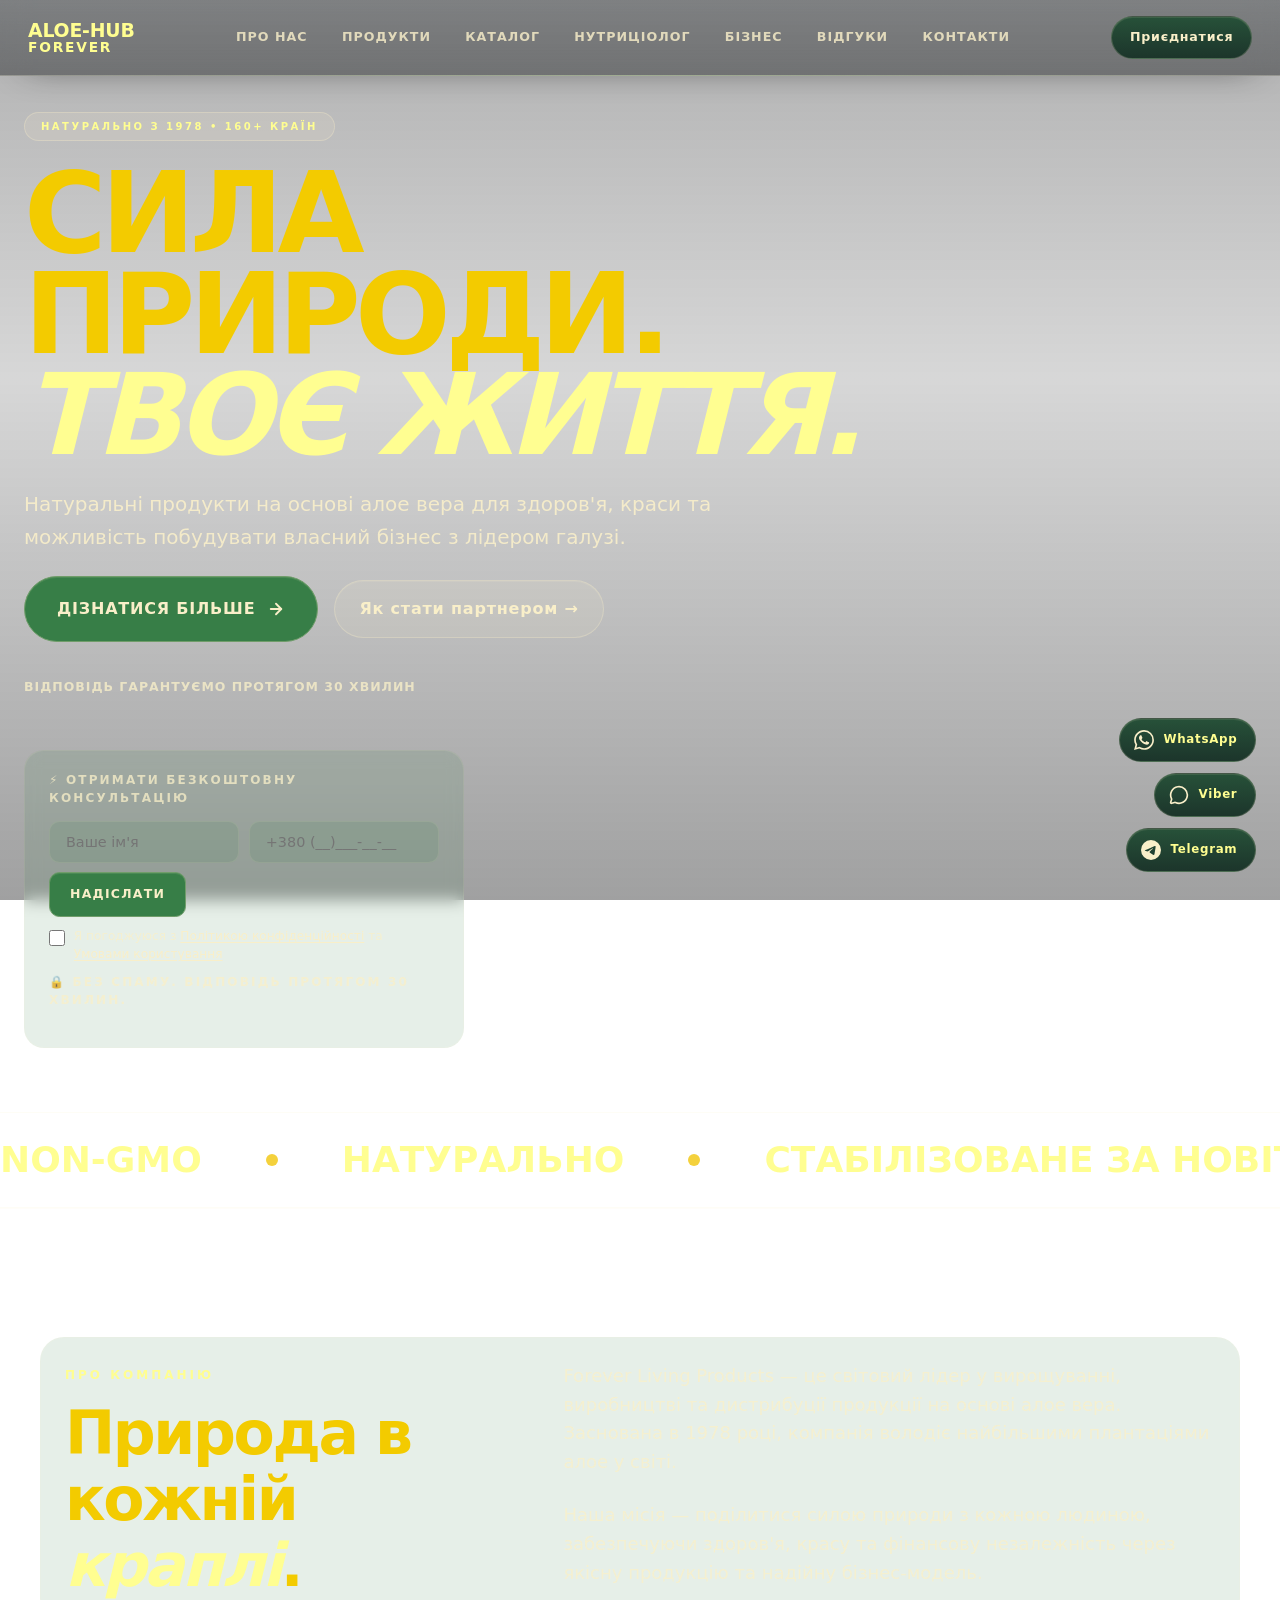
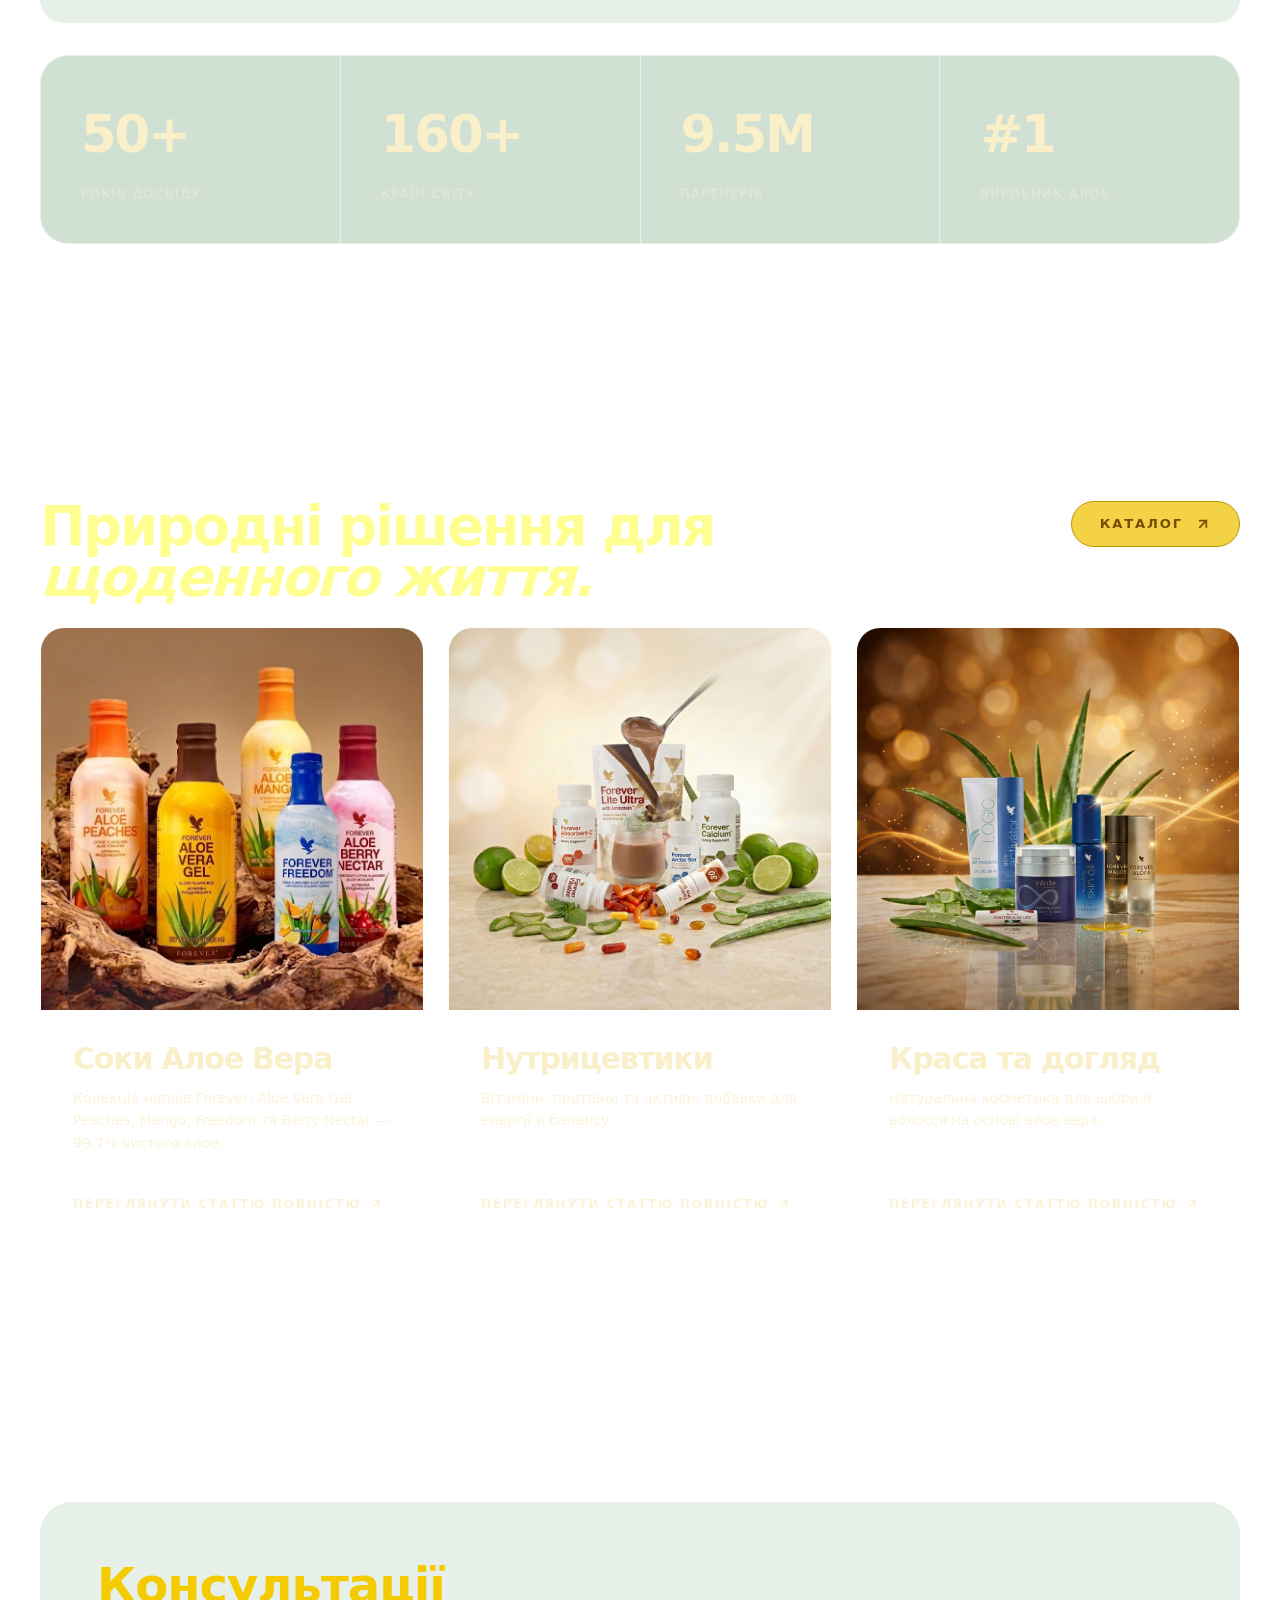
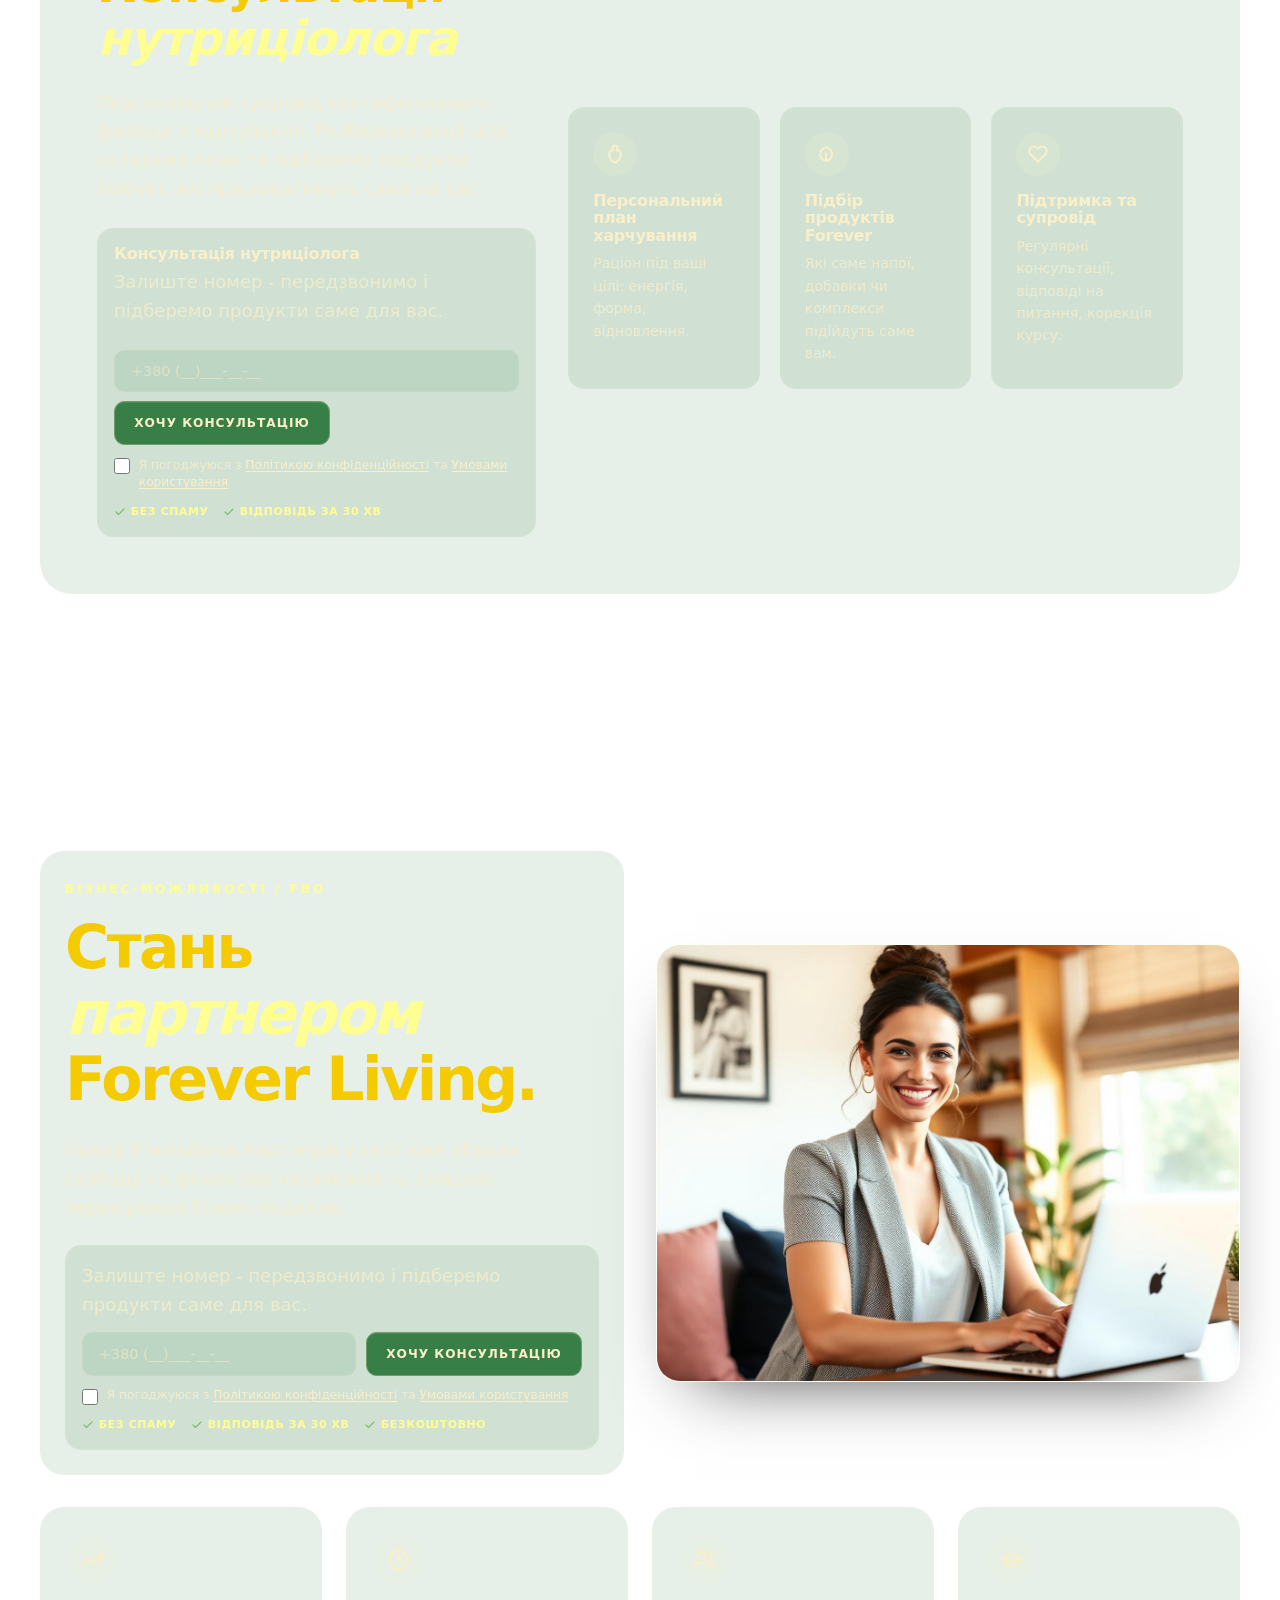
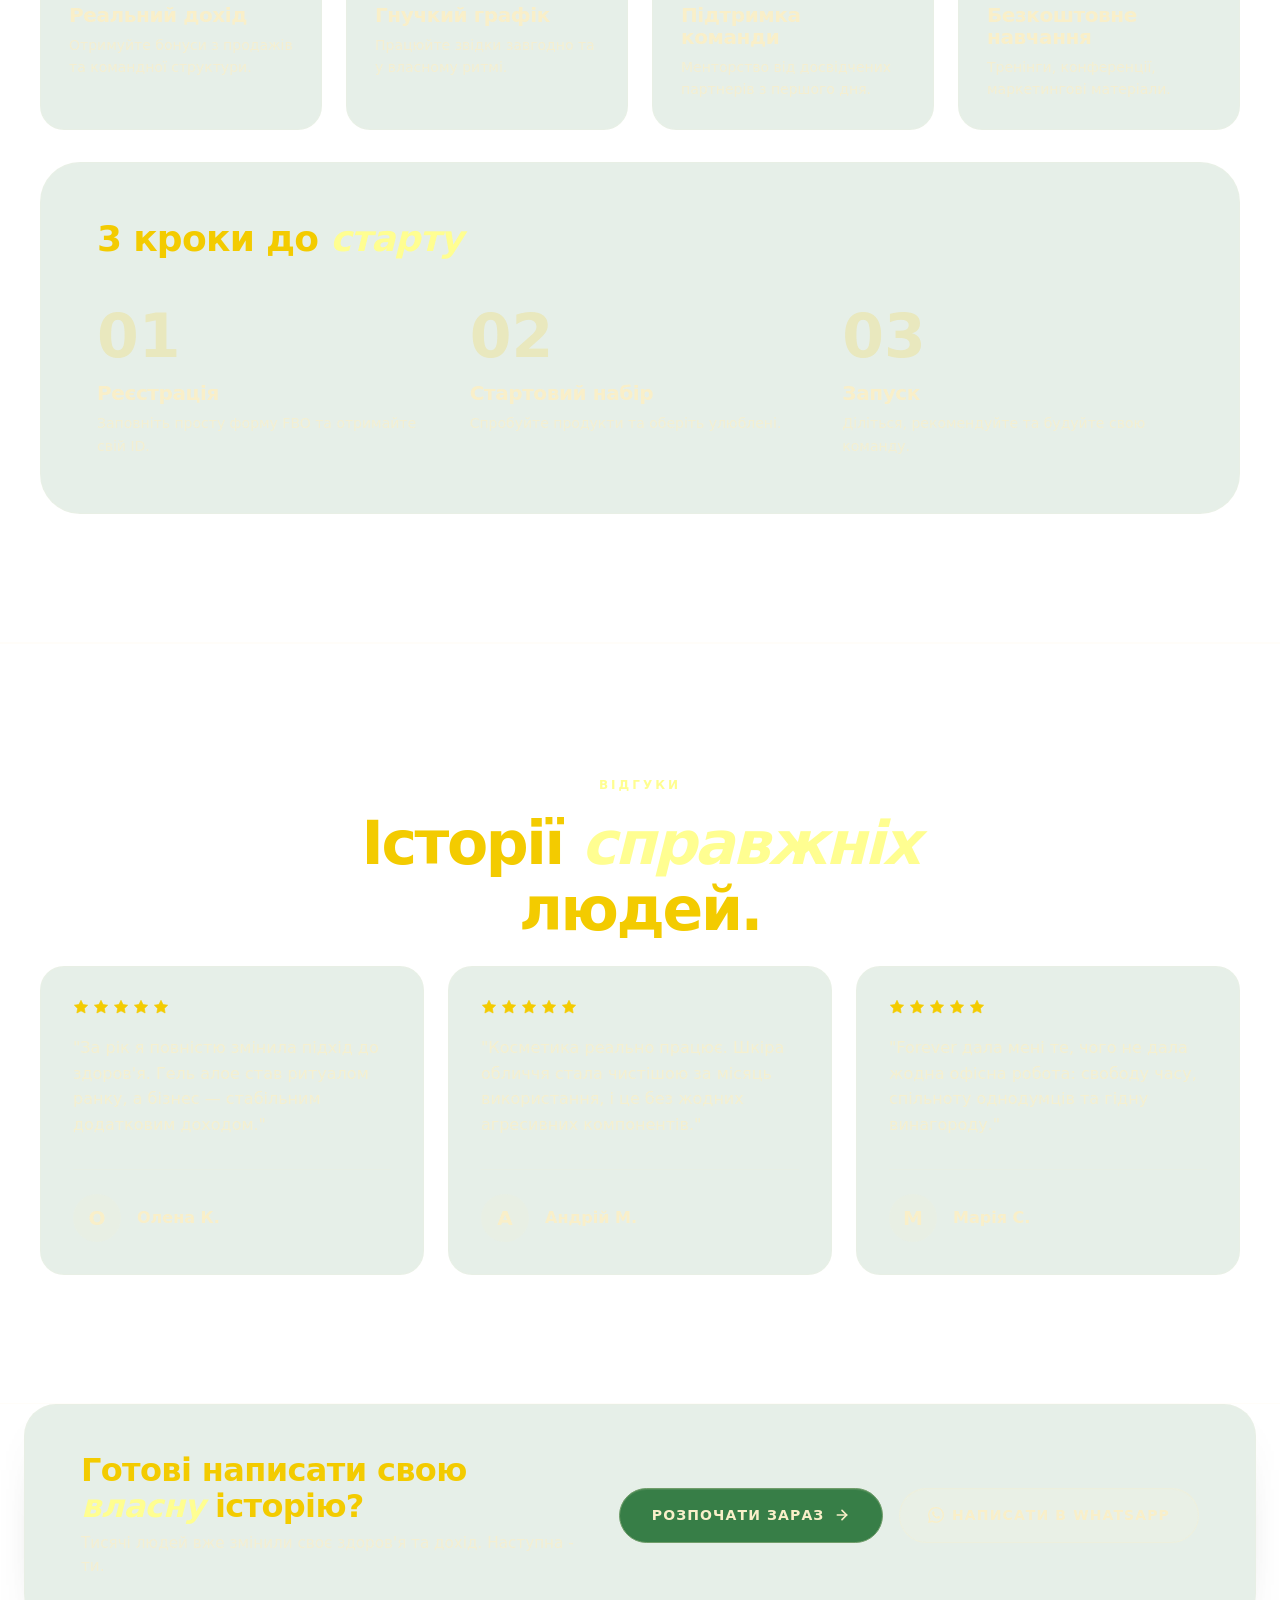
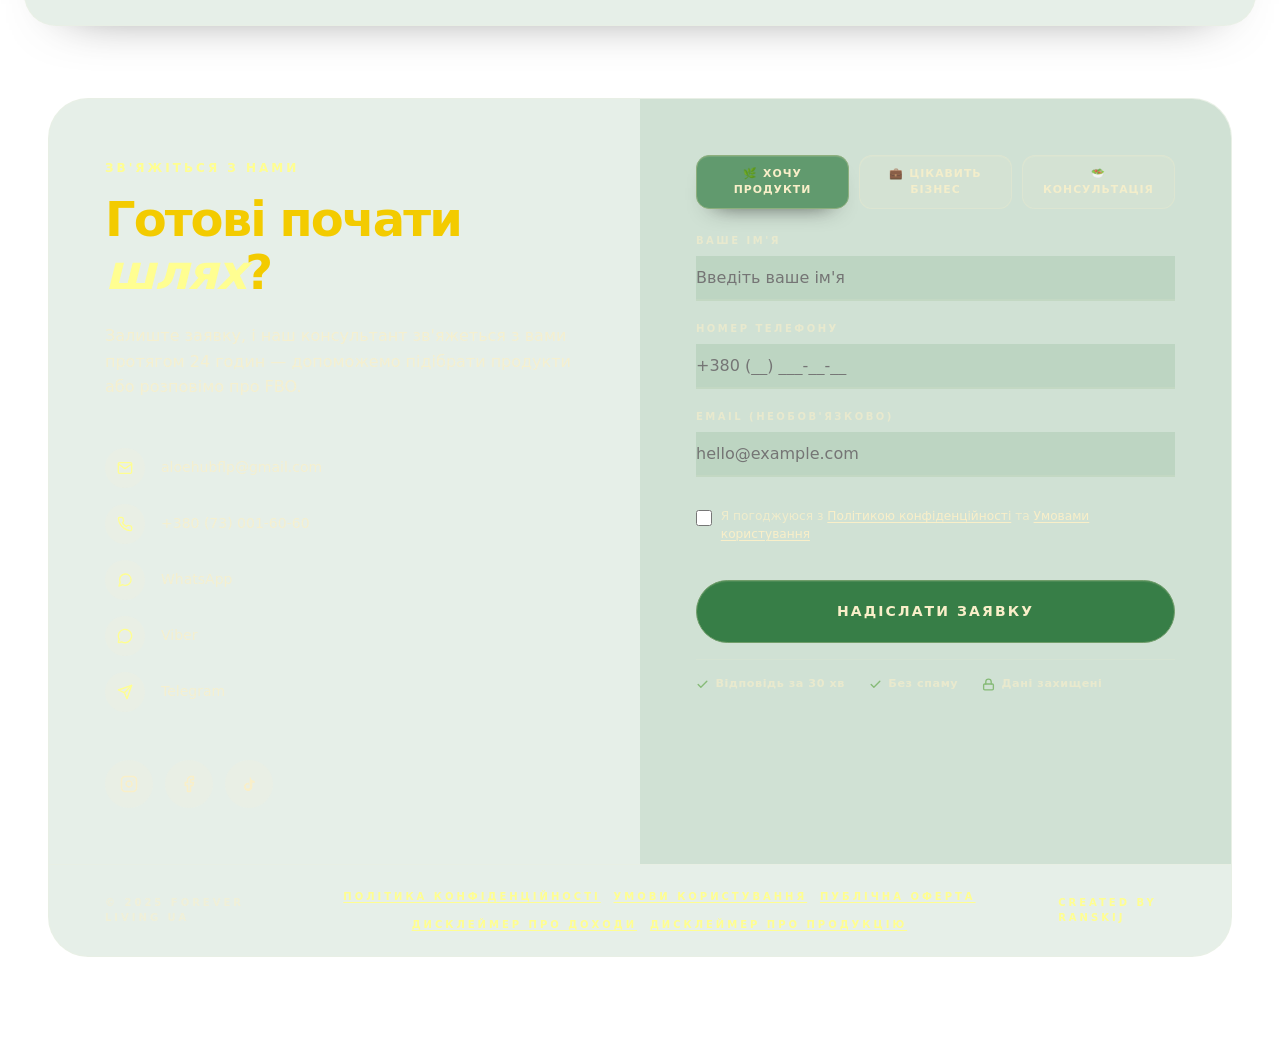
<file: index.html>
<!DOCTYPE html>
<html lang="uk">
<head>
  <meta charset="UTF-8" />
  <meta name="viewport" content="width=device-width, initial-scale=1.0" />
  <meta http-equiv="Content-Security-Policy" content="default-src 'self'; base-uri 'self'; object-src 'none'; frame-src 'none'; form-action 'self'; script-src 'self' 'sha256-MNvT5YqA799Q4mJoIGW8cBxBCjGpwML5D2+Cy3+THFU='; style-src 'self' 'unsafe-inline' https://fonts.googleapis.com; font-src 'self' https://fonts.gstatic.com; img-src 'self' data: https://aloe-hub.flpuretail.com; media-src 'self'; connect-src 'self' https://evqmticivailwbocynub.supabase.co wss://evqmticivailwbocynub.supabase.co; worker-src 'self' blob:" />
  <meta name="referrer" content="strict-origin-when-cross-origin" />
  <title>Forever Living — Натуральна сила алое вера для життя та бізнесу</title>
  <meta name="description" content="Натуральні продукти Forever Living на основі алое вера: здоров'я, краса, харчування. Стань FBO-партнером і побудуй власний бізнес з лідером галузі з 1978 року." />
  <meta name="robots" content="index, follow" />
  <link rel="canonical" href="https://aloe-hub.flpuretail.com/" />
  <meta property="og:title" content="Forever Living — Сила природи з 1978" />
  <meta property="og:description" content="Натуральні продукти алое вера та можливості бізнесу FBO. 50+ років, 160+ країн, 9.5M+ партнерів." />
  <meta property="og:type" content="website" />
  <meta property="og:locale" content="uk_UA" />
  <meta property="og:url" content="https://aloe-hub.flpuretail.com/" />
  <meta property="og:site_name" content="Forever Living UA" />
  <meta property="og:image" content="https://aloe-hub.flpuretail.com/images/hero-aloe.jpg" />
  <meta property="og:image:alt" content="Натуральні продукти Forever Living на основі алое вера" />
  <meta name="twitter:card" content="summary_large_image" />
  <meta name="twitter:title" content="Forever Living — Сила природи з 1978" />
  <meta name="twitter:description" content="Натуральні продукти алое вера та можливості бізнесу FBO." />
  <meta name="twitter:image" content="https://aloe-hub.flpuretail.com/images/hero-aloe.jpg" />
  <script type="application/ld+json">
    {
      "@context": "https://schema.org",
      "@graph": [
        {
          "@type": "Organization",
          "name": "Forever Living UA",
          "url": "https://aloe-hub.flpuretail.com/",
          "logo": "https://aloe-hub.flpuretail.com/images/hero-aloe.jpg"
        },
        {
          "@type": "WebSite",
          "url": "https://aloe-hub.flpuretail.com/",
          "name": "Forever Living UA",
          "inLanguage": "uk-UA"
        }
      ]
    }
  </script>

  <link rel="preconnect" href="https://fonts.googleapis.com" />
  <link rel="preconnect" href="https://fonts.gstatic.com" crossorigin />
  <link href="https://fonts.googleapis.com/css2?family=Syne:wght@700;800&family=Inter:wght@400;500;700&display=swap" rel="stylesheet" />

  <link rel="stylesheet" href="css/main.css?v=20260428-0100" />
  <link rel="stylesheet" href="css/header.css?v=20260428-0100" />
  <link rel="stylesheet" href="css/hero.css?v=20260428-0100" />
  <link rel="stylesheet" href="css/marquee.css" />
  <link rel="stylesheet" href="css/about.css" />
  <link rel="stylesheet" href="css/products.css?v=20260428-0100" />
  <link rel="stylesheet" href="css/nutrition.css" />
  <link rel="stylesheet" href="css/business.css" />
  <link rel="stylesheet" href="css/testimonials.css" />
  <link rel="stylesheet" href="css/contact.css?v=20260428-0100" />
  <link rel="stylesheet" href="css/toast.css?v=20260506-consent-copy" />

  <style>
    /* ===== LEAD FLOW ADDITIONS ===== */

    /* --- Hero inline form --- */
    .hero-lead-form {
      margin-top: 2rem;
      background: color-mix(in oklab, var(--cream) 90%, transparent);
      border: 1.5px solid color-mix(in oklab, var(--forest) 12%, transparent);
      border-radius: 1.25rem;
      padding: 1.25rem 1.5rem 1.5rem;
      backdrop-filter: blur(8px);
      max-width: 440px;
      width: min(100%, 440px);
    }
    .hero-lead-form p {
      font-size: 0.75rem;
      font-weight: 700;
      letter-spacing: 0.18em;
      text-transform: uppercase;
      color: var(--mint);
      margin-bottom: 0.85rem;
    }
    .hero-lead-row {
      display: flex;
      gap: 0.6rem;
      flex-wrap: wrap;
    }
    .hero-lead-row input {
      flex: 1 1 140px;
      background: var(--cream);
      border: 1.5px solid color-mix(in oklab, var(--forest) 18%, transparent);
      border-radius: 0.65rem;
      padding: 0.75rem 1rem;
      font-size: 0.9rem;
      font-family: inherit;
      color: var(--forest);
      outline: none;
      transition: border-color 0.2s;
      min-width: 0;
    }
    .hero-lead-row input:focus { border-color: var(--mint); }
    .hero-lead-btn {
      background: var(--forest);
      color: var(--lime);
      border-radius: 0.65rem;
      padding: 0.75rem 1.25rem;
      font-family: var(--font-display);
      font-weight: 800;
      font-size: 0.78rem;
      letter-spacing: 0.1em;
      text-transform: uppercase;
      white-space: nowrap;
      cursor: pointer;
      border: none;
      transition: background 0.2s, transform 0.2s;
      flex-shrink: 0;
    }
    .hero-lead-btn:hover { background: var(--mint); color: var(--forest); transform: scale(1.04); }
    .hero-lead-note {
      margin-top: 0.6rem;
      font-size: 0.7rem;
      color: color-mix(in oklab, var(--forest) 50%, transparent);
    }

    .hero-response-note {
      margin-top: 0.9rem;
      font-size: 0.78rem;
      font-weight: 700;
      letter-spacing: 0.08em;
      text-transform: uppercase;
      color: color-mix(in oklab, var(--cream) 78%, transparent);
    }

    /* --- Floating messenger buttons --- */
    .float-messengers {
      position: fixed;
      bottom: 1.75rem;
      right: 1.5rem;
      z-index: 200;
      display: flex;
      flex-direction: column;
      gap: 0.65rem;
      align-items: flex-end;
    }
    .float-btn {
      display: flex;
      align-items: center;
      gap: 0.6rem;
      border-radius: 9999px;
      padding: 0.7rem 1.1rem 0.7rem 0.85rem;
      font-family: var(--font-display);
      font-size: 0.75rem;
      font-weight: 800;
      letter-spacing: 0.06em;
      color: #fff;
      text-decoration: none;
      box-shadow: 0 6px 24px rgba(0, 0, 0, 0.18);
      transition: transform 0.25s ease, box-shadow 0.25s ease;
      white-space: nowrap;
    }
    .float-btn:hover { transform: scale(1.07) translateY(-2px); box-shadow: 0 10px 30px rgba(0, 0, 0, 0.22); }
    .float-btn svg { flex-shrink: 0; }
    .float-wa { background: #25d366; }
    .float-viber { background: #665cac; }
    .float-tg { background: #2aabee; }
    .float-label { display: none; }
    @media (min-width: 640px) {
      .float-label { display: inline; }
    }

    /* --- Nutrition lead form --- */
    .nutrition-lead {
      margin-top: 1.4rem;
      background: color-mix(in oklab, var(--cream) 92%, transparent);
      border: 1.5px solid color-mix(in oklab, var(--forest) 12%, transparent);
      border-radius: 1.1rem;
      padding: 1rem;
    }
    .nutrition-lead-title {
      font-family: var(--font-display);
      font-size: 1rem;
      font-weight: 800;
      color: var(--forest);
      margin-bottom: 0.35rem;
    }
    .nutrition-lead-sub {
      font-size: 0.9rem;
      color: color-mix(in oklab, var(--forest) 70%, transparent);
      margin-bottom: 0.75rem;
    }
    .nutrition-lead-form {
      display: flex;
      gap: 0.6rem;
      flex-wrap: wrap;
    }
    .nutrition-lead-form input {
      background: var(--cream);
      border: 1.5px solid color-mix(in oklab, var(--forest) 18%, transparent);
      border-radius: 0.65rem;
      padding: 0.75rem 1rem;
      font-size: 0.9rem;
      font-family: inherit;
      color: var(--forest);
      outline: none;
      flex: 1 1 180px;
      min-width: 0;
    }
    .nutrition-lead-form input:focus { border-color: var(--mint); }
    .nutrition-lead-btn {
      background: var(--forest);
      color: var(--lime);
      border: none;
      cursor: pointer;
      border-radius: 0.65rem;
      padding: 0.75rem 1.2rem;
      font-family: var(--font-display);
      font-weight: 800;
      font-size: 0.76rem;
      letter-spacing: 0.08em;
      text-transform: uppercase;
      white-space: nowrap;
      transition: background 0.2s, transform 0.2s;
    }
    .nutrition-lead-btn:hover { background: var(--mint); color: var(--forest); transform: scale(1.03); }
    .nutrition-lead-perks {
      display: flex;
      gap: 0.9rem;
      flex-wrap: wrap;
      margin-top: 0.75rem;
      font-size: 0.68rem;
      font-weight: 700;
      letter-spacing: 0.06em;
      text-transform: uppercase;
      color: color-mix(in oklab, var(--forest) 58%, transparent);
    }
    .nutrition-lead-perks span {
      display: flex;
      align-items: center;
      gap: 0.3rem;
    }

    /* --- Post-testimonial CTA --- */
    .social-proof-cta {
      padding: 0 1.5rem 2.5rem;
    }
    .social-proof-cta-inner {
      max-width: 1280px;
      margin: 0 auto;
      background: var(--forest);
      border-radius: 2rem;
      padding: 2.5rem;
      display: flex;
      flex-direction: column;
      align-items: center;
      text-align: center;
      gap: 1.5rem;
    }
    @media (min-width: 768px) {
      .social-proof-cta-inner {
        flex-direction: row;
        justify-content: space-between;
        text-align: left;
        padding: 3rem 3.5rem;
      }
    }
    .social-proof-cta-text h3 {
      font-family: var(--font-display);
      font-size: clamp(1.4rem, 3vw, 2rem);
      font-weight: 800;
      color: var(--cream);
      margin-bottom: 0.5rem;
    }
    .social-proof-cta-text p {
      font-size: 0.95rem;
      color: color-mix(in oklab, var(--cream) 65%, transparent);
    }
    .social-proof-cta-actions {
      display: flex;
      gap: 1rem;
      flex-wrap: wrap;
      align-items: center;
      flex-shrink: 0;
    }
    .btn-lime-solid {
      background: var(--lime);
      color: var(--forest);
      display: inline-flex;
      align-items: center;
      gap: 0.6rem;
      padding: 1rem 2rem;
      border-radius: 9999px;
      font-family: var(--font-display);
      font-weight: 800;
      font-size: 0.875rem;
      text-transform: uppercase;
      letter-spacing: 0.08em;
      transition: background 0.2s, transform 0.2s;
      white-space: nowrap;
    }
    .btn-lime-solid:hover { background: var(--mint); transform: scale(1.04); }
    .btn-ghost-cream {
      display: inline-flex;
      align-items: center;
      gap: 0.5rem;
      padding: 1rem 1.75rem;
      border-radius: 9999px;
      border: 2px solid color-mix(in oklab, var(--cream) 30%, transparent);
      font-family: var(--font-display);
      font-weight: 800;
      font-size: 0.875rem;
      text-transform: uppercase;
      letter-spacing: 0.08em;
      color: var(--cream);
      transition: border-color 0.2s, color 0.2s;
      white-space: nowrap;
    }
    .btn-ghost-cream:hover { border-color: var(--lime); color: var(--lime); }

    /* --- Simplified contact form (phone only added) --- */
    .contact-intent-tabs {
      display: flex;
      gap: 0.5rem;
      margin-bottom: 1.5rem;
      flex-wrap: wrap;
    }
    .intent-tab {
      flex: 1;
      min-width: 120px;
      padding: 0.6rem 0.75rem;
      border-radius: 0.6rem;
      border: 2px solid color-mix(in oklab, var(--forest) 15%, transparent);
      background: transparent;
      font-family: var(--font-display);
      font-weight: 800;
      font-size: 0.72rem;
      letter-spacing: 0.08em;
      text-transform: uppercase;
      color: color-mix(in oklab, var(--forest) 60%, transparent);
      cursor: pointer;
      transition: all 0.2s;
      text-align: center;
    }
    .intent-tab.active,
    .intent-tab:hover {
      border-color: var(--forest);
      color: var(--forest);
      background: color-mix(in oklab, var(--lime) 30%, transparent);
    }

    /* --- Trust bar under form --- */
    .form-trust {
      display: flex;
      gap: 1rem 1.5rem;
      flex-wrap: wrap;
      margin-top: 1rem;
      padding-top: 1rem;
      border-top: 1px solid color-mix(in oklab, var(--forest) 10%, transparent);
    }
    .form-trust-item {
      display: flex;
      align-items: center;
      gap: 0.4rem;
      font-size: 0.7rem;
      font-weight: 600;
      letter-spacing: 0.05em;
      color: color-mix(in oklab, var(--forest) 55%, transparent);
    }
    .form-trust-item svg {
      color: var(--mint);
      flex-shrink: 0;
    }
    .lead-consent {
      margin-top: 0.7rem;
      display: grid;
      grid-template-columns: 16px minmax(0, 1fr);
      align-items: start;
      column-gap: 0.55rem;
      font-size: 0.76rem;
      line-height: 1.45;
      color: color-mix(in oklab, var(--forest) 70%, transparent);
    }
    .lead-consent input[type="checkbox"] {
      width: 16px;
      height: 16px;
      margin-top: 0.1rem;
      accent-color: #377E47;
      flex-shrink: 0;
    }
    .lead-consent-text {
      display: inline;
      font-size: 1em;
      font-weight: 500;
      color: inherit;
    }
    .lead-consent a {
      text-decoration: underline;
      text-underline-offset: 2px;
      text-decoration-thickness: 1px;
      color: inherit;
    }
    .contact-legal-links {
      display: inline-flex;
      flex-wrap: wrap;
      gap: 0.8rem;
      justify-content: center;
    }
    .contact-legal-links a {
      text-decoration: underline;
      text-underline-offset: 2px;
    }

    .form-feedback {
      margin-top: 0.7rem;
      border-radius: 0.7rem;
      padding: 0.7rem 0.85rem;
      font-size: 0.86rem;
      font-weight: 700;
      line-height: 1.35;
      display: none;
    }
    .form-feedback.is-visible { display: block; }
    .form-feedback.success {
      background: rgba(47, 138, 88, 0.22);
      color: #d7ffe8;
      border: 1px solid rgba(84, 232, 154, 0.45);
    }
    .form-feedback.error {
      background: rgba(169, 72, 52, 0.28);
      color: #ffe7e2;
      border: 1px solid rgba(255, 152, 127, 0.5);
    }
  </style>
  <link rel="stylesheet" href="css/premium-theme.css?v=20260428-0101" />
</head>
<body class="home-page">
  <!-- ============== FLOATING MESSENGERS ============== -->
  <div class="float-messengers">
    <a href="https://wa.me/380730016060?text=Привіт!%20Хочу%20дізнатися%20більше%20про%20Forever%20Living." class="float-btn float-wa" target="_blank" rel="noopener noreferrer" aria-label="WhatsApp">
      <svg width="20" height="20" viewBox="0 0 24 24" fill="currentColor"><path d="M17.472 14.382c-.297-.149-1.758-.867-2.03-.967-.273-.099-.471-.148-.67.15-.197.297-.767.966-.94 1.164-.173.199-.347.223-.644.075-.297-.15-1.255-.463-2.39-1.475-.883-.788-1.48-1.761-1.653-2.059-.173-.297-.018-.458.13-.606.134-.133.298-.347.446-.52.149-.174.198-.298.298-.497.099-.198.05-.371-.025-.52-.075-.149-.669-1.612-.916-2.207-.242-.579-.487-.5-.669-.51-.173-.008-.371-.01-.57-.01-.198 0-.52.074-.792.372-.272.297-1.04 1.016-1.04 2.479 0 1.462 1.065 2.875 1.213 3.074.149.198 2.096 3.2 5.077 4.487.709.306 1.262.489 1.694.625.712.227 1.36.195 1.871.118.571-.085 1.758-.719 2.006-1.413.248-.694.248-1.289.173-1.413-.074-.124-.272-.198-.57-.347m-5.421 7.403h-.004a9.87 9.87 0 01-5.031-1.378l-.361-.214-3.741.982.998-3.648-.235-.374a9.86 9.86 0 01-1.51-5.26c.001-5.45 4.436-9.884 9.888-9.884 2.64 0 5.122 1.03 6.988 2.898a9.825 9.825 0 012.893 6.994c-.003 5.45-4.437 9.884-9.885 9.884m8.413-18.297A11.815 11.815 0 0012.05 0C5.495 0 .16 5.335.157 11.892c0 2.096.547 4.142 1.588 5.945L.057 24l6.305-1.654a11.882 11.882 0 005.683 1.448h.005c6.554 0 11.89-5.335 11.893-11.893a11.821 11.821 0 00-3.48-8.413Z"/></svg>
      <span class="float-label">WhatsApp</span>
    </a>
    <a href="viber://chat?number=%2B380730016060" class="float-btn float-viber" target="_blank" rel="noopener noreferrer" aria-label="Viber">
      <svg width="20" height="20" viewBox="0 0 24 24" fill="none" stroke="currentColor" stroke-width="2" stroke-linecap="round" stroke-linejoin="round"><path d="M2.992 16.342a2 2 0 0 1 .094 1.167l-1.065 3.29a1 1 0 0 0 1.236 1.168l3.413-.998a2 2 0 0 1 1.099.092 10 10 0 1 0-4.777-4.719"/></svg>
      <span class="float-label">Viber</span>
    </a>
    <a href="https://t.me/+380730016060" class="float-btn float-tg" target="_blank" rel="noopener noreferrer" aria-label="Telegram">
      <svg width="20" height="20" viewBox="0 0 24 24" fill="currentColor"><path d="M11.944 0A12 12 0 0 0 0 12a12 12 0 0 0 12 12 12 12 0 0 0 12-12A12 12 0 0 0 12 0a12 12 0 0 0-.056 0zm4.962 7.224c.1-.002.321.023.465.14a.506.506 0 0 1 .171.325c.016.093.036.306.02.472-.18 1.898-.962 6.502-1.36 8.627-.168.9-.499 1.201-.82 1.23-.696.065-1.225-.46-1.9-.902-1.056-.693-1.653-1.124-2.678-1.8-1.185-.78-.417-1.21.258-1.91.177-.184 3.247-2.977 3.307-3.23.007-.032.014-.15-.056-.212s-.174-.041-.249-.024c-.106.024-1.793 1.14-5.061 3.345-.48.33-.913.49-1.302.48-.428-.008-1.252-.241-1.865-.44-.752-.245-1.349-.374-1.297-.789.027-.216.325-.437.893-.663 3.498-1.524 5.83-2.529 6.998-3.014 3.332-1.386 4.025-1.627 4.476-1.635z"/></svg>
      <span class="float-label">Telegram</span>
    </a>
  </div>

  <!-- ============== HEADER ============== -->
  <header class="site-header" id="siteHeader">
    <nav class="container nav">
      <a href="#top" class="logo"><span class="logo-top">ALOE-HUB</span><span class="logo-bottom">FOREVER</span></a>

      <div class="nav-links">
        <a href="#about">Про нас</a>
        <a href="#products">Продукти</a>
        <a href="https://online.fliphtml5.com/plaqm/fytr/" target="_blank" rel="noopener noreferrer">Каталог</a>
        <a href="#nutrition">Нутриціолог</a>
        <a href="#business">Бізнес</a>
        <a href="#testimonials">Відгуки</a>
        <a href="#contact">Контакти</a>
      </div>

      <a href="#contact" class="nav-cta">Приєднатися</a>

      <button class="nav-toggle" id="navToggle" aria-label="Меню">
        <svg class="icon-menu" width="20" height="20" viewBox="0 0 24 24" fill="none" stroke="currentColor" stroke-width="2.5" stroke-linecap="round"><line x1="3" y1="6" x2="21" y2="6"/><line x1="3" y1="12" x2="21" y2="12"/><line x1="3" y1="18" x2="21" y2="18"/></svg>
        <svg class="icon-close" width="20" height="20" viewBox="0 0 24 24" fill="none" stroke="currentColor" stroke-width="2.5" stroke-linecap="round"><line x1="18" y1="6" x2="6" y2="18"/><line x1="6" y1="6" x2="18" y2="18"/></svg>
      </button>
    </nav>

    <div class="mobile-menu" id="mobileMenu">
      <div class="container mobile-menu-inner">
        <a href="#about">Про нас</a>
        <a href="#products">Продукти</a>
        <a href="https://online.fliphtml5.com/plaqm/fytr/" target="_blank" rel="noopener noreferrer">Каталог</a>
        <a href="#nutrition">Нутриціолог</a>
        <a href="#business">Бізнес</a>
        <a href="#testimonials">Відгуки</a>
        <a href="#contact">Контакти</a>
        <a href="#contact" class="mobile-cta">Приєднатися</a>
      </div>
    </div>
  </header>

  <div class="site-video-bg" aria-hidden="true">
    <video
      autoplay
      muted
      loop
      playsinline
      preload="metadata"
      data-desktop-src="videos/hero-loop.mp4"
      data-mobile-src="videos/hero-loop.mp4"
      data-active-src="videos/hero-loop.mp4"
    >
      <source src="videos/hero-loop.mp4" type="video/mp4" />
    </video>
    <div class="site-video-overlay"></div>
  </div>

  <main>
    <!-- ============== HERO SCROLL ============== -->
    <section id="top" class="hero-scroll-block">
      <div class="hero-scroll-sections">
        <div class="hero-scroll-screen">
          <div class="container hero-grid">
            <div class="hero-content">
              <span class="badge badge-lime">Натурально з 1978 • 160+ країн</span>
              <h1 class="hero-title">
                СИЛА ПРИРОДИ.<br />
                <span class="italic accent-mint">ТВОЄ ЖИТТЯ.</span>
              </h1>
              <p class="hero-text">
                Натуральні продукти на основі алое вера для здоров'я, краси та можливість
                побудувати власний бізнес з лідером галузі.
              </p>
              <div class="hero-actions">
                <a href="#products" class="btn btn-primary">
                  ДІЗНАТИСЯ БІЛЬШЕ
                  <svg width="18" height="18" viewBox="0 0 24 24" fill="none" stroke="currentColor" stroke-width="2.5" stroke-linecap="round" stroke-linejoin="round"><line x1="5" y1="12" x2="19" y2="12"/><polyline points="12 5 19 12 12 19"/></svg>
                </a>
                <a href="#business" class="btn btn-partner">Як стати партнером →</a>
              </div>
              <p class="hero-response-note">Відповідь гарантуємо протягом 30 хвилин</p>

              <form class="hero-lead-form" data-lead-form data-lead-source="hero_form" data-lead-intent="products" data-require-name="true" novalidate>
                <p>⚡ Отримати безкоштовну консультацію</p>
                <div class="hero-lead-row">
                  <input type="text" id="heroName" name="name" placeholder="Ваше ім'я" autocomplete="given-name" />
                  <input type="tel" id="heroPhone" name="phone" placeholder="+380 (__)___-__-__" autocomplete="tel" inputmode="tel" />
                  <button type="submit" class="hero-lead-btn">Надіслати</button>
                </div>
                <label class="lead-consent" for="heroConsent">
                  <input type="checkbox" id="heroConsent" name="consent" />
                  <small class="lead-consent-text">Я погоджуюся з <a href="privacy-policy.html" target="_blank" rel="noopener noreferrer">Політикою конфіденційності</a> та <a href="terms.html" target="_blank" rel="noopener noreferrer">Умовами користування</a></small>
                </label>
                <p class="hero-lead-note">🔒 Без спаму. Відповідь протягом 30 хвилин.</p>
              </form>
            </div>
          </div>
        </div>
      </div>
    </section>

    <!-- ============== MARQUEE ============== -->
    <section class="marquee">
      <div class="marquee-track">
        <div class="marquee-group">
          <span>Non-GMO</span><span class="dot"></span>
          <span>Натурально</span><span class="dot"></span>
          <span>СТАБІЛІЗОВАНЕ ЗА НОВІТНІМИ ТЕХНОЛОГІЯМИ</span><span class="dot"></span>
          <span>СЕРТИФІКАТИ IASC • ISO • Kosher • Halal • Vegan / Vegetarian • Cruelty Free • Gluten Free</span><span class="dot"></span>
          <span>Без парабенів</span><span class="dot"></span>
          <span>160+ країн</span><span class="dot"></span>
        </div>
        <div class="marquee-group" aria-hidden="true">
          <span>Non-GMO</span><span class="dot"></span>
          <span>Натурально</span><span class="dot"></span>
          <span>СТАБІЛІЗОВАНЕ ЗА НОВІТНІМИ ТЕХНОЛОГІЯМИ</span><span class="dot"></span>
          <span>СЕРТИФІКАТИ IASC • ISO • Kosher • Halal • Vegan / Vegetarian • Cruelty Free • Gluten Free</span><span class="dot"></span>
          <span>Без парабенів</span><span class="dot"></span>
          <span>160+ країн</span><span class="dot"></span>
        </div>
      </div>
    </section>

    <!-- ============== ABOUT ============== -->
    <section id="about" class="about container cine-section cine-about">
      <div class="about-intro">
        <div class="about-intro-left">
          <span class="eyebrow eyebrow-mint">Про компанію</span>
          <h2>Природа в кожній <span class="italic accent-mint">краплі</span>.</h2>
        </div>
        <div class="about-intro-right">
          <p>
            Forever Living Products — це світовий лідер у вирощуванні, виробництві та дистрибуції
            продукції на основі алое вера. Заснована в 1978 році, компанія володіє найбільшими
            плантаціями алое у світі.
          </p>
          <p>
            Наша місія — поділитися силою природи з кожною людиною, забезпечуючи здоров'я, красу
            та фінансову незалежність через якісну продукцію та надійну бізнес-модель.
          </p>
        </div>
      </div>

      <div class="stats">
        <div class="stat"><div class="stat-value">50+</div><div class="stat-label">років досвіду</div></div>
        <div class="stat"><div class="stat-value">160+</div><div class="stat-label">країн світу</div></div>
        <div class="stat"><div class="stat-value">9.5M</div><div class="stat-label">партнерів</div></div>
        <div class="stat"><div class="stat-value">#1</div><div class="stat-label">виробник алое</div></div>
      </div>
    </section>

    <!-- ============== PRODUCTS ============== -->
    <section id="products" class="products">
      <div class="container">
        <div class="products-head">
          <div>
            <h2><span class="title-top">Природні рішення для</span><span class="title-bottom italic accent-lime">щоденного життя.</span></h2>
          </div>
          <a href="https://online.fliphtml5.com/plaqm/fytr/" class="btn btn-lime" target="_blank" rel="noopener noreferrer">
            Каталог
            <svg width="18" height="18" viewBox="0 0 24 24" fill="none" stroke="currentColor" stroke-width="2.5" stroke-linecap="round" stroke-linejoin="round"><line x1="7" y1="17" x2="17" y2="7"/><polyline points="7 7 17 7 17 17"/></svg>
          </a>
        </div>

        <div class="product-grid">
          <article class="product-card">
            <a href="aloe-vera.html" class="product-image" target="_blank" rel="noopener noreferrer"><img src="images/product-aloe-gel.jpg" alt="Алое Вера" loading="lazy" /></a>
            <div class="product-body">
              <h3>Соки Алое Вера</h3>
              <p>Колекція напоїв Forever: Aloe Vera Gel, Peaches, Mango, Freedom та Berry Nectar — 99.7% чистого алое.</p>
              <a href="aloe-vera.html" class="product-foot" target="_blank" rel="noopener noreferrer">Переглянути статтю повністю <svg width="14" height="14" viewBox="0 0 24 24" fill="none" stroke="currentColor" stroke-width="2.5" stroke-linecap="round" stroke-linejoin="round"><line x1="7" y1="17" x2="17" y2="7"/><polyline points="7 7 17 7 17 17"/></svg></a>
            </div>
          </article>
          <article class="product-card">
            <a href="nutrition-products.html" class="product-image" target="_blank" rel="noopener noreferrer"><img src="images/product-nutrition.jpg" alt="Харчування" loading="lazy" /></a>
            <div class="product-body">
              <h3>Нутрицевтики</h3>
              <p>Вітаміни, протеїни та активні добавки для енергії й балансу.</p>
              <a href="nutrition-products.html" class="product-foot" target="_blank" rel="noopener noreferrer">Переглянути статтю повністю <svg width="14" height="14" viewBox="0 0 24 24" fill="none" stroke="currentColor" stroke-width="2.5" stroke-linecap="round" stroke-linejoin="round"><line x1="7" y1="17" x2="17" y2="7"/><polyline points="7 7 17 7 17 17"/></svg></a>
            </div>
          </article>
          <article class="product-card">
            <a href="beauty.html" class="product-image" target="_blank" rel="noopener noreferrer"><img src="images/product-beauty.jpg" alt="Краса" loading="lazy" /></a>
            <div class="product-body">
              <h3>Краса та догляд</h3>
              <p>Натуральна косметика для шкіри й волосся на основі алое вера.</p>
              <a href="beauty.html" class="product-foot" target="_blank" rel="noopener noreferrer">Переглянути статтю повністю <svg width="14" height="14" viewBox="0 0 24 24" fill="none" stroke="currentColor" stroke-width="2.5" stroke-linecap="round" stroke-linejoin="round"><line x1="7" y1="17" x2="17" y2="7"/><polyline points="7 7 17 7 17 17"/></svg></a>
            </div>
          </article>
        </div>
      </div>
    </section>

    <!-- ============== NUTRITION ============== -->
    <section id="nutrition" class="nutrition container">
      <div class="nutrition-card">
        <div class="nutrition-left">
          <h3>Консультації <span class="italic accent-mint">нутриціолога</span></h3>
          <p>
            Персональний супровід сертифікованого фахівця з харчування. Розберемо ваші цілі,
            складемо план та підберемо продукти Forever, які працюватимуть саме на вас.
          </p>
          <form class="nutrition-lead" data-lead-form data-lead-source="nutrition_form" data-lead-intent="nutrition" novalidate>
            <h4 class="nutrition-lead-title">Консультація нутриціолога</h4>
            <p class="nutrition-lead-sub">Залиште номер - передзвонимо і підберемо продукти саме для вас.</p>
            <div class="nutrition-lead-form">
              <input type="tel" id="nutritionPhone" name="phone" placeholder="+380 (__)___-__-__" inputmode="tel" autocomplete="tel" />
              <button type="submit" class="nutrition-lead-btn">Хочу консультацію</button>
            </div>
            <label class="lead-consent" for="nutritionConsent">
              <input type="checkbox" id="nutritionConsent" name="consent" />
              <small class="lead-consent-text">Я погоджуюся з <a href="privacy-policy.html" target="_blank" rel="noopener noreferrer">Політикою конфіденційності</a> та <a href="terms.html" target="_blank" rel="noopener noreferrer">Умовами користування</a></small>
            </label>
            <div class="nutrition-lead-perks">
              <span><svg width="12" height="12" viewBox="0 0 24 24" fill="none" stroke="currentColor" stroke-width="2.5" stroke-linecap="round" stroke-linejoin="round"><polyline points="20 6 9 17 4 12"/></svg> Без спаму</span>
              <span><svg width="12" height="12" viewBox="0 0 24 24" fill="none" stroke="currentColor" stroke-width="2.5" stroke-linecap="round" stroke-linejoin="round"><polyline points="20 6 9 17 4 12"/></svg> Відповідь за 30 хв</span>
            </div>
          </form>
        </div>
        <div class="nutrition-right">
          <div class="nutrition-topic">
            <div class="topic-icon"><svg width="20" height="20" viewBox="0 0 24 24" fill="none" stroke="currentColor" stroke-width="2.5" stroke-linecap="round" stroke-linejoin="round"><path d="M12 2a3 3 0 0 0-3 3c0 1.5 1 2 1 3-2-1-5 .5-5 4 0 5 4 10 7 10s7-5 7-10c0-3.5-3-5-5-4 0-1 1-1.5 1-3a3 3 0 0 0-3-3z"/></svg></div>
            <h4>Персональний план харчування</h4>
            <p>Раціон під ваші цілі: енергія, форма, відновлення.</p>
          </div>
          <div class="nutrition-topic">
            <div class="topic-icon"><svg width="20" height="20" viewBox="0 0 24 24" fill="none" stroke="currentColor" stroke-width="2.5" stroke-linecap="round" stroke-linejoin="round"><path d="M11 20A7 7 0 0 1 4 13c0-3.5 1.5-7 7-9 5.5 2 7 5.5 7 9a7 7 0 0 1-7 7z"/><path d="M11 20v-9"/></svg></div>
            <h4>Підбір продуктів Forever</h4>
            <p>Які саме напої, добавки чи комплекси підійдуть саме вам.</p>
          </div>
          <div class="nutrition-topic">
            <div class="topic-icon"><svg width="20" height="20" viewBox="0 0 24 24" fill="none" stroke="currentColor" stroke-width="2.5" stroke-linecap="round" stroke-linejoin="round"><path d="M20.84 4.61a5.5 5.5 0 0 0-7.78 0L12 5.67l-1.06-1.06a5.5 5.5 0 0 0-7.78 7.78L12 21.23l8.84-8.84a5.5 5.5 0 0 0 0-7.78z"/></svg></div>
            <h4>Підтримка та супровід</h4>
            <p>Регулярні консультації, відповіді на питання, корекція курсу.</p>
          </div>
        </div>
      </div>
    </section>

    <!-- ============== BUSINESS ============== -->
    <section id="business" class="business container">
      <div class="business-intro">
        <div class="business-intro-text">
          <span class="eyebrow eyebrow-mint">Бізнес-можливості / FBO</span>
          <h2>Стань <span class="italic accent-mint">партнером</span> Forever Living.</h2>
          <p>Понад 9 мільйонів партнерів у світі вже обрали свободу та фінансову незалежність з нашою перевіреною бізнес-моделлю.</p>
          <form class="nutrition-lead" data-lead-form data-lead-source="business_form" data-lead-intent="business" novalidate>
            <p class="nutrition-lead-sub">Залиште номер - передзвонимо і підберемо продукти саме для вас.</p>
            <div class="nutrition-lead-form">
              <input type="tel" id="businessPhone" name="phone" placeholder="+380 (__)___-__-__" inputmode="tel" autocomplete="tel" />
              <button type="submit" class="nutrition-lead-btn">Хочу консультацію</button>
            </div>
            <label class="lead-consent" for="businessConsent">
              <input type="checkbox" id="businessConsent" name="consent" />
              <small class="lead-consent-text">Я погоджуюся з <a href="privacy-policy.html" target="_blank" rel="noopener noreferrer">Політикою конфіденційності</a> та <a href="terms.html" target="_blank" rel="noopener noreferrer">Умовами користування</a></small>
            </label>
            <div class="nutrition-lead-perks">
              <span><svg width="12" height="12" viewBox="0 0 24 24" fill="none" stroke="currentColor" stroke-width="2.5" stroke-linecap="round" stroke-linejoin="round"><polyline points="20 6 9 17 4 12"/></svg> Без спаму</span>
              <span><svg width="12" height="12" viewBox="0 0 24 24" fill="none" stroke="currentColor" stroke-width="2.5" stroke-linecap="round" stroke-linejoin="round"><polyline points="20 6 9 17 4 12"/></svg> Відповідь за 30 хв</span>
              <span><svg width="12" height="12" viewBox="0 0 24 24" fill="none" stroke="currentColor" stroke-width="2.5" stroke-linecap="round" stroke-linejoin="round"><polyline points="20 6 9 17 4 12"/></svg> Безкоштовно</span>
            </div>
          </form>
        </div>
        <div class="business-intro-image">
          <img src="images/business-lifestyle.jpg" alt="Партнерка Forever Living працює з ноутбуком" loading="lazy" />
        </div>
      </div>

      <div class="benefits">
        <div class="benefit">
          <div class="benefit-icon"><svg width="22" height="22" viewBox="0 0 24 24" fill="none" stroke="currentColor" stroke-width="2.5" stroke-linecap="round" stroke-linejoin="round"><polyline points="23 6 13.5 15.5 8.5 10.5 1 18"/><polyline points="17 6 23 6 23 12"/></svg></div>
          <h3>Реальний дохід</h3>
          <p>Отримуйте бонуси з продажів та командної структури.</p>
        </div>
        <div class="benefit">
          <div class="benefit-icon"><svg width="22" height="22" viewBox="0 0 24 24" fill="none" stroke="currentColor" stroke-width="2.5" stroke-linecap="round" stroke-linejoin="round"><circle cx="12" cy="12" r="10"/><polyline points="12 6 12 12 16 14"/></svg></div>
          <h3>Гнучкий графік</h3>
          <p>Працюйте звідки завгодно та у власному ритмі.</p>
        </div>
        <div class="benefit">
          <div class="benefit-icon"><svg width="22" height="22" viewBox="0 0 24 24" fill="none" stroke="currentColor" stroke-width="2.5" stroke-linecap="round" stroke-linejoin="round"><path d="M17 21v-2a4 4 0 0 0-4-4H5a4 4 0 0 0-4 4v2"/><circle cx="9" cy="7" r="4"/><path d="M23 21v-2a4 4 0 0 0-3-3.87"/><path d="M16 3.13a4 4 0 0 1 0 7.75"/></svg></div>
          <h3>Підтримка команди</h3>
          <p>Менторство від досвідчених партнерів з першого дня.</p>
        </div>
        <div class="benefit">
          <div class="benefit-icon"><svg width="22" height="22" viewBox="0 0 24 24" fill="none" stroke="currentColor" stroke-width="2.5" stroke-linecap="round" stroke-linejoin="round"><path d="M22 10v6M2 10l10-5 10 5-10 5z"/><path d="M6 12v5c3 3 9 3 12 0v-5"/></svg></div>
          <h3>Безкоштовне навчання</h3>
          <p>Тренінги, конференції, маркетингові матеріали.</p>
        </div>
      </div>

      <div class="steps">
        <h3>3 кроки до <span class="italic accent-lime">старту</span></h3>
        <div class="steps-grid">
          <div class="step"><div class="step-num">01</div><h4>Реєстрація</h4><p>Заповніть просту форму FBO та отримайте свій ID.</p></div>
          <div class="step"><div class="step-num">02</div><h4>Стартовий набір</h4><p>Спробуйте продукти та оберіть улюблені.</p></div>
          <div class="step"><div class="step-num">03</div><h4>Запуск</h4><p>Діліться, рекомендуйте та будуйте свою команду.</p></div>
        </div>
      </div>
    </section>

    <!-- ============== TESTIMONIALS ============== -->
    <section id="testimonials" class="testimonials container">
      <div class="testimonials-head">
        <span class="eyebrow eyebrow-mint">Відгуки</span>
        <h2>Історії <span class="italic accent-mint">справжніх</span> людей.</h2>
      </div>

      <div class="reviews">
        <article class="review">
          <div class="stars">
            <svg viewBox="0 0 24 24"><polygon points="12 2 15.09 8.26 22 9.27 17 14.14 18.18 21.02 12 17.77 5.82 21.02 7 14.14 2 9.27 8.91 8.26 12 2"/></svg>
            <svg viewBox="0 0 24 24"><polygon points="12 2 15.09 8.26 22 9.27 17 14.14 18.18 21.02 12 17.77 5.82 21.02 7 14.14 2 9.27 8.91 8.26 12 2"/></svg>
            <svg viewBox="0 0 24 24"><polygon points="12 2 15.09 8.26 22 9.27 17 14.14 18.18 21.02 12 17.77 5.82 21.02 7 14.14 2 9.27 8.91 8.26 12 2"/></svg>
            <svg viewBox="0 0 24 24"><polygon points="12 2 15.09 8.26 22 9.27 17 14.14 18.18 21.02 12 17.77 5.82 21.02 7 14.14 2 9.27 8.91 8.26 12 2"/></svg>
            <svg viewBox="0 0 24 24"><polygon points="12 2 15.09 8.26 22 9.27 17 14.14 18.18 21.02 12 17.77 5.82 21.02 7 14.14 2 9.27 8.91 8.26 12 2"/></svg>
          </div>
          <p class="review-text">"За рік я повністю змінила підхід до здоров'я. Гель алое став ритуалом ранку, а бізнес — стабільним додатковим доходом."</p>
          <div class="review-author"><div class="avatar">О</div><div><div class="name">Олена К.</div></div></div>
        </article>

        <article class="review">
          <div class="stars">
            <svg viewBox="0 0 24 24"><polygon points="12 2 15.09 8.26 22 9.27 17 14.14 18.18 21.02 12 17.77 5.82 21.02 7 14.14 2 9.27 8.91 8.26 12 2"/></svg>
            <svg viewBox="0 0 24 24"><polygon points="12 2 15.09 8.26 22 9.27 17 14.14 18.18 21.02 12 17.77 5.82 21.02 7 14.14 2 9.27 8.91 8.26 12 2"/></svg>
            <svg viewBox="0 0 24 24"><polygon points="12 2 15.09 8.26 22 9.27 17 14.14 18.18 21.02 12 17.77 5.82 21.02 7 14.14 2 9.27 8.91 8.26 12 2"/></svg>
            <svg viewBox="0 0 24 24"><polygon points="12 2 15.09 8.26 22 9.27 17 14.14 18.18 21.02 12 17.77 5.82 21.02 7 14.14 2 9.27 8.91 8.26 12 2"/></svg>
            <svg viewBox="0 0 24 24"><polygon points="12 2 15.09 8.26 22 9.27 17 14.14 18.18 21.02 12 17.77 5.82 21.02 7 14.14 2 9.27 8.91 8.26 12 2"/></svg>
          </div>
          <p class="review-text">"Косметика реально працює. Шкіра обличчя стала чистішою за місяць використання, і це без жодних агресивних компонентів."</p>
          <div class="review-author"><div class="avatar">А</div><div><div class="name">Андрій М.</div></div></div>
        </article>

        <article class="review">
          <div class="stars">
            <svg viewBox="0 0 24 24"><polygon points="12 2 15.09 8.26 22 9.27 17 14.14 18.18 21.02 12 17.77 5.82 21.02 7 14.14 2 9.27 8.91 8.26 12 2"/></svg>
            <svg viewBox="0 0 24 24"><polygon points="12 2 15.09 8.26 22 9.27 17 14.14 18.18 21.02 12 17.77 5.82 21.02 7 14.14 2 9.27 8.91 8.26 12 2"/></svg>
            <svg viewBox="0 0 24 24"><polygon points="12 2 15.09 8.26 22 9.27 17 14.14 18.18 21.02 12 17.77 5.82 21.02 7 14.14 2 9.27 8.91 8.26 12 2"/></svg>
            <svg viewBox="0 0 24 24"><polygon points="12 2 15.09 8.26 22 9.27 17 14.14 18.18 21.02 12 17.77 5.82 21.02 7 14.14 2 9.27 8.91 8.26 12 2"/></svg>
            <svg viewBox="0 0 24 24"><polygon points="12 2 15.09 8.26 22 9.27 17 14.14 18.18 21.02 12 17.77 5.82 21.02 7 14.14 2 9.27 8.91 8.26 12 2"/></svg>
          </div>
          <p class="review-text">"Forever дала мені те, чого не дала жодна офісна робота: свободу часу, спільноту однодумців та гідну винагороду."</p>
          <div class="review-author"><div class="avatar">М</div><div><div class="name">Марія С.</div></div></div>
        </article>
      </div>
    </section>

    <!-- ============== POST-TESTIMONIAL CTA ============== -->
    <section class="social-proof-cta">
      <div class="social-proof-cta-inner">
        <div class="social-proof-cta-text">
          <h3>Готові написати свою <span class="italic accent-lime">власну</span> історію?</h3>
          <p>Тисячі людей вже змінили своє здоров'я та дохід. Наступна - ти.</p>
        </div>
        <div class="social-proof-cta-actions">
          <a href="#contact" class="btn-lime-solid">
            Розпочати зараз
            <svg width="16" height="16" viewBox="0 0 24 24" fill="none" stroke="currentColor" stroke-width="2.5" stroke-linecap="round" stroke-linejoin="round"><line x1="5" y1="12" x2="19" y2="12"/><polyline points="12 5 19 12 12 19"/></svg>
          </a>
          <a href="https://wa.me/380730016060" class="btn-ghost-cream" target="_blank" rel="noopener noreferrer">
            <svg width="16" height="16" viewBox="0 0 24 24" fill="currentColor"><path d="M17.472 14.382c-.297-.149-1.758-.867-2.03-.967-.273-.099-.471-.148-.67.15-.197.297-.767.966-.94 1.164-.173.199-.347.223-.644.075-.297-.15-1.255-.463-2.39-1.475-.883-.788-1.48-1.761-1.653-2.059-.173-.297-.018-.458.13-.606.134-.133.298-.347.446-.52.149-.174.198-.298.298-.497.099-.198.05-.371-.025-.52-.075-.149-.669-1.612-.916-2.207-.242-.579-.487-.5-.669-.51-.173-.008-.371-.01-.57-.01-.198 0-.52.074-.792.372-.272.297-1.04 1.016-1.04 2.479 0 1.462 1.065 2.875 1.213 3.074.149.198 2.096 3.2 5.077 4.487.709.306 1.262.489 1.694.625.712.227 1.36.195 1.871.118.571-.085 1.758-.719 2.006-1.413.248-.694.248-1.289.173-1.413-.074-.124-.272-.198-.57-.347m-5.421 7.403h-.004a9.87 9.87 0 01-5.031-1.378l-.361-.214-3.741.982.998-3.648-.235-.374a9.86 9.86 0 01-1.51-5.26c.001-5.45 4.436-9.884 9.888-9.884 2.64 0 5.122 1.03 6.988 2.898a9.825 9.825 0 012.893 6.994c-.003 5.45-4.437 9.884-9.885 9.884m8.413-18.297A11.815 11.815 0 0012.05 0C5.495 0 .16 5.335.157 11.892c0 2.096.547 4.142 1.588 5.945L.057 24l6.305-1.654a11.882 11.882 0 005.683 1.448h.005c6.554 0 11.89-5.335 11.893-11.893a11.821 11.821 0 00-3.48-8.413Z"/></svg>
            Написати в WhatsApp
          </a>
        </div>
      </div>
    </section>

    <!-- ============== CONTACT ============== -->
    <section id="contact" class="contact">
      <div class="container">
        <div class="contact-card">
          <div class="contact-grid">
            <div class="contact-info">
              <div>
                <span class="eyebrow eyebrow-lime">Зв'яжіться з нами</span>
                <h2>Готові почати <span class="italic accent-lime">шлях</span>?</h2>
                <p>Залиште заявку, і наш консультант зв'яжеться з вами протягом 24 годин — допоможемо підібрати продукти або розповімо про FBO.</p>
              </div>

              <div class="contact-links">
                <a href="mailto:aloehubflp@gmail.com">
                  <span class="contact-icon"><svg width="16" height="16" viewBox="0 0 24 24" fill="none" stroke="currentColor" stroke-width="2" stroke-linecap="round" stroke-linejoin="round"><path d="M4 4h16c1.1 0 2 .9 2 2v12c0 1.1-.9 2-2 2H4c-1.1 0-2-.9-2-2V6c0-1.1.9-2 2-2z"/><polyline points="22,6 12,13 2,6"/></svg></span>
                  aloehubflp@gmail.com
                </a>
                <a href="tel:+380730016060">
                  <span class="contact-icon"><svg width="16" height="16" viewBox="0 0 24 24" fill="none" stroke="currentColor" stroke-width="2" stroke-linecap="round" stroke-linejoin="round"><path d="M22 16.92v3a2 2 0 0 1-2.18 2 19.79 19.79 0 0 1-8.63-3.07 19.5 19.5 0 0 1-6-6 19.79 19.79 0 0 1-3.07-8.67A2 2 0 0 1 4.11 2h3a2 2 0 0 1 2 1.72 12.84 12.84 0 0 0 .7 2.81 2 2 0 0 1-.45 2.11L8.09 9.91a16 16 0 0 0 6 6l1.27-1.27a2 2 0 0 1 2.11-.45 12.84 12.84 0 0 0 2.81.7A2 2 0 0 1 22 16.92z"/></svg></span>
                  +380 (73) 001-60-60
                </a>
                <a href="https://wa.me/380730016060" target="_blank" rel="noopener noreferrer">
                  <span class="contact-icon"><svg width="16" height="16" viewBox="0 0 24 24" fill="none" stroke="currentColor" stroke-width="2" stroke-linecap="round" stroke-linejoin="round"><path d="M21 11.5a8.38 8.38 0 0 1-.9 3.8 8.5 8.5 0 0 1-7.6 4.7 8.38 8.38 0 0 1-3.8-.9L3 21l1.9-5.7a8.38 8.38 0 0 1-.9-3.8 8.5 8.5 0 0 1 4.7-7.6 8.38 8.38 0 0 1 3.8-.9h.5a8.48 8.48 0 0 1 8 8v.5z"/></svg></span>
                  WhatsApp
                </a>
                <a href="viber://chat?number=%2B380730016060" target="_blank" rel="noopener noreferrer">
                  <span class="contact-icon"><svg width="16" height="16" viewBox="0 0 24 24" fill="none" stroke="currentColor" stroke-width="2" stroke-linecap="round" stroke-linejoin="round"><path d="M2.992 16.342a2 2 0 0 1 .094 1.167l-1.065 3.29a1 1 0 0 0 1.236 1.168l3.413-.998a2 2 0 0 1 1.099.092 10 10 0 1 0-4.777-4.719"/></svg></span>
                  Viber
                </a>
                <a href="https://t.me/+380730016060" target="_blank" rel="noopener noreferrer">
                  <span class="contact-icon"><svg width="16" height="16" viewBox="0 0 24 24" fill="none" stroke="currentColor" stroke-width="2" stroke-linecap="round" stroke-linejoin="round"><line x1="22" y1="2" x2="11" y2="13"/><polygon points="22 2 15 22 11 13 2 9 22 2"/></svg></span>
                  Telegram
                </a>
              </div>

              <div class="socials">
                <a href="#" aria-label="Instagram"><svg width="18" height="18" viewBox="0 0 24 24" fill="none" stroke="currentColor" stroke-width="2" stroke-linecap="round" stroke-linejoin="round"><rect x="2" y="2" width="20" height="20" rx="5" ry="5"/><path d="M16 11.37A4 4 0 1 1 12.63 8 4 4 0 0 1 16 11.37z"/><line x1="17.5" y1="6.5" x2="17.51" y2="6.5"/></svg></a>
                <a href="#" aria-label="Facebook"><svg width="18" height="18" viewBox="0 0 24 24" fill="none" stroke="currentColor" stroke-width="2" stroke-linecap="round" stroke-linejoin="round"><path d="M18 2h-3a5 5 0 0 0-5 5v3H7v4h3v8h4v-8h3l1-4h-4V7a1 1 0 0 1 1-1h3z"/></svg></a>
                <a href="#" aria-label="TikTok"><svg width="18" height="18" viewBox="0 0 24 24" fill="currentColor"><path d="M14 3c.2 1.7 1.1 3.1 2.6 3.9.9.5 1.9.8 2.9.8v2.9a8.6 8.6 0 0 1-3-.6v5.8a5.6 5.6 0 1 1-5.6-5.6c.3 0 .6 0 .9.1v3a2.6 2.6 0 1 0 1.2 2.2V3h3z"/></svg></a>
              </div>
            </div>

            <div class="contact-form-wrap">
              <div class="contact-intent-tabs">
                <button type="button" class="intent-tab active" data-intent-value="products">🌿 Хочу продукти</button>
                <button type="button" class="intent-tab" data-intent-value="business">💼 Цікавить бізнес</button>
                <button type="button" class="intent-tab" data-intent-value="nutrition">🥗 Консультація</button>
              </div>

              <form id="contactForm" class="contact-form" novalidate>
                <input type="hidden" name="intent" id="intentField" value="products" />
                <input type="text" name="_honey" tabindex="-1" autocomplete="off" style="display:none" aria-hidden="true" />
                <div class="field">
                  <label>Ваше ім'я</label>
                  <input name="name" required placeholder="Введіть ваше ім'я" />
                </div>
                <div class="field">
                  <label>Номер телефону</label>
                  <input name="phone" type="tel" required inputmode="tel" autocomplete="tel" placeholder="+380 (__) ___-__-__" />
                </div>
                <div class="field">
                  <label>Email (необов'язково)</label>
                  <input name="email" type="email" placeholder="hello@example.com" />
                </div>
                <label class="lead-consent" for="contactConsent">
                  <input type="checkbox" id="contactConsent" name="consent" required />
                  <small class="lead-consent-text">Я погоджуюся з <a href="privacy-policy.html" target="_blank" rel="noopener noreferrer">Політикою конфіденційності</a> та <a href="terms.html" target="_blank" rel="noopener noreferrer">Умовами користування</a></small>
                </label>
                <button type="submit" class="btn-submit">Надіслати заявку</button>
                <div id="contactFeedback" class="form-feedback" aria-live="polite"></div>
              </form>

              <div class="form-trust">
                <div class="form-trust-item">
                  <svg width="13" height="13" viewBox="0 0 24 24" fill="none" stroke="currentColor" stroke-width="2.5" stroke-linecap="round" stroke-linejoin="round"><polyline points="20 6 9 17 4 12"/></svg>
                  Відповідь за 30 хв
                </div>
                <div class="form-trust-item">
                  <svg width="13" height="13" viewBox="0 0 24 24" fill="none" stroke="currentColor" stroke-width="2.5" stroke-linecap="round" stroke-linejoin="round"><polyline points="20 6 9 17 4 12"/></svg>
                  Без спаму
                </div>
                <div class="form-trust-item">
                  <svg width="13" height="13" viewBox="0 0 24 24" fill="none" stroke="currentColor" stroke-width="2.5" stroke-linecap="round" stroke-linejoin="round"><rect x="3" y="11" width="18" height="11" rx="2" ry="2"/><path d="M7 11V7a5 5 0 0 1 10 0v4"/></svg>
                  Дані захищені
                </div>
              </div>
            </div>
          </div>

          <div class="contact-foot">
            <a href="https://aloe-hub.flpuretail.com" target="_blank" rel="noopener noreferrer">© 2025 Forever Living UA</a>
            <span class="contact-legal-links">
              <a href="privacy-policy.html" target="_blank" rel="noopener noreferrer">Політика конфіденційності</a>
              <a href="terms.html" target="_blank" rel="noopener noreferrer">Умови користування</a>
              <a href="public-offer.html" target="_blank" rel="noopener noreferrer">Публічна оферта</a>
              <a href="earnings-disclaimer.html" target="_blank" rel="noopener noreferrer">Дисклеймер про доходи</a>
              <a href="product-disclaimer.html" target="_blank" rel="noopener noreferrer">Дисклеймер про продукцію</a>
            </span>
            <span>created by Ranskij</span>
          </div>
        </div>
      </div>
    </section>
  </main>

  <!-- Toast container -->
  <div id="toastRoot" class="toast-root" aria-live="polite"></div>

  <script src="js/vendor/supabase.js?v=20260505-crm"></script>
  <script src="js/main.js?v=20260506-consent-copy"></script>
</body>
</html>
</file>
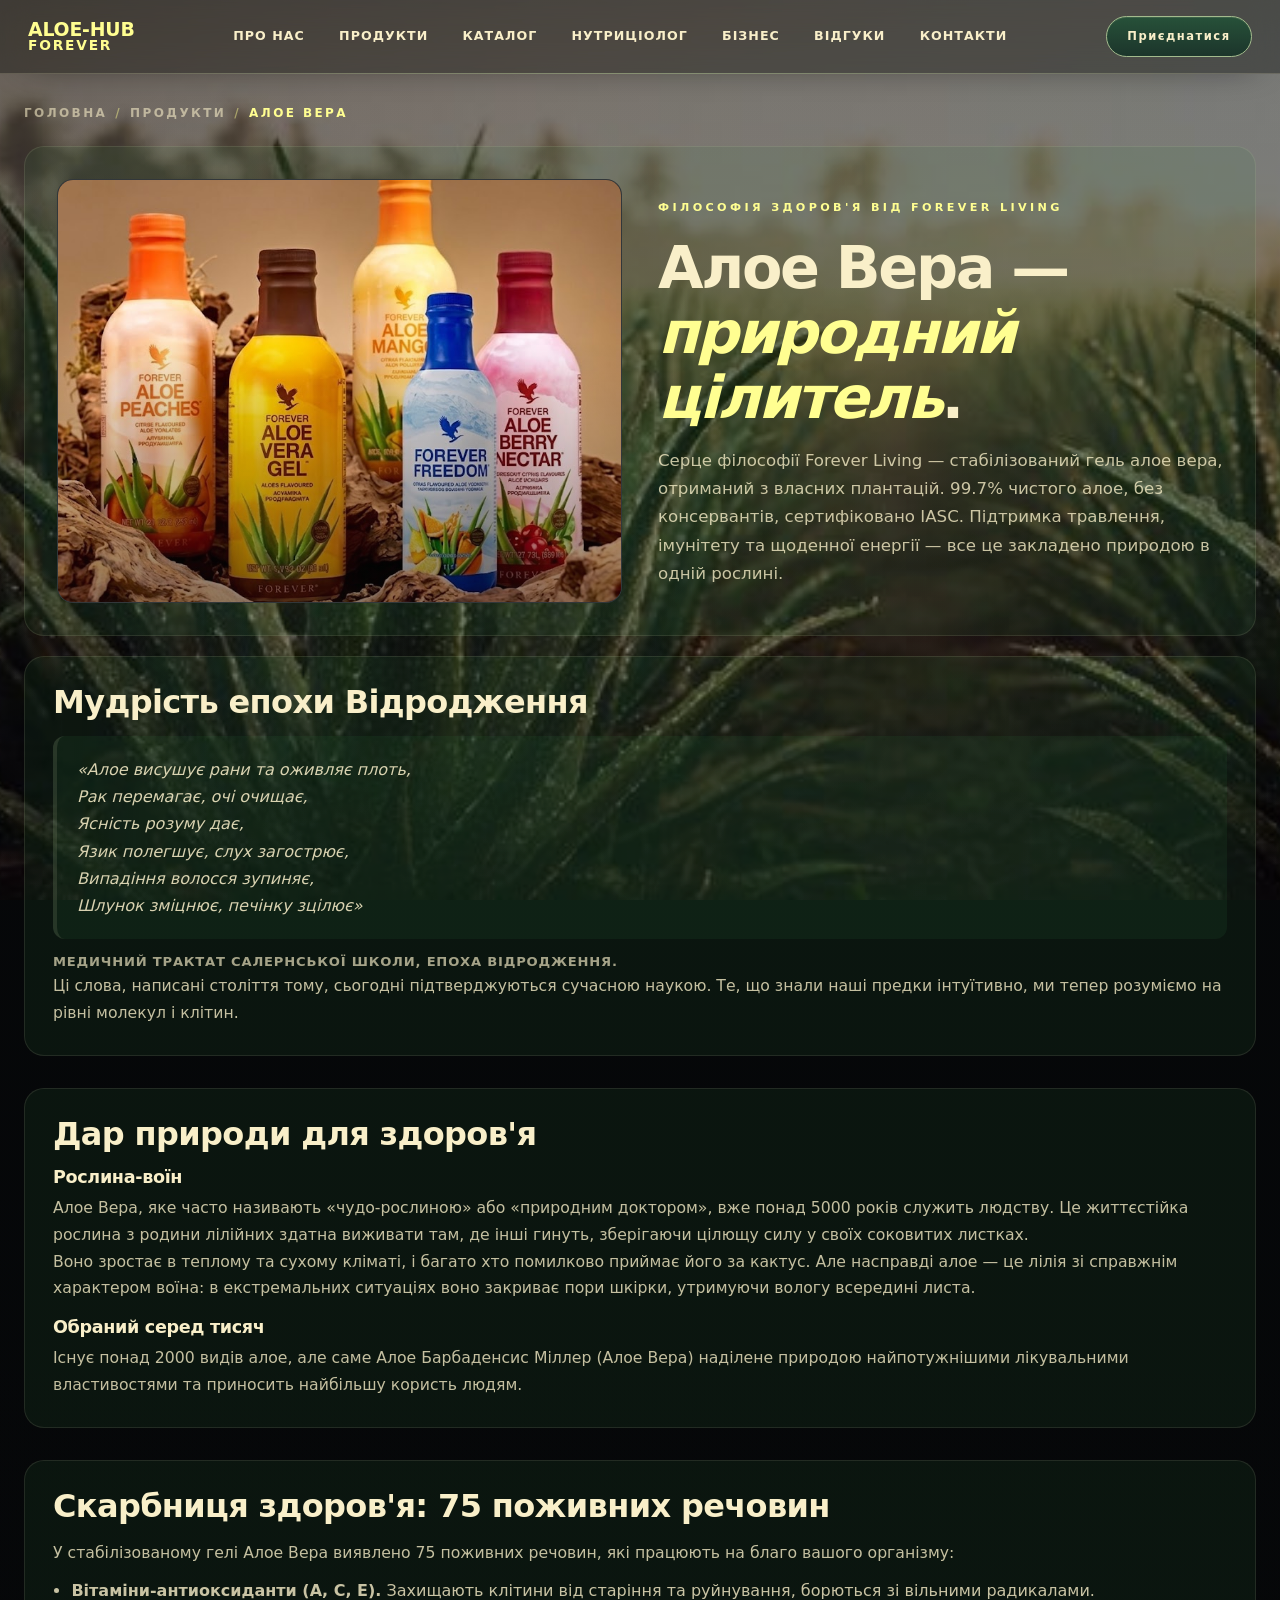
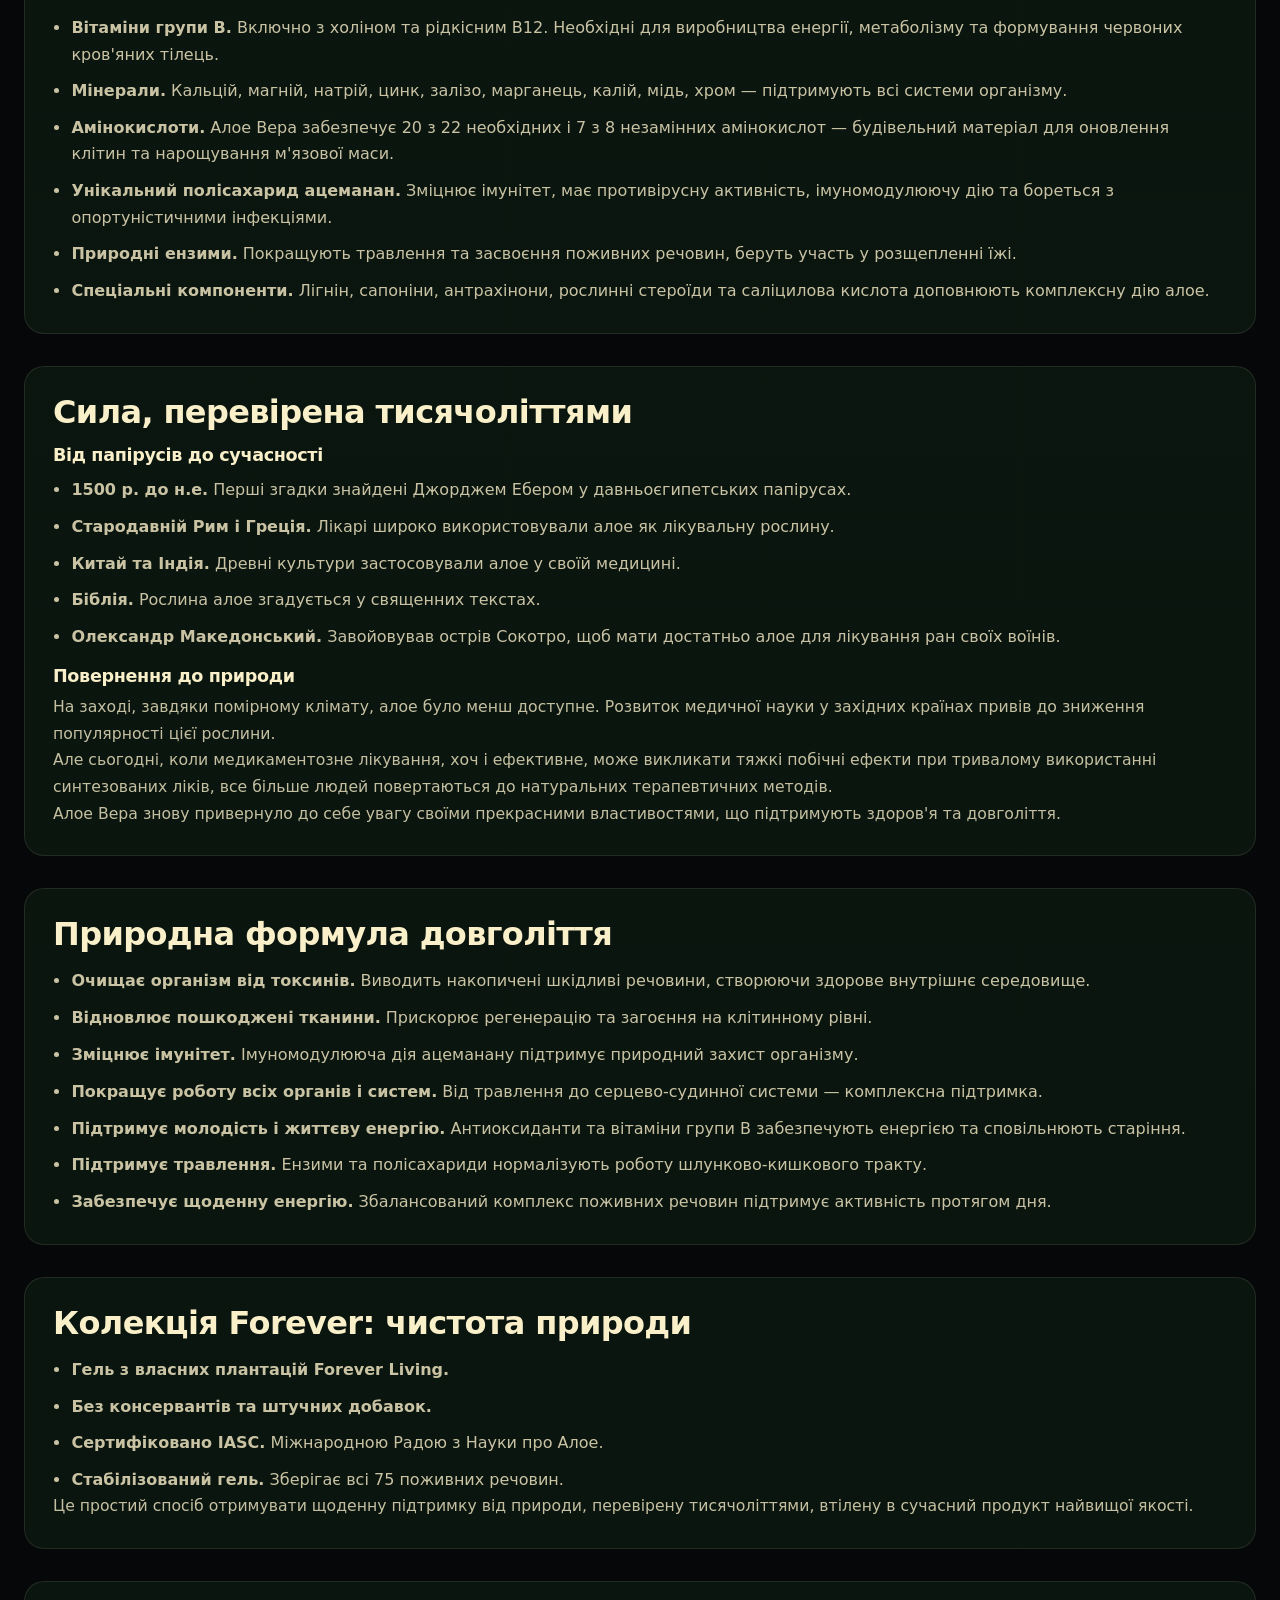
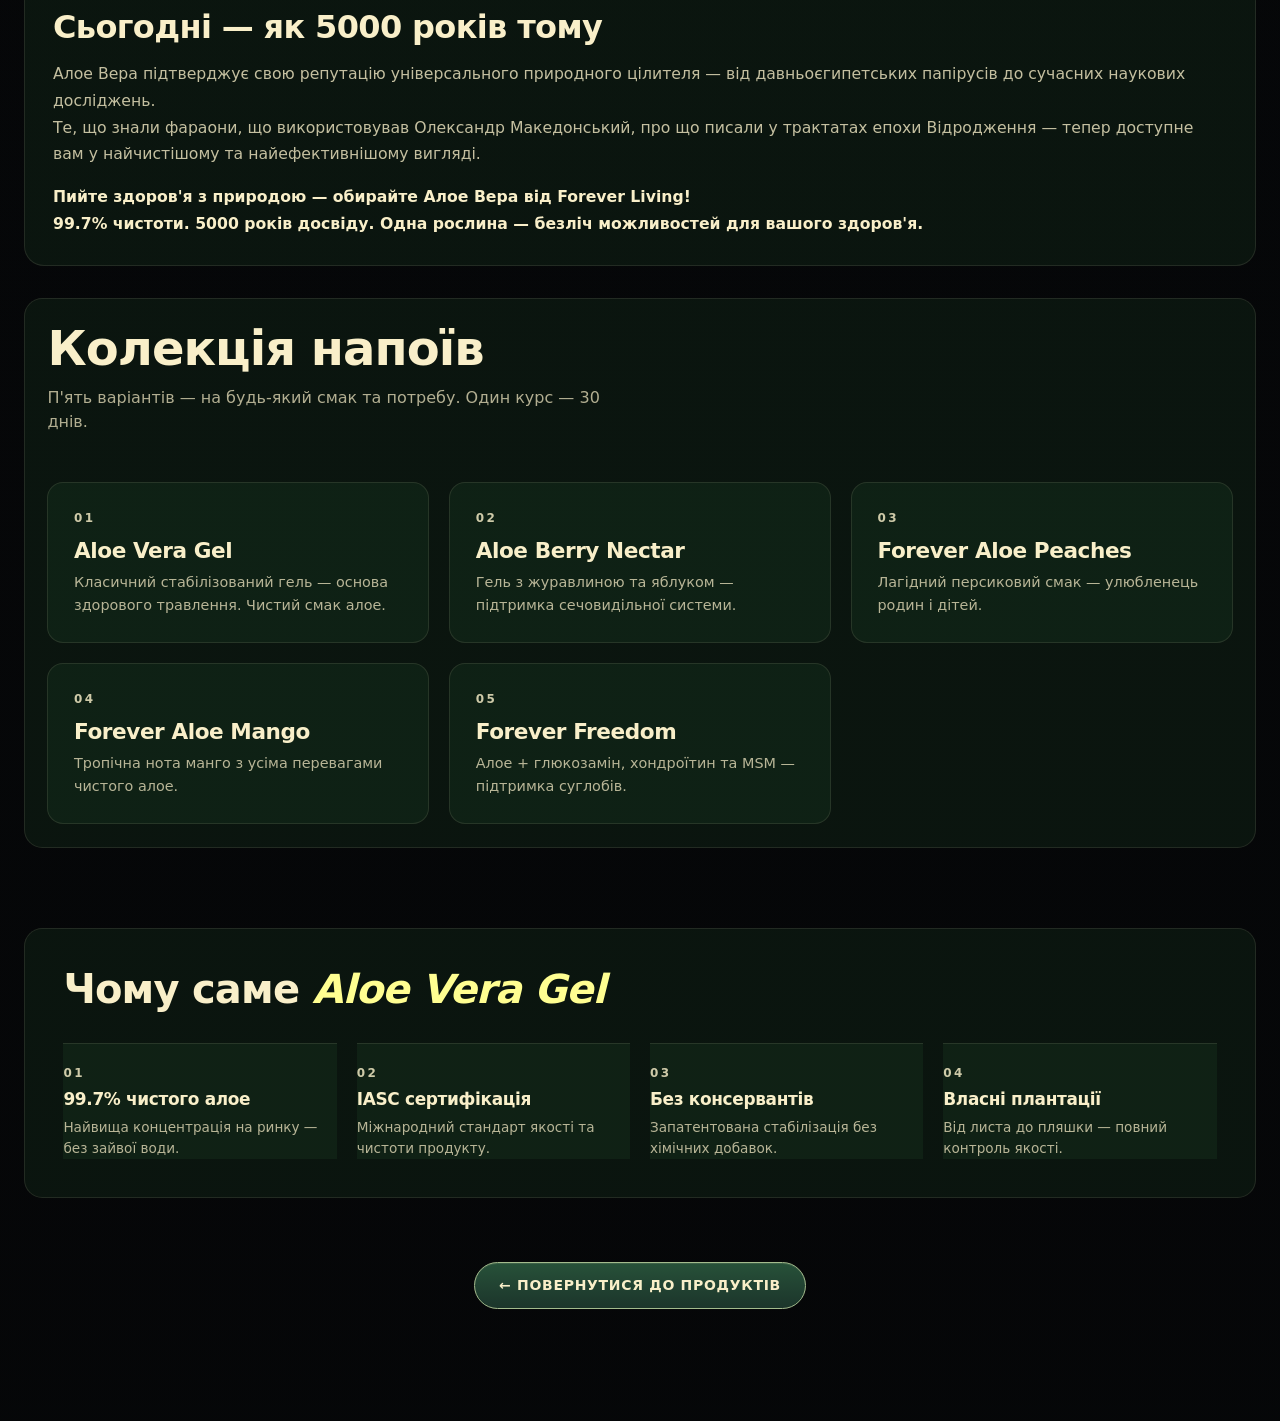
<file: aloe-vera.html>
<!DOCTYPE html>
<html lang="uk">
<head>
  <meta charset="UTF-8" />
  <meta name="viewport" content="width=device-width, initial-scale=1.0" />
  <meta http-equiv="Content-Security-Policy" content="default-src 'self'; base-uri 'self'; object-src 'none'; frame-src 'none'; form-action 'self'; script-src 'self' 'sha256-wZwwBLK0RcbQkC5S/TllGpNVO991sV9EtvKkdVZRAT4='; style-src 'self' 'unsafe-inline' https://fonts.googleapis.com; font-src 'self' https://fonts.gstatic.com; img-src 'self' data: https://aloe-hub.flpuretail.com; media-src 'self'; connect-src 'self' https://evqmticivailwbocynub.supabase.co wss://evqmticivailwbocynub.supabase.co; worker-src 'self' blob:" />
  <meta name="referrer" content="strict-origin-when-cross-origin" />
  <title>Алое Вера — Forever Living | Категорія 01</title>
  <meta name="description" content="Колекція напоїв Forever на основі алое вера: Aloe Vera Gel, Peaches, Mango, Freedom та Berry Nectar. 99.7% чистого алое. IASC сертифіковано." />
  <meta name="robots" content="index, follow" />
  <link rel="canonical" href="https://aloe-hub.flpuretail.com/aloe-vera.html" />
  <meta property="og:title" content="Алое Вера — Forever Living" />
  <meta property="og:description" content="99.7% чистого алое. Напої та концентрати Forever для щоденного здоров'я." />
  <meta property="og:type" content="website" />
  <meta property="og:locale" content="uk_UA" />
  <meta property="og:url" content="https://aloe-hub.flpuretail.com/aloe-vera.html" />
  <meta property="og:site_name" content="Forever Living UA" />
  <meta property="og:image" content="https://aloe-hub.flpuretail.com/images/product-aloe-gel.jpg" />
  <meta property="og:image:alt" content="Напої Forever на основі алое вера" />
  <meta name="twitter:card" content="summary_large_image" />
  <meta name="twitter:title" content="Алое Вера — Forever Living" />
  <meta name="twitter:description" content="99.7% чистого алое. Напої та концентрати Forever для щоденного здоров'я." />
  <meta name="twitter:image" content="https://aloe-hub.flpuretail.com/images/product-aloe-gel.jpg" />
  <script type="application/ld+json">
    {
      "@context": "https://schema.org",
      "@type": "CollectionPage",
      "name": "Алое Вера — Forever Living",
      "url": "https://aloe-hub.flpuretail.com/aloe-vera.html",
      "inLanguage": "uk-UA",
      "description": "Колекція напоїв Forever на основі алое вера: Aloe Vera Gel, Peaches, Mango, Freedom та Berry Nectar.",
      "isPartOf": {
        "@type": "WebSite",
        "name": "Forever Living UA",
        "url": "https://aloe-hub.flpuretail.com/"
      }
    }
  </script>

  <link rel="preconnect" href="https://fonts.googleapis.com" />
  <link rel="preconnect" href="https://fonts.gstatic.com" crossorigin />
  <link href="https://fonts.googleapis.com/css2?family=Syne:wght@700;800&family=Inter:wght@400;500;700&display=swap" rel="stylesheet" />

  <link rel="stylesheet" href="css/main.css?v=20260428-0100" />
  <link rel="stylesheet" href="css/header.css?v=20260428-0100" />
  <link rel="stylesheet" href="css/product-page.css?v=20260428-0100" />
  <link rel="stylesheet" href="css/toast.css?v=20260506-consent-copy" />
</head>
<body class="product-page-body category-aloe">
  <header class="site-header" id="siteHeader">
    <nav class="container nav">
      <a href="index.html" class="logo"><span class="logo-top">ALOE-HUB</span><span class="logo-bottom">FOREVER</span></a>

      <div class="nav-links">
        <a href="index.html#about">Про нас</a>
        <a href="index.html#products">Продукти</a>
        <a href="https://online.fliphtml5.com/plaqm/fytr/" target="_blank" rel="noopener noreferrer">Каталог</a>
        <a href="index.html#nutrition">Нутриціолог</a>
        <a href="index.html#business">Бізнес</a>
        <a href="index.html#testimonials">Відгуки</a>
        <a href="index.html#contact">Контакти</a>
      </div>

      <a href="index.html#contact" class="nav-cta">Приєднатися</a>

      <button class="nav-toggle" id="navToggle" aria-label="Меню">
        <svg class="icon-menu" width="20" height="20" viewBox="0 0 24 24" fill="none" stroke="currentColor" stroke-width="2.5" stroke-linecap="round"><line x1="3" y1="6" x2="21" y2="6"/><line x1="3" y1="12" x2="21" y2="12"/><line x1="3" y1="18" x2="21" y2="18"/></svg>
        <svg class="icon-close" width="20" height="20" viewBox="0 0 24 24" fill="none" stroke="currentColor" stroke-width="2.5" stroke-linecap="round"><line x1="18" y1="6" x2="6" y2="18"/><line x1="6" y1="6" x2="18" y2="18"/></svg>
      </button>
    </nav>

    <div class="mobile-menu" id="mobileMenu">
      <div class="container mobile-menu-inner">
        <a href="index.html#about">Про нас</a>
        <a href="index.html#products">Продукти</a>
        <a href="https://online.fliphtml5.com/plaqm/fytr/" target="_blank" rel="noopener noreferrer">Каталог</a>
        <a href="index.html#nutrition">Нутриціолог</a>
        <a href="index.html#business">Бізнес</a>
        <a href="index.html#testimonials">Відгуки</a>
        <a href="index.html#contact">Контакти</a>
        <a href="index.html#contact" class="mobile-cta">Приєднатися</a>
      </div>
    </div>
  </header>

  <main class="product-page aloe-page">
    <div class="container">
      <nav class="breadcrumb" aria-label="Breadcrumb">
        <a href="index.html">Головна</a>
        <span class="sep">/</span>
        <a href="index.html#products">Продукти</a>
        <span class="sep">/</span>
        <span>Алое Вера</span>
      </nav>

      <section class="product-hero">
        <div class="product-hero-image">
          <img src="images/product-aloe-gel.jpg" alt="Алое Вера Forever — напій" />
        </div>
        <div class="product-hero-content">
          <span class="eyebrow">Філософія здоров'я від Forever Living</span>
          <h1>Алое Вера — <span class="italic">природний цілитель</span>.</h1>
          <p class="lead">
            Серце філософії Forever Living — стабілізований гель алое вера, отриманий з власних
            плантацій. 99.7% чистого алое, без консервантів, сертифіковано IASC. Підтримка
            травлення, імунітету та щоденної енергії — все це закладено природою в одній рослині.
          </p>
        </div>
      </section>

      <section class="aloe-story">
        <article class="story-block">
          <h2>Мудрість епохи Відродження</h2>
          <blockquote class="story-quote">
            «Алое висушує рани та оживляє плоть,<br />
            Рак перемагає, очі очищає,<br />
            Ясність розуму дає,<br />
            Язик полегшує, слух загострює,<br />
            Випадіння волосся зупиняє,<br />
            Шлунок зміцнює, печінку зцілює»
          </blockquote>
          <p class="story-source">Медичний трактат Салернської школи, епоха Відродження.</p>
          <p>
            Ці слова, написані століття тому, сьогодні підтверджуються сучасною наукою. Те, що
            знали наші предки інтуїтивно, ми тепер розуміємо на рівні молекул і клітин.
          </p>
        </article>

        <article class="story-block">
          <h2>Дар природи для здоров'я</h2>
          <h3>Рослина-воїн</h3>
          <p>
            Алое Вера, яке часто називають «чудо-рослиною» або «природним доктором», вже понад
            5000 років служить людству. Це життєстійка рослина з родини лілійних здатна виживати
            там, де інші гинуть, зберігаючи цілющу силу у своїх соковитих листках.
          </p>
          <p>
            Воно зростає в теплому та сухому кліматі, і багато хто помилково приймає його за
            кактус. Але насправді алое — це лілія зі справжнім характером воїна: в екстремальних
            ситуаціях воно закриває пори шкірки, утримуючи вологу всередині листа.
          </p>
          <h3>Обраний серед тисяч</h3>
          <p>
            Існує понад 2000 видів алое, але саме Алое Барбаденсис Міллер (Алое Вера) наділене
            природою найпотужнішими лікувальними властивостями та приносить найбільшу користь
            людям.
          </p>
        </article>

        <article class="story-block">
          <h2>Скарбниця здоров'я: 75 поживних речовин</h2>
          <p>У стабілізованому гелі Алое Вера виявлено 75 поживних речовин, які працюють на благо вашого організму:</p>
          <ul class="story-list">
            <li><strong>Вітаміни-антиоксиданти (А, С, Е).</strong> Захищають клітини від старіння та руйнування, борються зі вільними радикалами.</li>
            <li><strong>Вітаміни групи В.</strong> Включно з холіном та рідкісним В12. Необхідні для виробництва енергії, метаболізму та формування червоних кров'яних тілець.</li>
            <li><strong>Мінерали.</strong> Кальцій, магній, натрій, цинк, залізо, марганець, калій, мідь, хром — підтримують всі системи організму.</li>
            <li><strong>Амінокислоти.</strong> Алое Вера забезпечує 20 з 22 необхідних і 7 з 8 незамінних амінокислот — будівельний матеріал для оновлення клітин та нарощування м'язової маси.</li>
            <li><strong>Унікальний полісахарид ацеманан.</strong> Зміцнює імунітет, має противірусну активність, імуномодулюючу дію та бореться з опортуністичними інфекціями.</li>
            <li><strong>Природні ензими.</strong> Покращують травлення та засвоєння поживних речовин, беруть участь у розщепленні їжі.</li>
            <li><strong>Спеціальні компоненти.</strong> Лігнін, сапоніни, антрахінони, рослинні стероїди та саліцилова кислота доповнюють комплексну дію алое.</li>
          </ul>
        </article>

        <article class="story-block">
          <h2>Сила, перевірена тисячоліттями</h2>
          <h3>Від папірусів до сучасності</h3>
          <ul class="story-list">
            <li><strong>1500 р. до н.е.</strong> Перші згадки знайдені Джорджем Ебером у давньоєгипетських папірусах.</li>
            <li><strong>Стародавній Рим і Греція.</strong> Лікарі широко використовували алое як лікувальну рослину.</li>
            <li><strong>Китай та Індія.</strong> Древні культури застосовували алое у своїй медицині.</li>
            <li><strong>Біблія.</strong> Рослина алое згадується у священних текстах.</li>
            <li><strong>Олександр Македонський.</strong> Завойовував острів Сокотро, щоб мати достатньо алое для лікування ран своїх воїнів.</li>
          </ul>
          <h3>Повернення до природи</h3>
          <p>
            На заході, завдяки помірному клімату, алое було менш доступне. Розвиток медичної
            науки у західних країнах привів до зниження популярності цієї рослини.
          </p>
          <p>
            Але сьогодні, коли медикаментозне лікування, хоч і ефективне, може викликати тяжкі
            побічні ефекти при тривалому використанні синтезованих ліків, все більше людей
            повертаються до натуральних терапевтичних методів.
          </p>
          <p>
            Алое Вера знову привернуло до себе увагу своїми прекрасними властивостями, що
            підтримують здоров'я та довголіття.
          </p>
        </article>

        <article class="story-block">
          <h2>Природна формула довголіття</h2>
          <ul class="story-list">
            <li><strong>Очищає організм від токсинів.</strong> Виводить накопичені шкідливі речовини, створюючи здорове внутрішнє середовище.</li>
            <li><strong>Відновлює пошкоджені тканини.</strong> Прискорює регенерацію та загоєння на клітинному рівні.</li>
            <li><strong>Зміцнює імунітет.</strong> Імуномодулююча дія ацеманану підтримує природний захист організму.</li>
            <li><strong>Покращує роботу всіх органів і систем.</strong> Від травлення до серцево-судинної системи — комплексна підтримка.</li>
            <li><strong>Підтримує молодість і життєву енергію.</strong> Антиоксиданти та вітаміни групи В забезпечують енергією та сповільнюють старіння.</li>
            <li><strong>Підтримує травлення.</strong> Ензими та полісахариди нормалізують роботу шлунково-кишкового тракту.</li>
            <li><strong>Забезпечує щоденну енергію.</strong> Збалансований комплекс поживних речовин підтримує активність протягом дня.</li>
          </ul>
        </article>

        <article class="story-block">
          <h2>Колекція Forever: чистота природи</h2>
          <ul class="story-list">
            <li><strong>Гель з власних плантацій Forever Living.</strong></li>
            <li><strong>Без консервантів та штучних добавок.</strong></li>
            <li><strong>Сертифіковано IASC.</strong> Міжнародною Радою з Науки про Алое.</li>
            <li><strong>Стабілізований гель.</strong> Зберігає всі 75 поживних речовин.</li>
          </ul>
          <p>
            Це простий спосіб отримувати щоденну підтримку від природи, перевірену тисячоліттями,
            втілену в сучасний продукт найвищої якості.
          </p>
        </article>

        <article class="story-block">
          <h2>Сьогодні — як 5000 років тому</h2>
          <p>
            Алое Вера підтверджує свою репутацію універсального природного цілителя — від
            давньоєгипетських папірусів до сучасних наукових досліджень.
          </p>
          <p>
            Те, що знали фараони, що використовував Олександр Македонський, про що писали у
            трактатах епохи Відродження — тепер доступне вам у найчистішому та найефективнішому
            вигляді.
          </p>
          <p class="story-final">
            Пийте здоров'я з природою — обирайте Алое Вера від Forever Living!<br />
            99.7% чистоти. 5000 років досвіду. Одна рослина — безліч можливостей для вашого здоров'я.
          </p>
        </article>
      </section>

      <section class="product-items">
        <h2>Колекція напоїв</h2>
        <p class="section-sub">П'ять варіантів — на будь-який смак та потребу. Один курс — 30 днів.</p>

        <div class="items-grid">
          <div class="item-card">
            <div class="item-num">01</div>
            <h3>Aloe Vera Gel</h3>
            <p>Класичний стабілізований гель — основа здорового травлення. Чистий смак алое.</p>
          </div>
          <div class="item-card">
            <div class="item-num">02</div>
            <h3>Aloe Berry Nectar</h3>
            <p>Гель з журавлиною та яблуком — підтримка сечовидільної системи.</p>
          </div>
          <div class="item-card">
            <div class="item-num">03</div>
            <h3>Forever Aloe Peaches</h3>
            <p>Лагідний персиковий смак — улюбленець родин і дітей.</p>
          </div>
          <div class="item-card">
            <div class="item-num">04</div>
            <h3>Forever Aloe Mango</h3>
            <p>Тропічна нота манго з усіма перевагами чистого алое.</p>
          </div>
          <div class="item-card">
            <div class="item-num">05</div>
            <h3>Forever Freedom</h3>
            <p>Алое + глюкозамін, хондроїтин та MSM — підтримка суглобів.</p>
          </div>
        </div>
      </section>

      <section class="product-benefits">
        <h2>Чому саме <span class="italic">Aloe Vera Gel</span></h2>
        <div class="benefits-list">
          <div class="benefit-item">
            <div class="benefit-num">01</div>
            <h4>99.7% чистого алое</h4>
            <p>Найвища концентрація на ринку — без зайвої води.</p>
          </div>
          <div class="benefit-item">
            <div class="benefit-num">02</div>
            <h4>IASC сертифікація</h4>
            <p>Міжнародний стандарт якості та чистоти продукту.</p>
          </div>
          <div class="benefit-item">
            <div class="benefit-num">03</div>
            <h4>Без консервантів</h4>
            <p>Запатентована стабілізація без хімічних добавок.</p>
          </div>
          <div class="benefit-item">
            <div class="benefit-num">04</div>
            <h4>Власні плантації</h4>
            <p>Від листа до пляшки — повний контроль якості.</p>
          </div>
        </div>
      </section>

      <div class="product-cta-back">
        <a href="index.html#products" class="btn btn-dark">← Повернутися до продуктів</a>
      </div>
    </div>
  </main>

  <div class="toast-root" id="toastRoot"></div>
  <script src="js/vendor/supabase.js?v=20260505-crm"></script>
  <script src="js/main.js?v=20260506-consent-copy"></script>
</body>
</html>
</file>
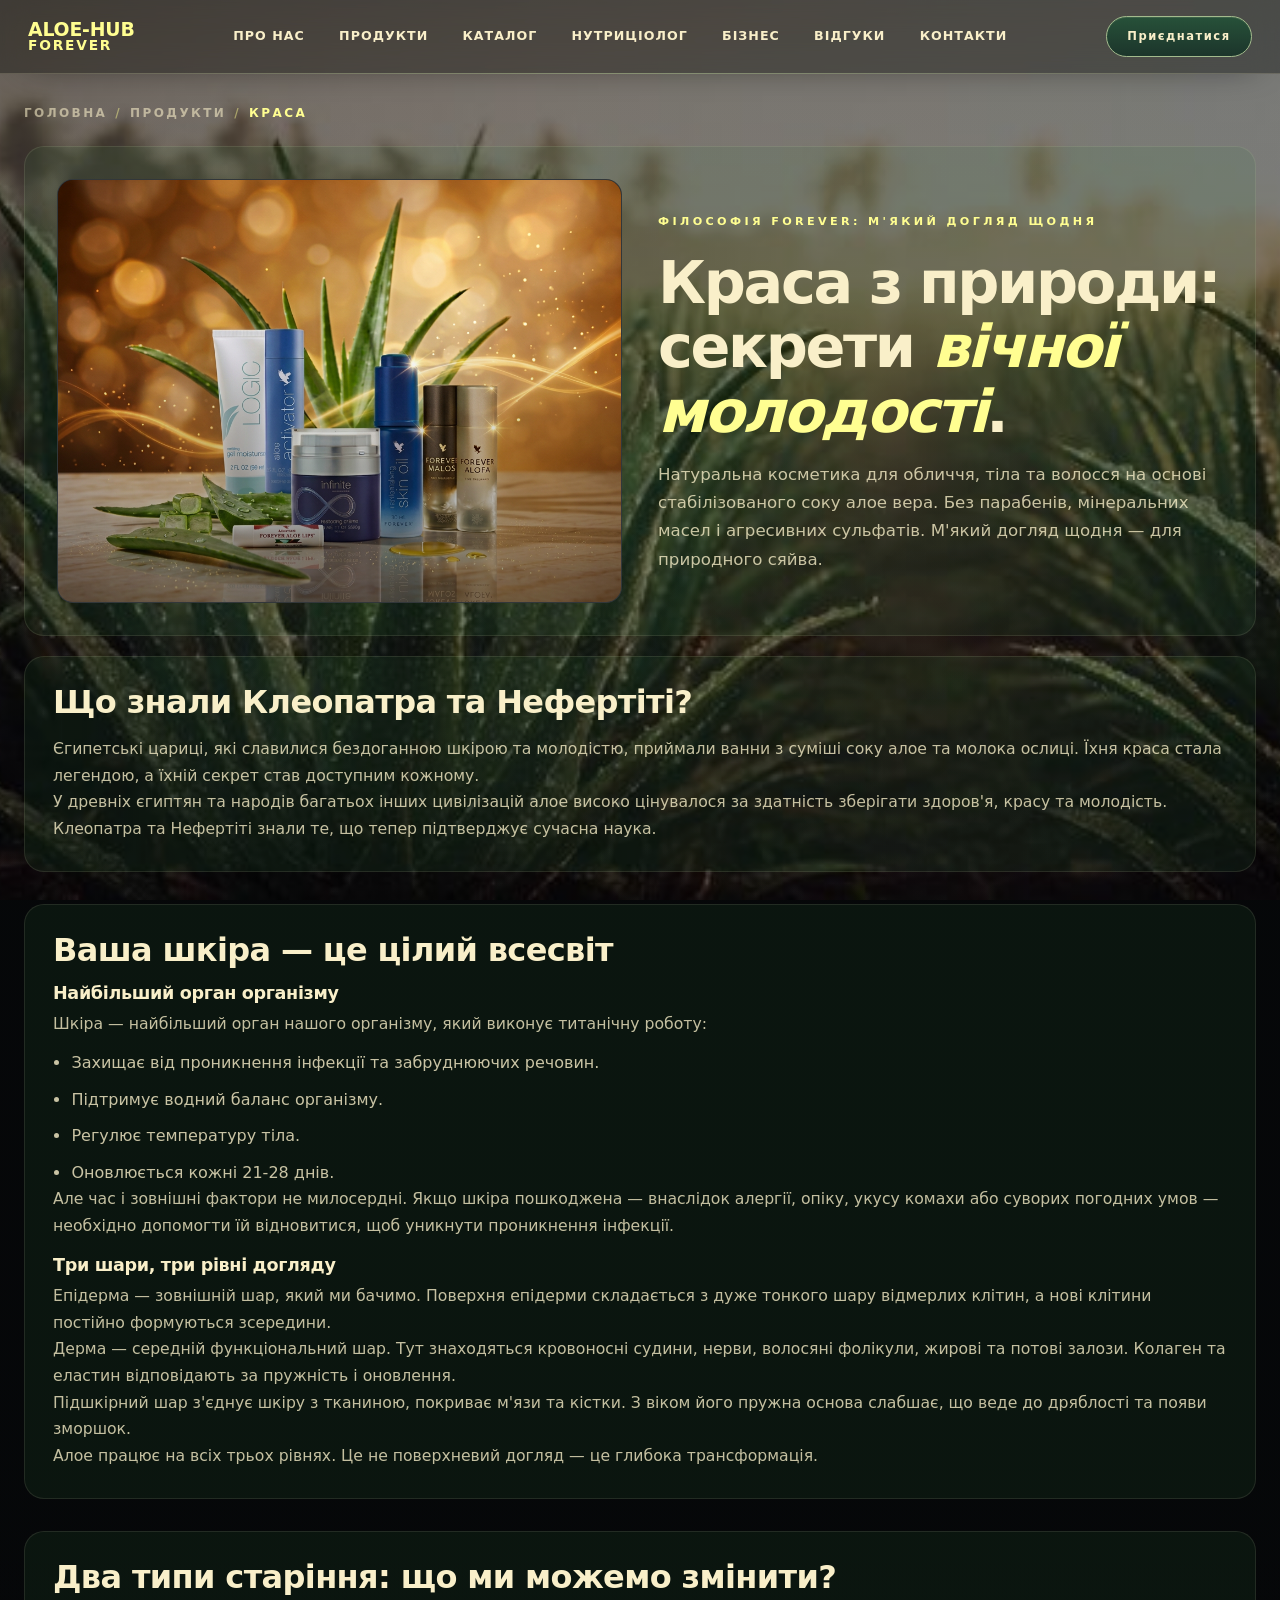
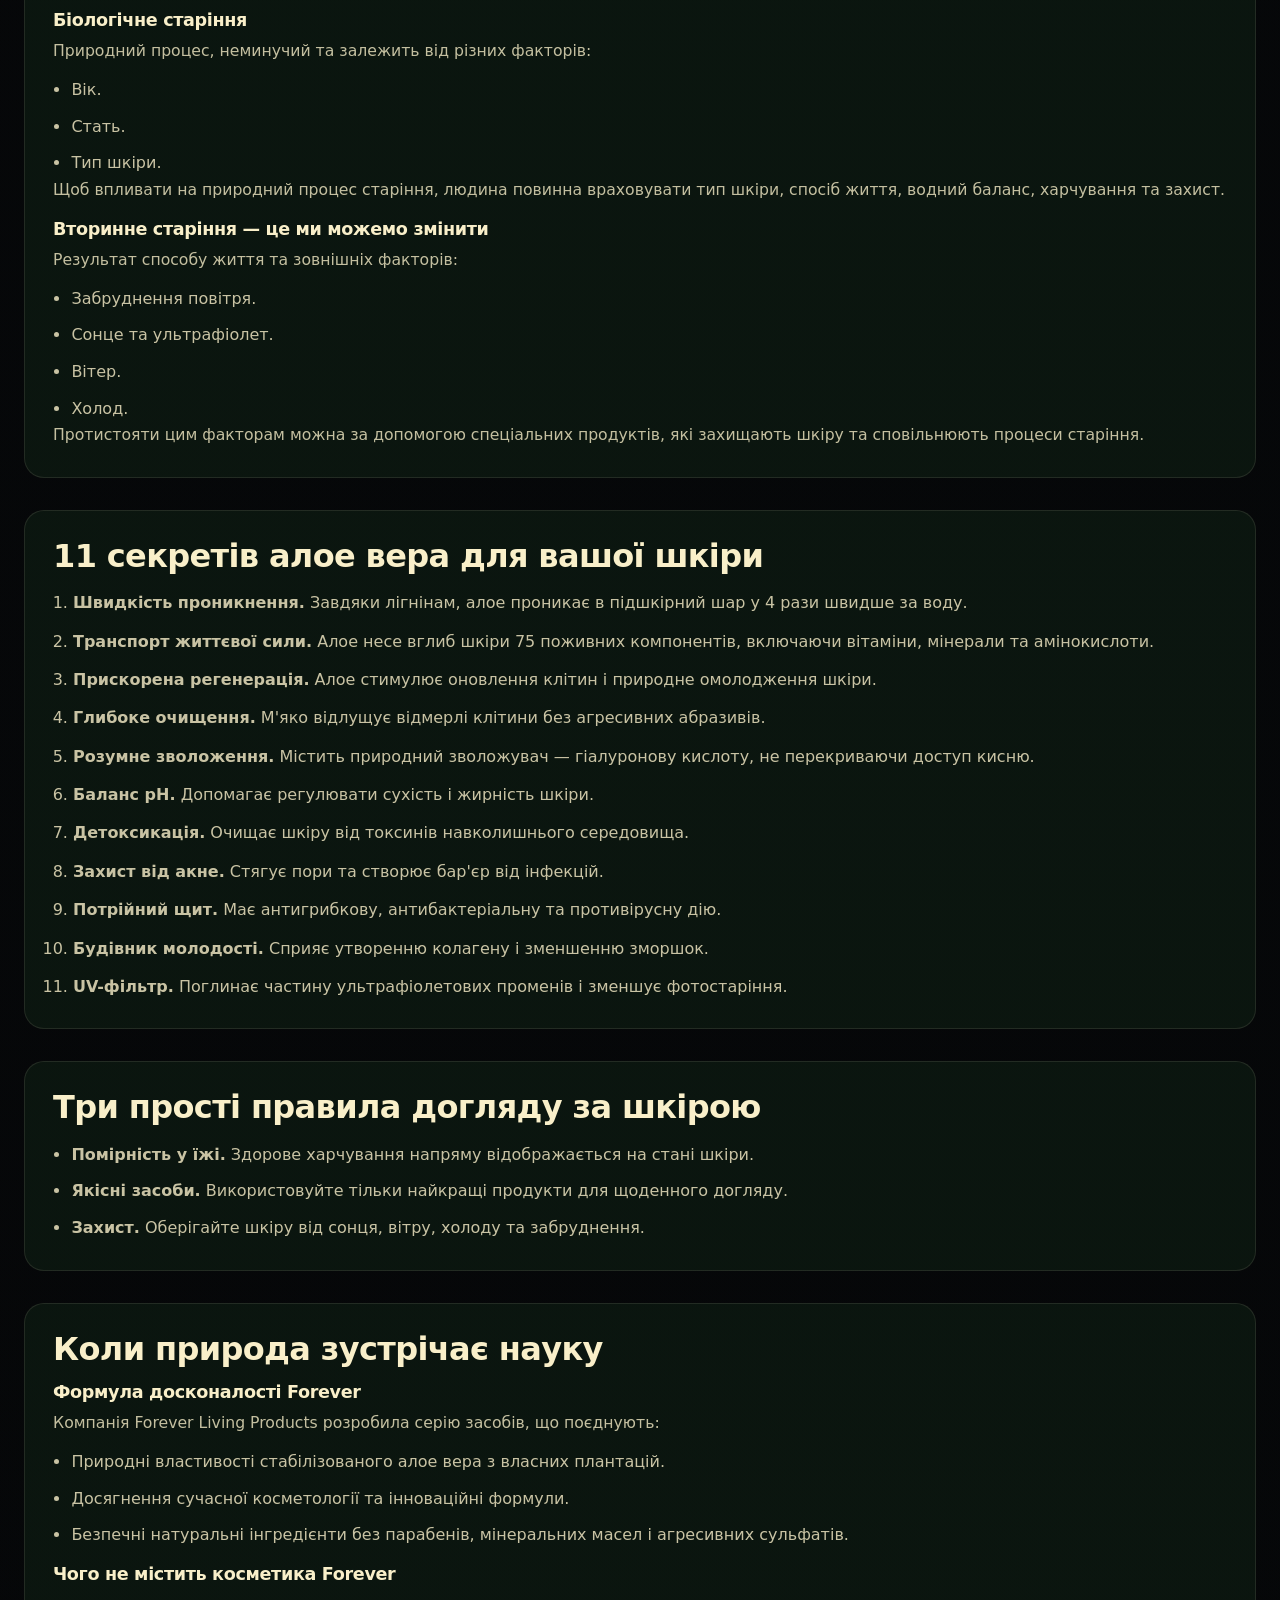
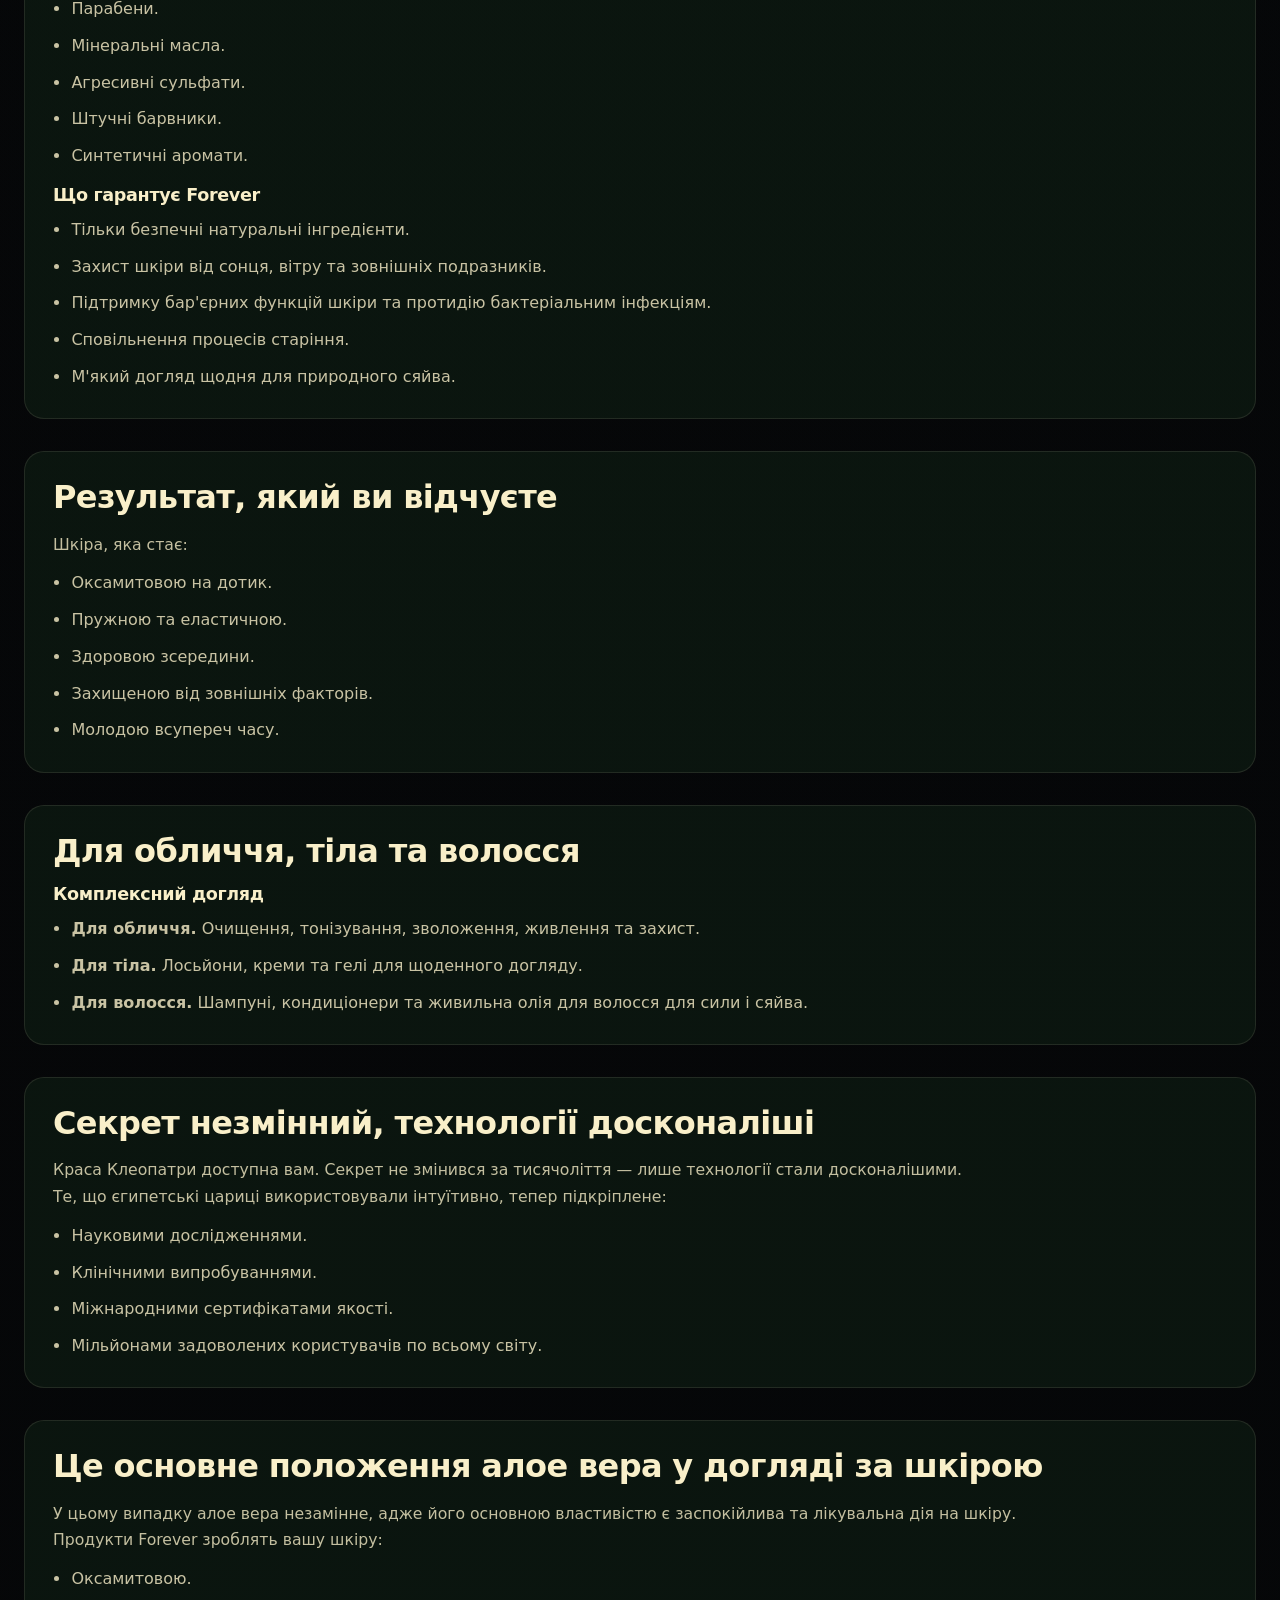
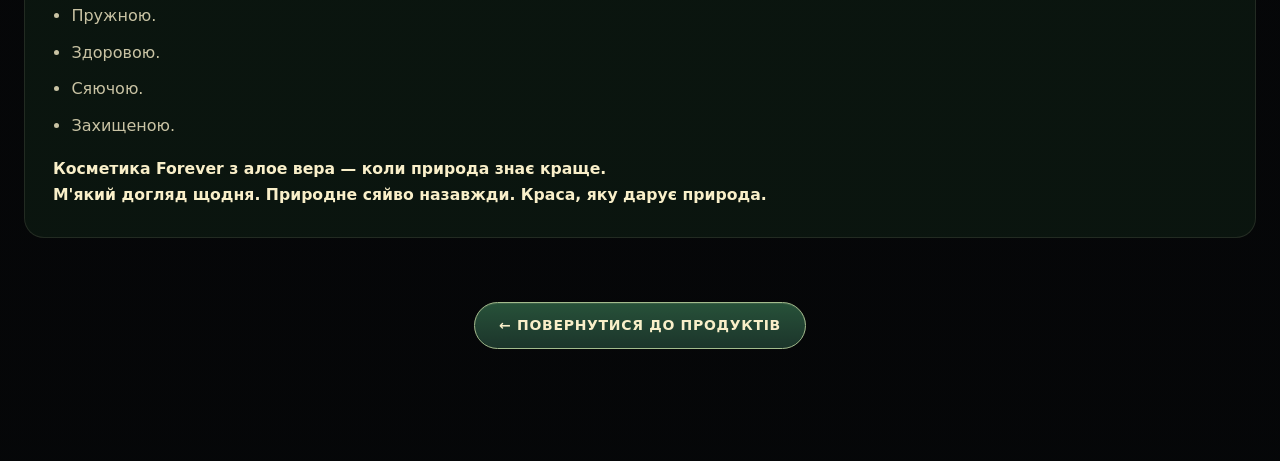
<file: beauty.html>
<!DOCTYPE html>
<html lang="uk">
<head>
  <meta charset="UTF-8" />
  <meta name="viewport" content="width=device-width, initial-scale=1.0" />
  <meta http-equiv="Content-Security-Policy" content="default-src 'self'; base-uri 'self'; object-src 'none'; frame-src 'none'; form-action 'self'; script-src 'self' 'sha256-QaFM2Nhfb2kOKYivpcMYRodZ58MXDrYtO8t1kjrPrTc='; style-src 'self' 'unsafe-inline' https://fonts.googleapis.com; font-src 'self' https://fonts.gstatic.com; img-src 'self' data: https://aloe-hub.flpuretail.com; media-src 'self'; connect-src 'self' https://evqmticivailwbocynub.supabase.co wss://evqmticivailwbocynub.supabase.co; worker-src 'self' blob:" />
  <meta name="referrer" content="strict-origin-when-cross-origin" />
  <title>Краса — Forever Living | Категорія 03</title>
  <meta name="description" content="Натуральна косметика Forever Living для шкіри й волосся на основі алое вера. Догляд, що дарує природне сяйво." />
  <meta name="robots" content="index, follow" />
  <link rel="canonical" href="https://aloe-hub.flpuretail.com/beauty.html" />
  <meta property="og:title" content="Краса — Forever Living" />
  <meta property="og:description" content="Натуральна косметика для шкіри й волосся на основі алое вера." />
  <meta property="og:type" content="website" />
  <meta property="og:locale" content="uk_UA" />
  <meta property="og:url" content="https://aloe-hub.flpuretail.com/beauty.html" />
  <meta property="og:site_name" content="Forever Living UA" />
  <meta property="og:image" content="https://aloe-hub.flpuretail.com/images/product-beauty.jpg" />
  <meta property="og:image:alt" content="Натуральна косметика Forever Living для шкіри та волосся" />
  <meta name="twitter:card" content="summary_large_image" />
  <meta name="twitter:title" content="Краса — Forever Living" />
  <meta name="twitter:description" content="Натуральна косметика для шкіри й волосся на основі алое вера." />
  <meta name="twitter:image" content="https://aloe-hub.flpuretail.com/images/product-beauty.jpg" />
  <script type="application/ld+json">
    {
      "@context": "https://schema.org",
      "@type": "CollectionPage",
      "name": "Краса — Forever Living",
      "url": "https://aloe-hub.flpuretail.com/beauty.html",
      "inLanguage": "uk-UA",
      "description": "Натуральна косметика Forever Living для шкіри й волосся на основі алое вера.",
      "isPartOf": {
        "@type": "WebSite",
        "name": "Forever Living UA",
        "url": "https://aloe-hub.flpuretail.com/"
      }
    }
  </script>

  <link rel="preconnect" href="https://fonts.googleapis.com" />
  <link rel="preconnect" href="https://fonts.gstatic.com" crossorigin />
  <link href="https://fonts.googleapis.com/css2?family=Syne:wght@700;800&family=Inter:wght@400;500;700&display=swap" rel="stylesheet" />

  <link rel="stylesheet" href="css/main.css?v=20260428-0100" />
  <link rel="stylesheet" href="css/header.css?v=20260428-0100" />
  <link rel="stylesheet" href="css/product-page.css?v=20260428-0100" />
  <link rel="stylesheet" href="css/toast.css?v=20260506-consent-copy" />
</head>
<body class="product-page-body category-beauty">
  <header class="site-header" id="siteHeader">
    <nav class="container nav">
      <a href="index.html" class="logo"><span class="logo-top">ALOE-HUB</span><span class="logo-bottom">FOREVER</span></a>
      <div class="nav-links">
        <a href="index.html#about">Про нас</a>
        <a href="index.html#products">Продукти</a>
        <a href="https://online.fliphtml5.com/plaqm/fytr/" target="_blank" rel="noopener noreferrer">Каталог</a>
        <a href="index.html#nutrition">Нутриціолог</a>
        <a href="index.html#business">Бізнес</a>
        <a href="index.html#testimonials">Відгуки</a>
        <a href="index.html#contact">Контакти</a>
      </div>
      <a href="index.html#contact" class="nav-cta">Приєднатися</a>
      <button class="nav-toggle" id="navToggle" aria-label="Меню">
        <svg class="icon-menu" width="20" height="20" viewBox="0 0 24 24" fill="none" stroke="currentColor" stroke-width="2.5" stroke-linecap="round"><line x1="3" y1="6" x2="21" y2="6"/><line x1="3" y1="12" x2="21" y2="12"/><line x1="3" y1="18" x2="21" y2="18"/></svg>
        <svg class="icon-close" width="20" height="20" viewBox="0 0 24 24" fill="none" stroke="currentColor" stroke-width="2.5" stroke-linecap="round"><line x1="18" y1="6" x2="6" y2="18"/><line x1="6" y1="6" x2="18" y2="18"/></svg>
      </button>
    </nav>
    <div class="mobile-menu" id="mobileMenu">
      <div class="container mobile-menu-inner">
        <a href="index.html#about">Про нас</a>
        <a href="index.html#products">Продукти</a>
        <a href="https://online.fliphtml5.com/plaqm/fytr/" target="_blank" rel="noopener noreferrer">Каталог</a>
        <a href="index.html#nutrition">Нутриціолог</a>
        <a href="index.html#business">Бізнес</a>
        <a href="index.html#testimonials">Відгуки</a>
        <a href="index.html#contact">Контакти</a>
        <a href="index.html#contact" class="mobile-cta">Приєднатися</a>
      </div>
    </div>
  </header>

  <main class="product-page beauty-page">
    <div class="container">
      <nav class="breadcrumb" aria-label="Breadcrumb">
        <a href="index.html">Головна</a>
        <span class="sep">/</span>
        <a href="index.html#products">Продукти</a>
        <span class="sep">/</span>
        <span>Краса</span>
      </nav>

      <section class="product-hero">
        <div class="product-hero-image">
          <img src="images/product-beauty.jpg" alt="Краса Forever Living — догляд за шкірою" />
        </div>
        <div class="product-hero-content">
          <span class="eyebrow">Філософія Forever: м'який догляд щодня</span>
          <h1>Краса з природи: секрети <span class="italic">вічної молодості</span>.</h1>
          <p class="lead">
            Натуральна косметика для обличчя, тіла та волосся на основі стабілізованого соку алое
            вера. Без парабенів, мінеральних масел і агресивних сульфатів. М'який догляд
            щодня — для природного сяйва.
          </p>
        </div>
      </section>

      <section class="aloe-story beauty-story">
        <article class="story-block">
          <h2>Що знали Клеопатра та Нефертіті?</h2>
          <p>
            Єгипетські цариці, які славилися бездоганною шкірою та молодістю, приймали ванни з
            суміші соку алое та молока ослиці. Їхня краса стала легендою, а їхній секрет став
            доступним кожному.
          </p>
          <p>
            У древніх єгиптян та народів багатьох інших цивілізацій алое високо цінувалося за
            здатність зберігати здоров'я, красу та молодість. Клеопатра та Нефертіті знали те, що
            тепер підтверджує сучасна наука.
          </p>
        </article>

        <article class="story-block">
          <h2>Ваша шкіра — це цілий всесвіт</h2>
          <h3>Найбільший орган організму</h3>
          <p>Шкіра — найбільший орган нашого організму, який виконує титанічну роботу:</p>
          <ul class="story-list">
            <li>Захищає від проникнення інфекції та забруднюючих речовин.</li>
            <li>Підтримує водний баланс організму.</li>
            <li>Регулює температуру тіла.</li>
            <li>Оновлюється кожні 21-28 днів.</li>
          </ul>
          <p>
            Але час і зовнішні фактори не милосердні. Якщо шкіра пошкоджена — внаслідок алергії,
            опіку, укусу комахи або суворих погодних умов — необхідно допомогти їй відновитися,
            щоб уникнути проникнення інфекції.
          </p>
          <h3>Три шари, три рівні догляду</h3>
          <p>
            Епідерма — зовнішній шар, який ми бачимо. Поверхня епідерми складається з дуже тонкого
            шару відмерлих клітин, а нові клітини постійно формуються зсередини.
          </p>
          <p>
            Дерма — середній функціональний шар. Тут знаходяться кровоносні судини, нерви, волосяні
            фолікули, жирові та потові залози. Колаген та еластин відповідають за пружність і
            оновлення.
          </p>
          <p>
            Підшкірний шар з'єднує шкіру з тканиною, покриває м'язи та кістки. З віком його пружна
            основа слабшає, що веде до дряблості та появи зморшок.
          </p>
          <p>Алое працює на всіх трьох рівнях. Це не поверхневий догляд — це глибока трансформація.</p>
        </article>

        <article class="story-block">
          <h2>Два типи старіння: що ми можемо змінити?</h2>
          <h3>Біологічне старіння</h3>
          <p>Природний процес, неминучий та залежить від різних факторів:</p>
          <ul class="story-list">
            <li>Вік.</li>
            <li>Стать.</li>
            <li>Тип шкіри.</li>
          </ul>
          <p>
            Щоб впливати на природний процес старіння, людина повинна враховувати тип шкіри,
            спосіб життя, водний баланс, харчування та захист.
          </p>
          <h3>Вторинне старіння — це ми можемо змінити</h3>
          <p>Результат способу життя та зовнішніх факторів:</p>
          <ul class="story-list">
            <li>Забруднення повітря.</li>
            <li>Сонце та ультрафіолет.</li>
            <li>Вітер.</li>
            <li>Холод.</li>
          </ul>
          <p>
            Протистояти цим факторам можна за допомогою спеціальних продуктів, які захищають шкіру
            та сповільнюють процеси старіння.
          </p>
        </article>

        <article class="story-block">
          <h2>11 секретів алое вера для вашої шкіри</h2>
          <ol class="story-ordered">
            <li><strong>Швидкість проникнення.</strong> Завдяки лігнінам, алое проникає в підшкірний шар у 4 рази швидше за воду.</li>
            <li><strong>Транспорт життєвої сили.</strong> Алое несе вглиб шкіри 75 поживних компонентів, включаючи вітаміни, мінерали та амінокислоти.</li>
            <li><strong>Прискорена регенерація.</strong> Алое стимулює оновлення клітин і природне омолодження шкіри.</li>
            <li><strong>Глибоке очищення.</strong> М'яко відлущує відмерлі клітини без агресивних абразивів.</li>
            <li><strong>Розумне зволоження.</strong> Містить природний зволожувач — гіалуронову кислоту, не перекриваючи доступ кисню.</li>
            <li><strong>Баланс pH.</strong> Допомагає регулювати сухість і жирність шкіри.</li>
            <li><strong>Детоксикація.</strong> Очищає шкіру від токсинів навколишнього середовища.</li>
            <li><strong>Захист від акне.</strong> Стягує пори та створює бар'єр від інфекцій.</li>
            <li><strong>Потрійний щит.</strong> Має антигрибкову, антибактеріальну та противірусну дію.</li>
            <li><strong>Будівник молодості.</strong> Сприяє утворенню колагену і зменшенню зморшок.</li>
            <li><strong>UV-фільтр.</strong> Поглинає частину ультрафіолетових променів і зменшує фотостаріння.</li>
          </ol>
        </article>

        <article class="story-block">
          <h2>Три прості правила догляду за шкірою</h2>
          <ul class="story-list">
            <li><strong>Помірність у їжі.</strong> Здорове харчування напряму відображається на стані шкіри.</li>
            <li><strong>Якісні засоби.</strong> Використовуйте тільки найкращі продукти для щоденного догляду.</li>
            <li><strong>Захист.</strong> Оберігайте шкіру від сонця, вітру, холоду та забруднення.</li>
          </ul>
        </article>

        <article class="story-block">
          <h2>Коли природа зустрічає науку</h2>
          <h3>Формула досконалості Forever</h3>
          <p>Компанія Forever Living Products розробила серію засобів, що поєднують:</p>
          <ul class="story-list">
            <li>Природні властивості стабілізованого алое вера з власних плантацій.</li>
            <li>Досягнення сучасної косметології та інноваційні формули.</li>
            <li>Безпечні натуральні інгредієнти без парабенів, мінеральних масел і агресивних сульфатів.</li>
          </ul>
          <h3>Чого не містить косметика Forever</h3>
          <ul class="story-list">
            <li>Парабени.</li>
            <li>Мінеральні масла.</li>
            <li>Агресивні сульфати.</li>
            <li>Штучні барвники.</li>
            <li>Синтетичні аромати.</li>
          </ul>
          <h3>Що гарантує Forever</h3>
          <ul class="story-list">
            <li>Тільки безпечні натуральні інгредієнти.</li>
            <li>Захист шкіри від сонця, вітру та зовнішніх подразників.</li>
            <li>Підтримку бар'єрних функцій шкіри та протидію бактеріальним інфекціям.</li>
            <li>Сповільнення процесів старіння.</li>
            <li>М'який догляд щодня для природного сяйва.</li>
          </ul>
        </article>

        <article class="story-block">
          <h2>Результат, який ви відчуєте</h2>
          <p>Шкіра, яка стає:</p>
          <ul class="story-list">
            <li>Оксамитовою на дотик.</li>
            <li>Пружною та еластичною.</li>
            <li>Здоровою зсередини.</li>
            <li>Захищеною від зовнішніх факторів.</li>
            <li>Молодою всупереч часу.</li>
          </ul>
        </article>

        <article class="story-block">
          <h2>Для обличчя, тіла та волосся</h2>
          <h3>Комплексний догляд</h3>
          <ul class="story-list">
            <li><strong>Для обличчя.</strong> Очищення, тонізування, зволоження, живлення та захист.</li>
            <li><strong>Для тіла.</strong> Лосьйони, креми та гелі для щоденного догляду.</li>
            <li><strong>Для волосся.</strong> Шампуні, кондиціонери та живильна олія для волосся для сили і сяйва.</li>
          </ul>
        </article>

        <article class="story-block">
          <h2>Секрет незмінний, технології досконаліші</h2>
          <p>
            Краса Клеопатри доступна вам. Секрет не змінився за тисячоліття — лише технології стали
            досконалішими.
          </p>
          <p>Те, що єгипетські цариці використовували інтуїтивно, тепер підкріплене:</p>
          <ul class="story-list">
            <li>Науковими дослідженнями.</li>
            <li>Клінічними випробуваннями.</li>
            <li>Міжнародними сертифікатами якості.</li>
            <li>Мільйонами задоволених користувачів по всьому світу.</li>
          </ul>
        </article>

        <article class="story-block">
          <h2>Це основне положення алое вера у догляді за шкірою</h2>
          <p>
            У цьому випадку алое вера незамінне, адже його основною властивістю є заспокійлива та
            лікувальна дія на шкіру.
          </p>
          <p>Продукти Forever зроблять вашу шкіру:</p>
          <ul class="story-list">
            <li>Оксамитовою.</li>
            <li>Пружною.</li>
            <li>Здоровою.</li>
            <li>Сяючою.</li>
            <li>Захищеною.</li>
          </ul>
          <p class="story-final">
            Косметика Forever з алое вера — коли природа знає краще.<br />
            М'який догляд щодня. Природне сяйво назавжди. Краса, яку дарує природа.
          </p>
        </article>
      </section>

      <div class="product-cta-back">
        <a href="index.html#products" class="btn btn-dark">← Повернутися до продуктів</a>
      </div>
    </div>
  </main>

  <div class="toast-root" id="toastRoot"></div>
  <script src="js/vendor/supabase.js?v=20260505-crm"></script>
  <script src="js/main.js?v=20260506-consent-copy"></script>
</body>
</html>
</file>
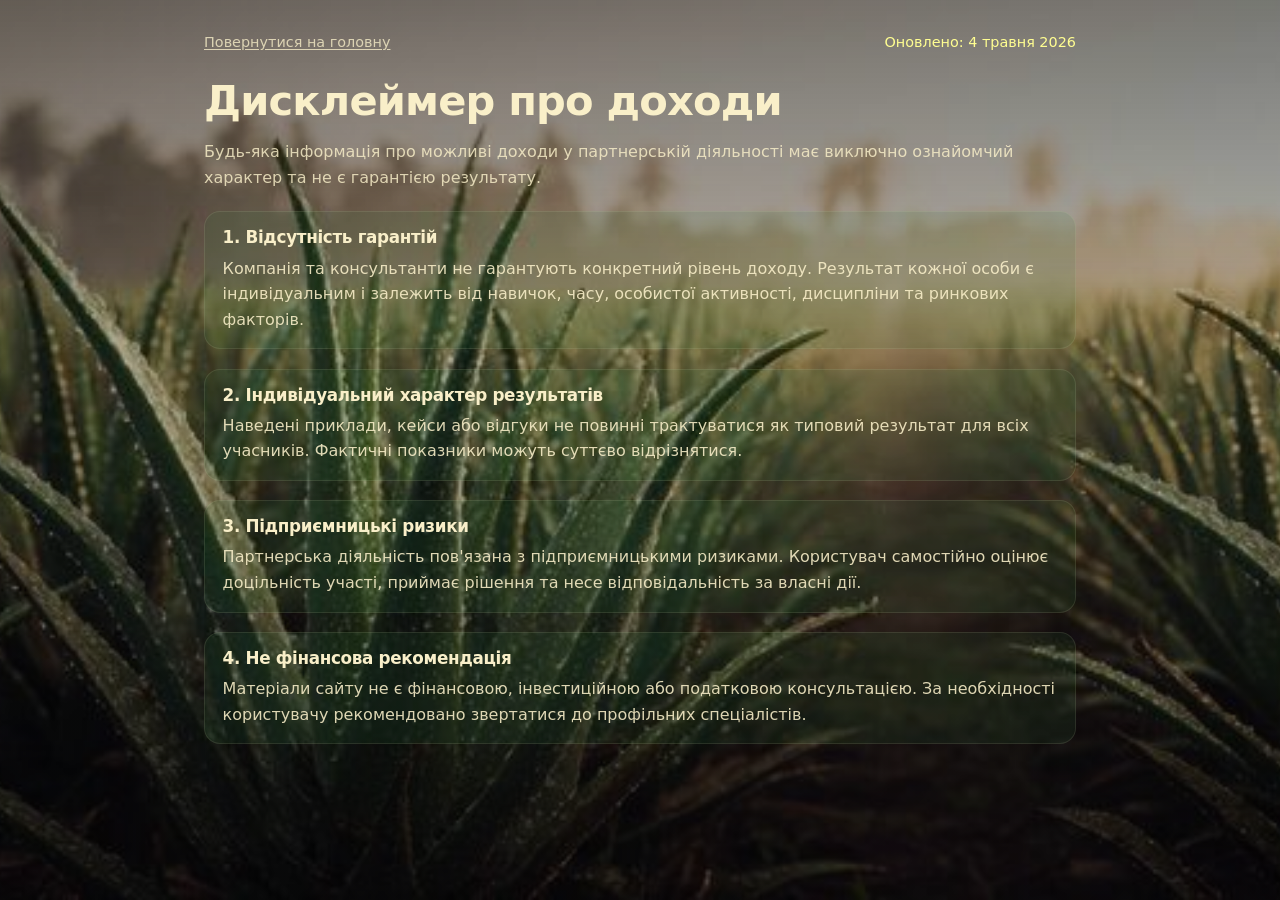
<file: earnings-disclaimer.html>
<!DOCTYPE html>
<html lang="uk">
<head>
  <meta charset="UTF-8" />
  <meta name="viewport" content="width=device-width, initial-scale=1.0" />
  <meta http-equiv="Content-Security-Policy" content="default-src 'self'; base-uri 'self'; object-src 'none'; frame-src 'none'; form-action 'self'; script-src 'self'; style-src 'self' 'unsafe-inline' https://fonts.googleapis.com; font-src 'self' https://fonts.gstatic.com; img-src 'self' data: https://aloe-hub.flpuretail.com; media-src 'self'; connect-src 'self' https://evqmticivailwbocynub.supabase.co wss://evqmticivailwbocynub.supabase.co; worker-src 'self' blob:" />
  <meta name="referrer" content="strict-origin-when-cross-origin" />
  <title>Дисклеймер про доходи | Forever Living UA</title>
  <meta name="description" content="Дисклеймер про доходи Forever Living UA: фінансові результати не гарантуються і залежать від індивідуальних зусиль." />
  <meta name="robots" content="index, follow" />
  <link rel="canonical" href="https://ranyaranski.github.io/ForeverNew/earnings-disclaimer.html" />
  <link rel="stylesheet" href="css/main.css?v=20260428-0100" />
  <link rel="stylesheet" href="css/product-page.css?v=20260428-0100" />
  <style>
    .legal-wrap {
      max-width: 920px;
      margin: 0 auto;
      padding: 2rem 1.5rem 3rem;
    }
    .legal-top {
      display: flex;
      justify-content: space-between;
      gap: 1rem;
      flex-wrap: wrap;
      margin-bottom: 1.5rem;
      font-size: 0.9rem;
      color: color-mix(in oklab, var(--cream) 78%, transparent);
    }
    .legal-top a {
      text-decoration: underline;
      text-underline-offset: 2px;
    }
    .legal-title {
      font-size: clamp(1.8rem, 4vw, 2.6rem);
      margin-bottom: 1rem;
      color: var(--cream);
    }
    .legal-intro {
      color: color-mix(in oklab, var(--cream) 82%, transparent);
      margin-bottom: 1.3rem;
      line-height: 1.6;
    }
    .legal-section {
      margin-bottom: 1.2rem;
      padding: 1rem 1.1rem;
      border: 1px solid color-mix(in oklab, var(--cream) 10%, transparent);
      border-radius: 1rem;
      background: color-mix(in oklab, #377E47 12%, transparent);
    }
    .legal-section h2 {
      font-size: 1.05rem;
      margin-bottom: 0.55rem;
      color: var(--cream);
    }
    .legal-section p {
      line-height: 1.6;
      color: color-mix(in oklab, var(--cream) 88%, transparent);
    }
  </style>
</head>
<body class="product-page-body category-aloe">
  <main class="legal-wrap">
    <div class="legal-top">
      <a href="index.html">Повернутися на головну</a>
      <span>Оновлено: 4 травня 2026</span>
    </div>

    <h1 class="legal-title">Дисклеймер про доходи</h1>
    <p class="legal-intro">
      Будь-яка інформація про можливі доходи у партнерській діяльності має виключно ознайомчий характер та не є гарантією результату.
    </p>

    <section class="legal-section">
      <h2>1. Відсутність гарантій</h2>
      <p>
        Компанія та консультанти не гарантують конкретний рівень доходу. Результат кожної особи є індивідуальним
        і залежить від навичок, часу, особистої активності, дисципліни та ринкових факторів.
      </p>
    </section>

    <section class="legal-section">
      <h2>2. Індивідуальний характер результатів</h2>
      <p>
        Наведені приклади, кейси або відгуки не повинні трактуватися як типовий результат для всіх учасників.
        Фактичні показники можуть суттєво відрізнятися.
      </p>
    </section>

    <section class="legal-section">
      <h2>3. Підприємницькі ризики</h2>
      <p>
        Партнерська діяльність пов'язана з підприємницькими ризиками. Користувач самостійно оцінює доцільність участі,
        приймає рішення та несе відповідальність за власні дії.
      </p>
    </section>

    <section class="legal-section">
      <h2>4. Не фінансова рекомендація</h2>
      <p>
        Матеріали сайту не є фінансовою, інвестиційною або податковою консультацією. За необхідності користувачу
        рекомендовано звертатися до профільних спеціалістів.
      </p>
    </section>
  </main>
</body>
</html>
</file>
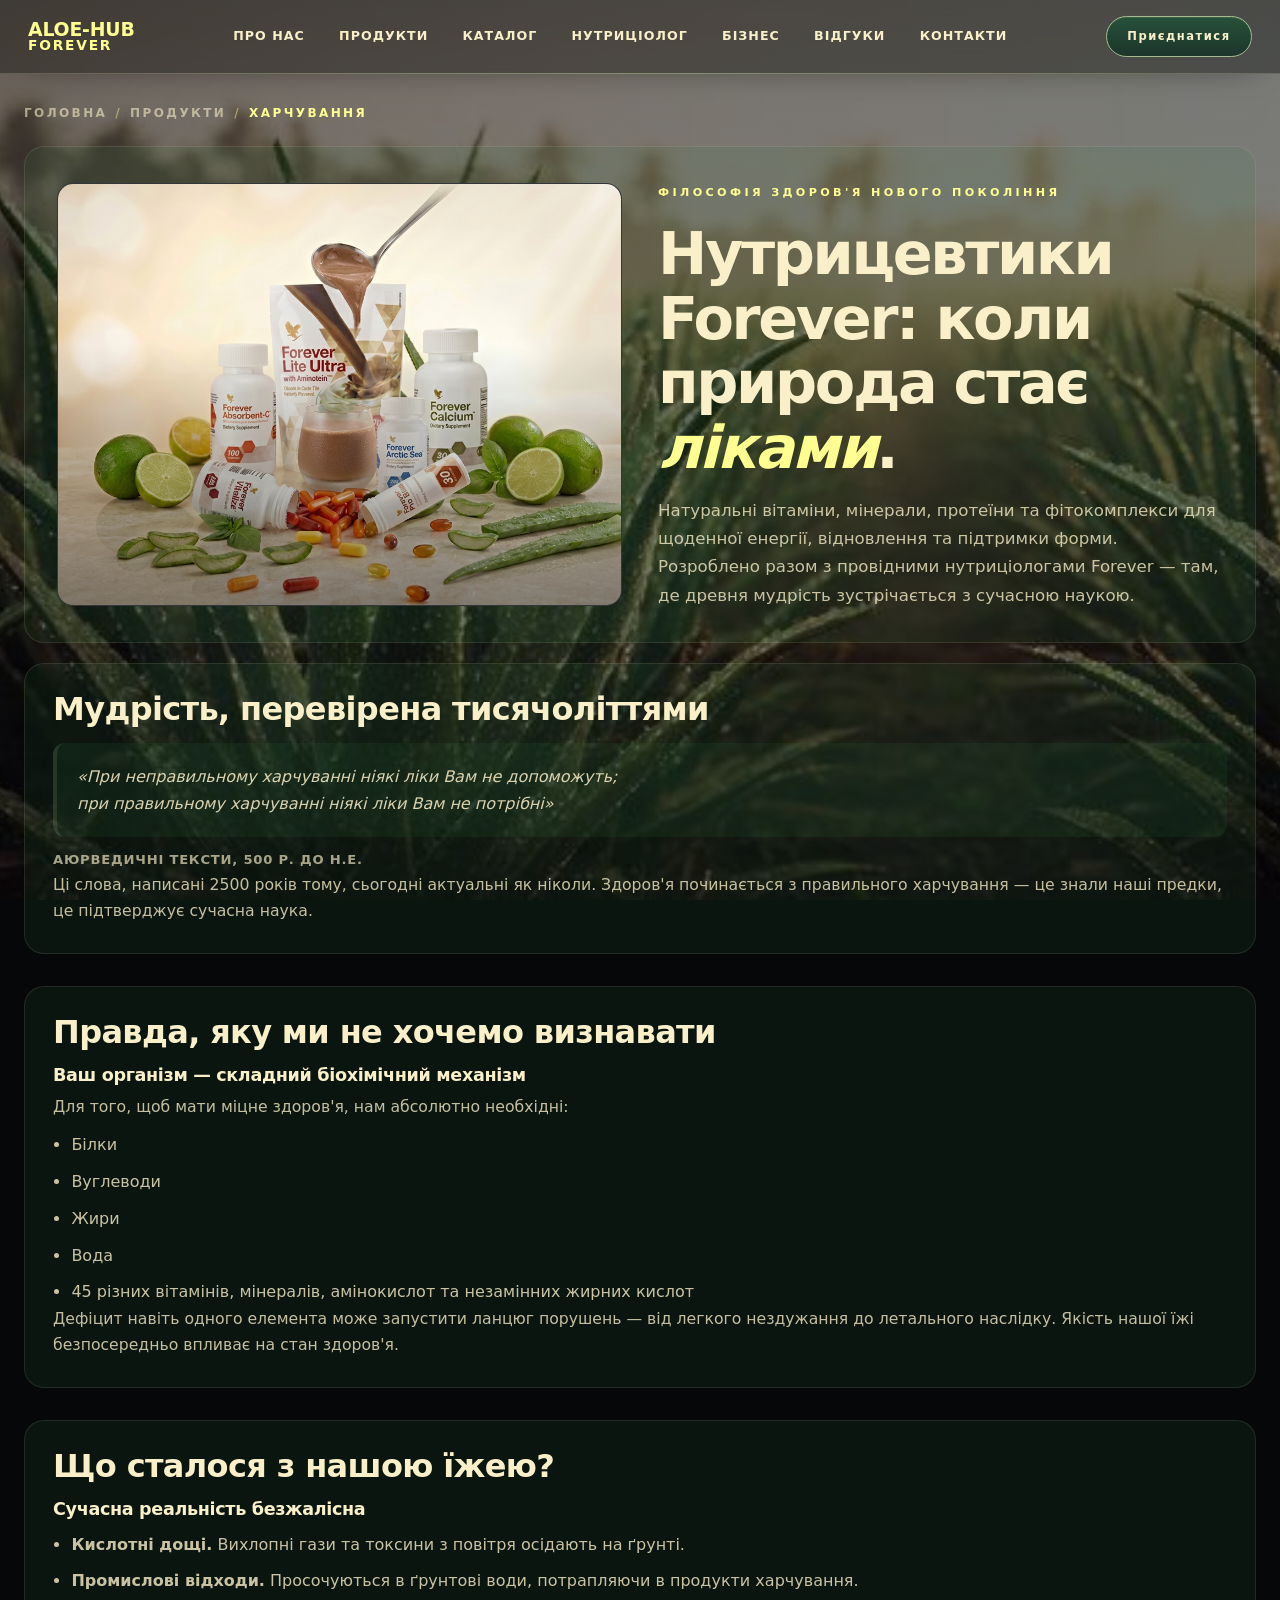
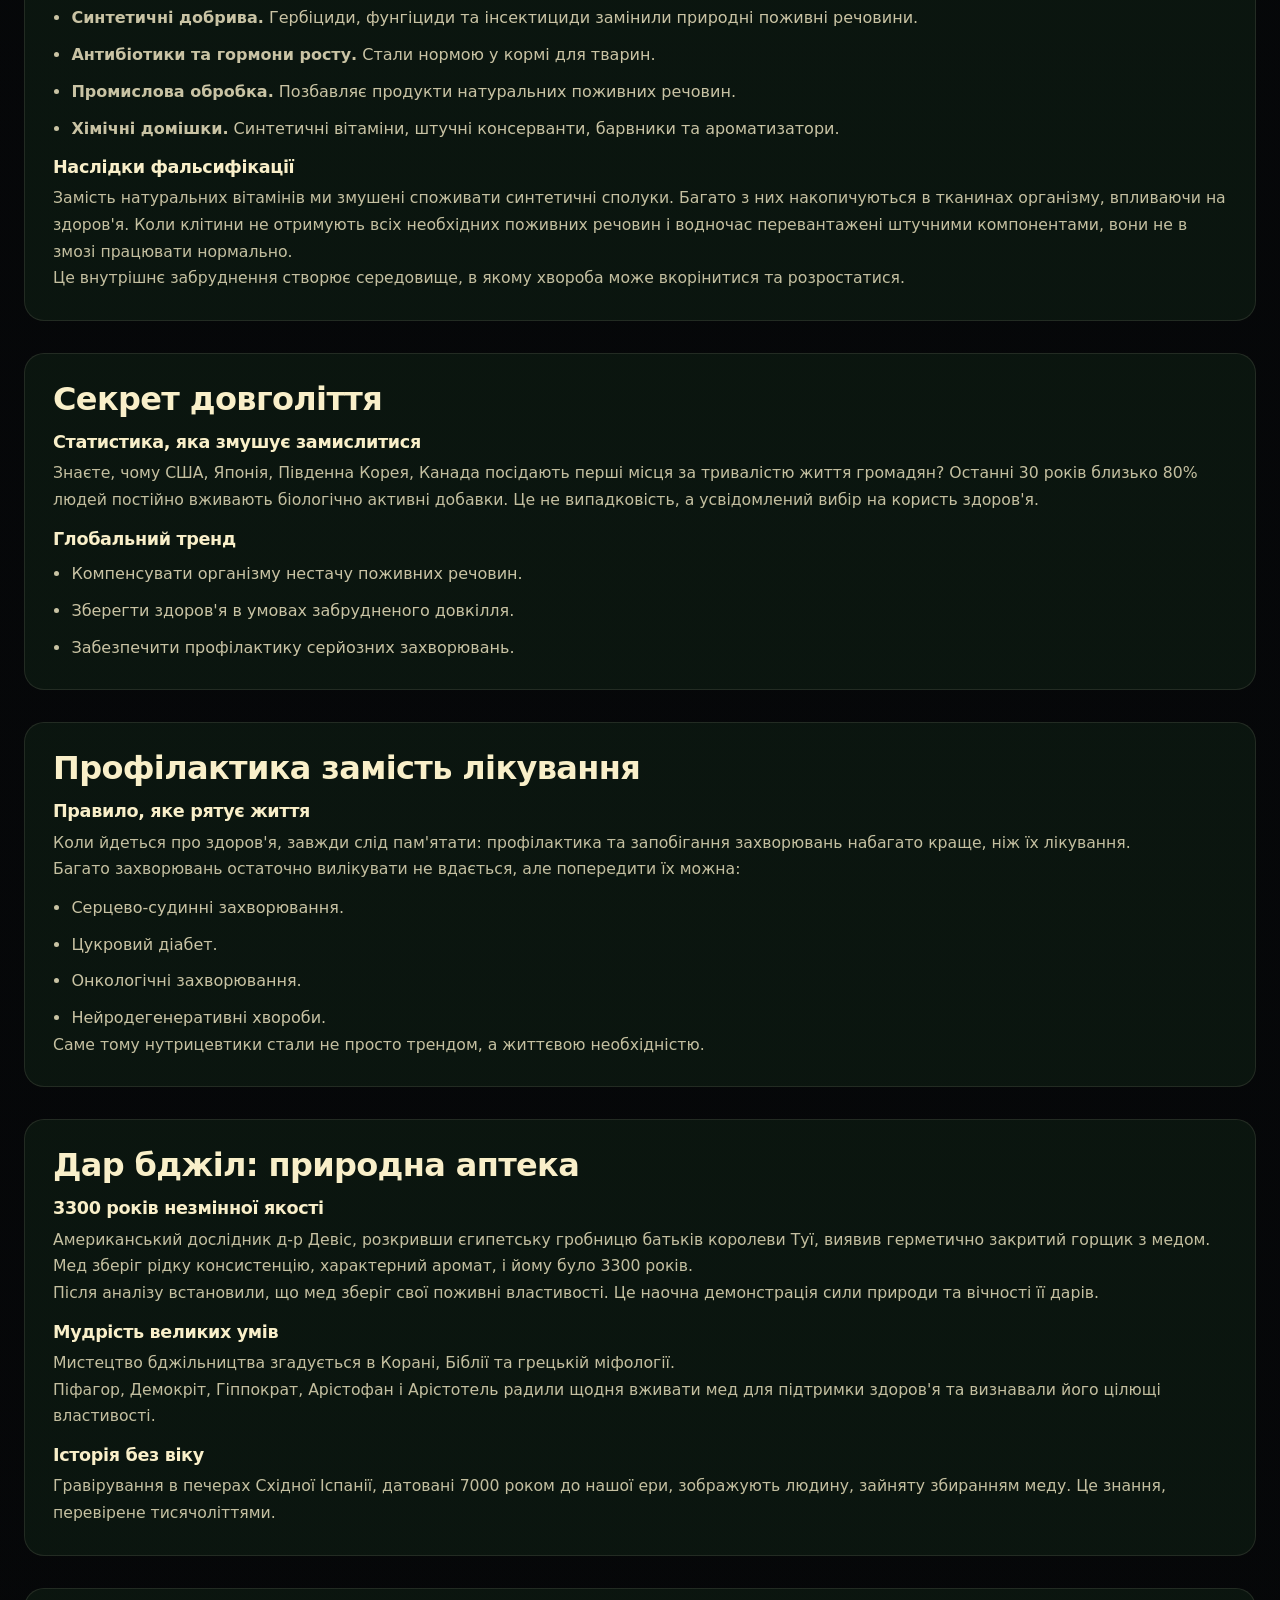
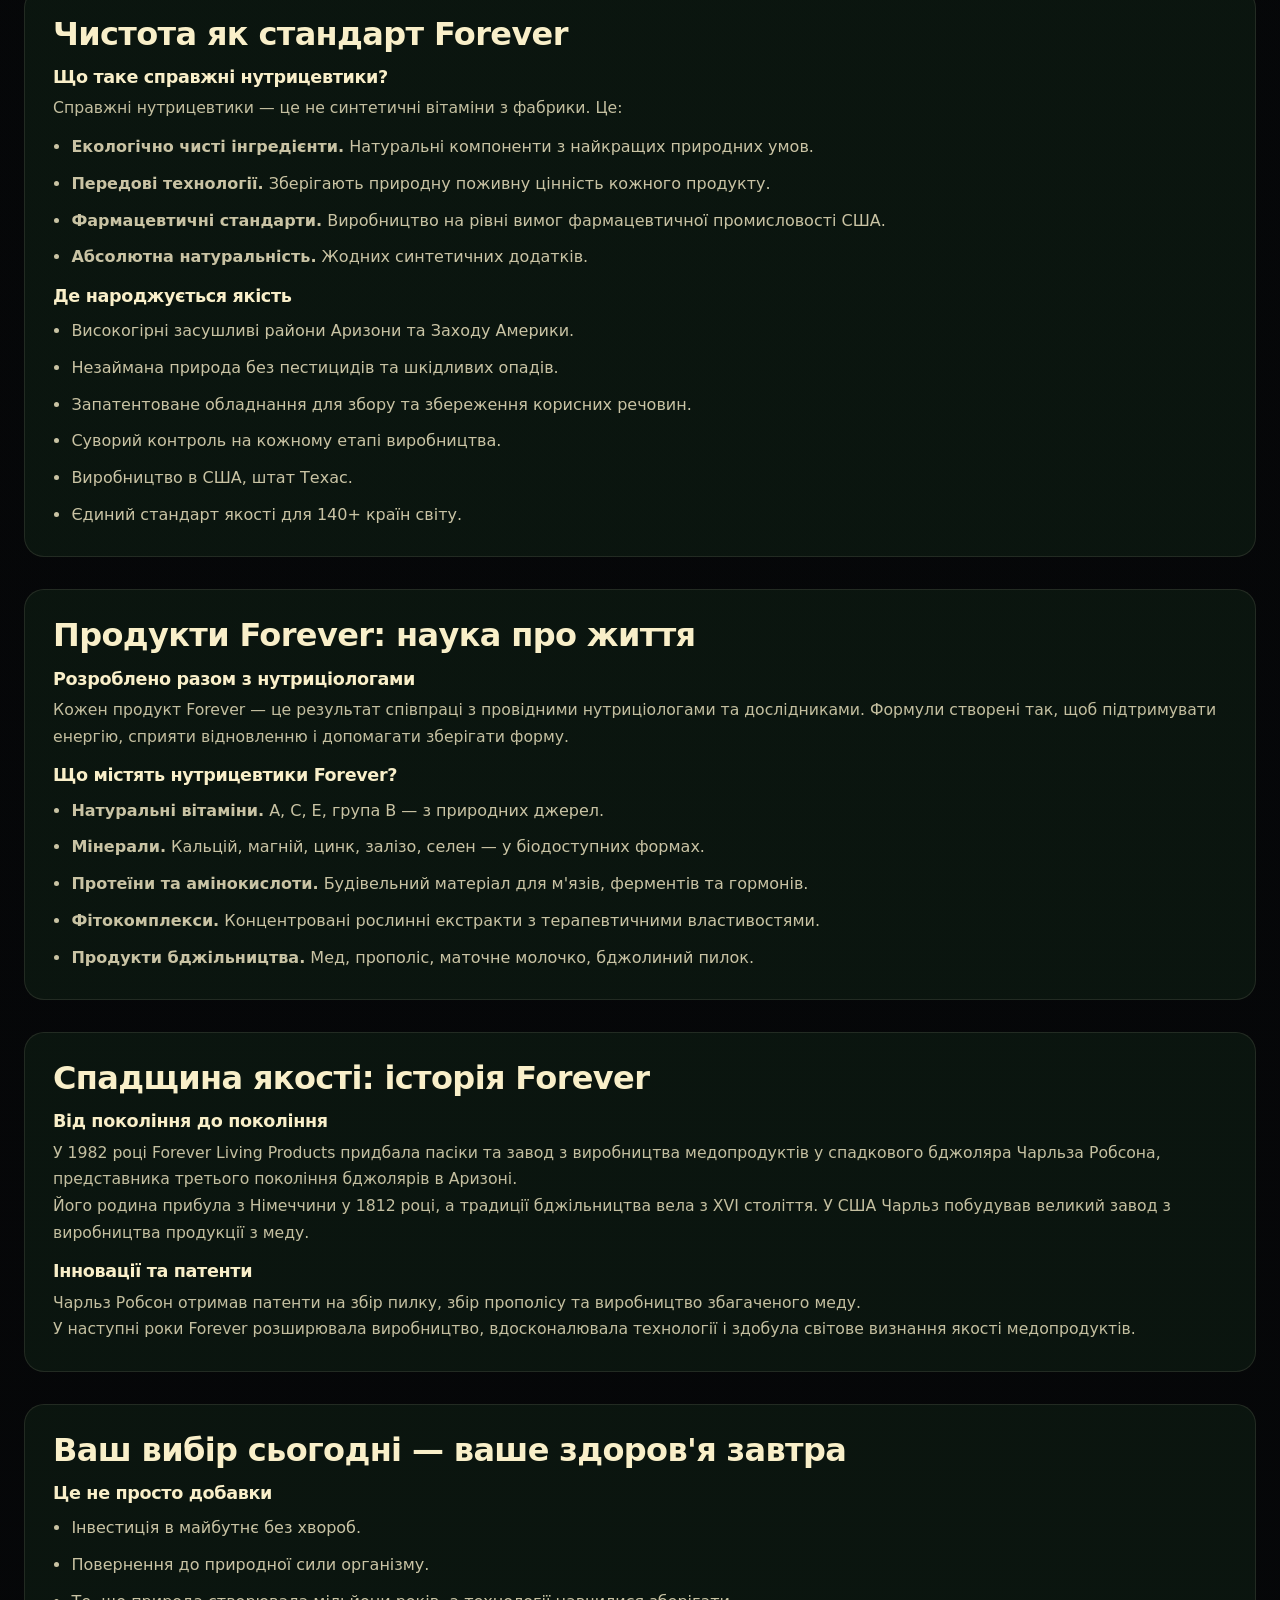
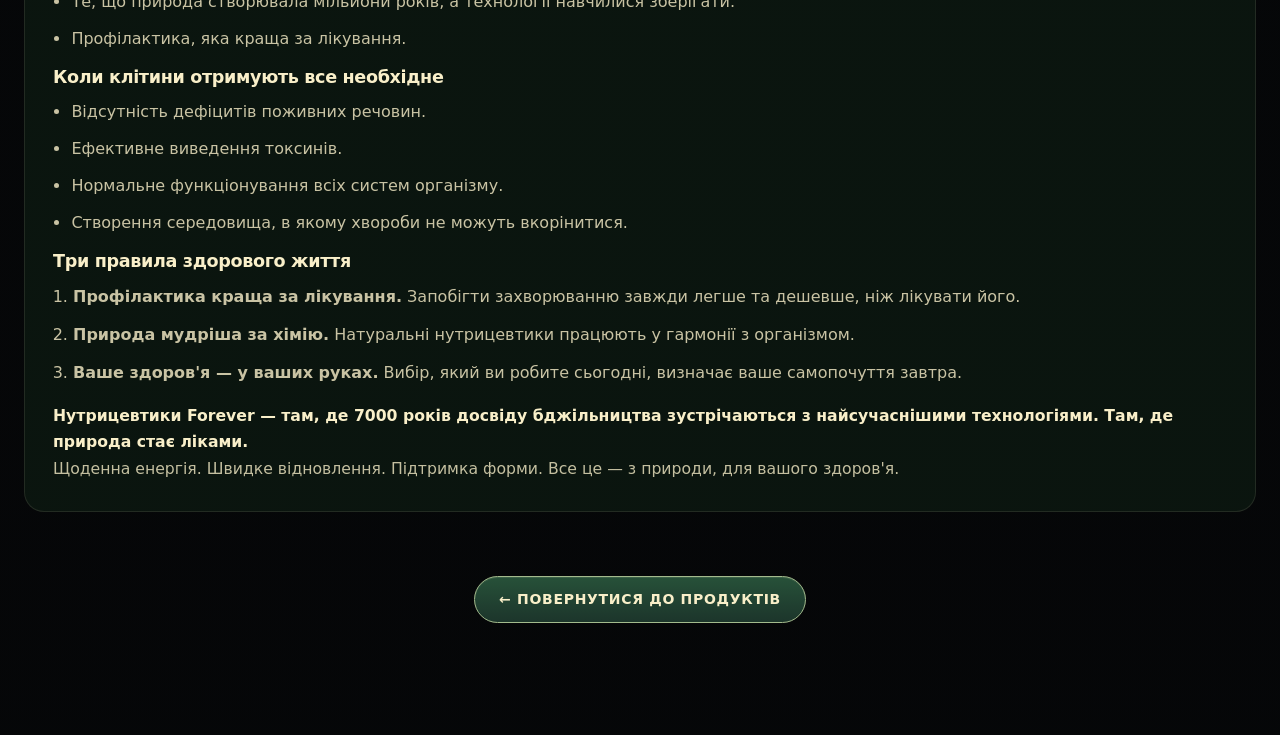
<file: nutrition-products.html>
<!DOCTYPE html>
<html lang="uk">
<head>
  <meta charset="UTF-8" />
  <meta name="viewport" content="width=device-width, initial-scale=1.0" />
  <meta http-equiv="Content-Security-Policy" content="default-src 'self'; base-uri 'self'; object-src 'none'; frame-src 'none'; form-action 'self'; script-src 'self' 'sha256-NMhqC51FcgeaaQIoab/bTObmcXMuTdPWIs6JYeQhICE='; style-src 'self' 'unsafe-inline' https://fonts.googleapis.com; font-src 'self' https://fonts.gstatic.com; img-src 'self' data: https://aloe-hub.flpuretail.com; media-src 'self'; connect-src 'self' https://evqmticivailwbocynub.supabase.co wss://evqmticivailwbocynub.supabase.co; worker-src 'self' blob:" />
  <meta name="referrer" content="strict-origin-when-cross-origin" />
  <title>Харчування — Forever Living | Категорія 02</title>
  <meta name="description" content="Вітаміни, протеїни та активні добавки Forever Living для енергії, балансу та форми. Натуральні інгредієнти, перевірена якість." />
  <meta name="robots" content="index, follow" />
  <link rel="canonical" href="https://aloe-hub.flpuretail.com/nutrition-products.html" />
  <meta property="og:title" content="Харчування — Forever Living" />
  <meta property="og:description" content="Вітаміни, протеїни та активні добавки для енергії й балансу." />
  <meta property="og:type" content="website" />
  <meta property="og:locale" content="uk_UA" />
  <meta property="og:url" content="https://aloe-hub.flpuretail.com/nutrition-products.html" />
  <meta property="og:site_name" content="Forever Living UA" />
  <meta property="og:image" content="https://aloe-hub.flpuretail.com/images/product-nutrition.jpg" />
  <meta property="og:image:alt" content="Нутрицевтики Forever Living для енергії та балансу" />
  <meta name="twitter:card" content="summary_large_image" />
  <meta name="twitter:title" content="Харчування — Forever Living" />
  <meta name="twitter:description" content="Вітаміни, протеїни та активні добавки для енергії й балансу." />
  <meta name="twitter:image" content="https://aloe-hub.flpuretail.com/images/product-nutrition.jpg" />
  <script type="application/ld+json">
    {
      "@context": "https://schema.org",
      "@type": "CollectionPage",
      "name": "Харчування — Forever Living",
      "url": "https://aloe-hub.flpuretail.com/nutrition-products.html",
      "inLanguage": "uk-UA",
      "description": "Вітаміни, протеїни та активні добавки Forever Living для енергії, балансу та форми.",
      "isPartOf": {
        "@type": "WebSite",
        "name": "Forever Living UA",
        "url": "https://aloe-hub.flpuretail.com/"
      }
    }
  </script>

  <link rel="preconnect" href="https://fonts.googleapis.com" />
  <link rel="preconnect" href="https://fonts.gstatic.com" crossorigin />
  <link href="https://fonts.googleapis.com/css2?family=Syne:wght@700;800&family=Inter:wght@400;500;700&display=swap" rel="stylesheet" />

  <link rel="stylesheet" href="css/main.css?v=20260428-0100" />
  <link rel="stylesheet" href="css/header.css?v=20260428-0100" />
  <link rel="stylesheet" href="css/product-page.css?v=20260428-0100" />
  <link rel="stylesheet" href="css/toast.css?v=20260506-consent-copy" />
</head>
<body class="product-page-body category-nutrition">
  <header class="site-header" id="siteHeader">
    <nav class="container nav">
      <a href="index.html" class="logo"><span class="logo-top">ALOE-HUB</span><span class="logo-bottom">FOREVER</span></a>
      <div class="nav-links">
        <a href="index.html#about">Про нас</a>
        <a href="index.html#products">Продукти</a>
        <a href="https://online.fliphtml5.com/plaqm/fytr/" target="_blank" rel="noopener noreferrer">Каталог</a>
        <a href="index.html#nutrition">Нутриціолог</a>
        <a href="index.html#business">Бізнес</a>
        <a href="index.html#testimonials">Відгуки</a>
        <a href="index.html#contact">Контакти</a>
      </div>
      <a href="index.html#contact" class="nav-cta">Приєднатися</a>
      <button class="nav-toggle" id="navToggle" aria-label="Меню">
        <svg class="icon-menu" width="20" height="20" viewBox="0 0 24 24" fill="none" stroke="currentColor" stroke-width="2.5" stroke-linecap="round"><line x1="3" y1="6" x2="21" y2="6"/><line x1="3" y1="12" x2="21" y2="12"/><line x1="3" y1="18" x2="21" y2="18"/></svg>
        <svg class="icon-close" width="20" height="20" viewBox="0 0 24 24" fill="none" stroke="currentColor" stroke-width="2.5" stroke-linecap="round"><line x1="18" y1="6" x2="6" y2="18"/><line x1="6" y1="6" x2="18" y2="18"/></svg>
      </button>
    </nav>
    <div class="mobile-menu" id="mobileMenu">
      <div class="container mobile-menu-inner">
        <a href="index.html#about">Про нас</a>
        <a href="index.html#products">Продукти</a>
        <a href="https://online.fliphtml5.com/plaqm/fytr/" target="_blank" rel="noopener noreferrer">Каталог</a>
        <a href="index.html#nutrition">Нутриціолог</a>
        <a href="index.html#business">Бізнес</a>
        <a href="index.html#testimonials">Відгуки</a>
        <a href="index.html#contact">Контакти</a>
        <a href="index.html#contact" class="mobile-cta">Приєднатися</a>
      </div>
    </div>
  </header>

  <main class="product-page nutrition-page">
    <div class="container">
      <nav class="breadcrumb" aria-label="Breadcrumb">
        <a href="index.html">Головна</a>
        <span class="sep">/</span>
        <a href="index.html#products">Продукти</a>
        <span class="sep">/</span>
        <span>Харчування</span>
      </nav>

      <section class="product-hero">
        <div class="product-hero-image">
          <img src="images/product-nutrition.jpg" alt="Харчування Forever Living" />
        </div>
        <div class="product-hero-content">
          <span class="eyebrow">Філософія здоров'я нового покоління</span>
          <h1>Нутрицевтики Forever: коли природа стає <span class="italic">ліками</span>.</h1>
          <p class="lead">
            Натуральні вітаміни, мінерали, протеїни та фітокомплекси для щоденної енергії,
            відновлення та підтримки форми. Розроблено разом з провідними нутриціологами Forever
            — там, де древня мудрість зустрічається з сучасною наукою.
          </p>
        </div>
      </section>

      <section class="aloe-story nutrition-story">
        <article class="story-block">
          <h2>Мудрість, перевірена тисячоліттями</h2>
          <blockquote class="story-quote">
            «При неправильному харчуванні ніякі ліки Вам не допоможуть;<br />
            при правильному харчуванні ніякі ліки Вам не потрібні»
          </blockquote>
          <p class="story-source">Аюрведичні тексти, 500 р. до н.е.</p>
          <p>
            Ці слова, написані 2500 років тому, сьогодні актуальні як ніколи. Здоров'я
            починається з правильного харчування — це знали наші предки, це підтверджує сучасна
            наука.
          </p>
        </article>

        <article class="story-block">
          <h2>Правда, яку ми не хочемо визнавати</h2>
          <h3>Ваш організм — складний біохімічний механізм</h3>
          <p>Для того, щоб мати міцне здоров'я, нам абсолютно необхідні:</p>
          <ul class="story-list">
            <li>Білки</li>
            <li>Вуглеводи</li>
            <li>Жири</li>
            <li>Вода</li>
            <li>45 різних вітамінів, мінералів, амінокислот та незамінних жирних кислот</li>
          </ul>
          <p>
            Дефіцит навіть одного елемента може запустити ланцюг порушень — від легкого нездужання
            до летального наслідку. Якість нашої їжі безпосередньо впливає на стан здоров'я.
          </p>
        </article>

        <article class="story-block">
          <h2>Що сталося з нашою їжею?</h2>
          <h3>Сучасна реальність безжалісна</h3>
          <ul class="story-list">
            <li><strong>Кислотні дощі.</strong> Вихлопні гази та токсини з повітря осідають на ґрунті.</li>
            <li><strong>Промислові відходи.</strong> Просочуються в ґрунтові води, потрапляючи в продукти харчування.</li>
            <li><strong>Синтетичні добрива.</strong> Гербіциди, фунгіциди та інсектициди замінили природні поживні речовини.</li>
            <li><strong>Антибіотики та гормони росту.</strong> Стали нормою у кормі для тварин.</li>
            <li><strong>Промислова обробка.</strong> Позбавляє продукти натуральних поживних речовин.</li>
            <li><strong>Хімічні домішки.</strong> Синтетичні вітаміни, штучні консерванти, барвники та ароматизатори.</li>
          </ul>
          <h3>Наслідки фальсифікації</h3>
          <p>
            Замість натуральних вітамінів ми змушені споживати синтетичні сполуки. Багато з них
            накопичуються в тканинах організму, впливаючи на здоров'я. Коли клітини не отримують
            всіх необхідних поживних речовин і водночас перевантажені штучними компонентами, вони
            не в змозі працювати нормально.
          </p>
          <p>
            Це внутрішнє забруднення створює середовище, в якому хвороба може вкорінитися та
            розростатися.
          </p>
        </article>

        <article class="story-block">
          <h2>Секрет довголіття</h2>
          <h3>Статистика, яка змушує замислитися</h3>
          <p>
            Знаєте, чому США, Японія, Південна Корея, Канада посідають перші місця за тривалістю життя громадян? Останні
            30 років близько 80% людей постійно вживають біологічно активні добавки. Це не
            випадковість, а усвідомлений вибір на користь здоров'я.
          </p>
          <h3>Глобальний тренд</h3>
          <ul class="story-list">
            <li>Компенсувати організму нестачу поживних речовин.</li>
            <li>Зберегти здоров'я в умовах забрудненого довкілля.</li>
            <li>Забезпечити профілактику серйозних захворювань.</li>
          </ul>
        </article>

        <article class="story-block">
          <h2>Профілактика замість лікування</h2>
          <h3>Правило, яке рятує життя</h3>
          <p>
            Коли йдеться про здоров'я, завжди слід пам'ятати: профілактика та запобігання
            захворювань набагато краще, ніж їх лікування.
          </p>
          <p>Багато захворювань остаточно вилікувати не вдається, але попередити їх можна:</p>
          <ul class="story-list">
            <li>Серцево-судинні захворювання.</li>
            <li>Цукровий діабет.</li>
            <li>Онкологічні захворювання.</li>
            <li>Нейродегенеративні хвороби.</li>
          </ul>
          <p>Саме тому нутрицевтики стали не просто трендом, а життєвою необхідністю.</p>
        </article>

        <article class="story-block">
          <h2>Дар бджіл: природна аптека</h2>
          <h3>3300 років незмінної якості</h3>
          <p>
            Американський дослідник д-р Девіс, розкривши єгипетську гробницю батьків королеви Туї,
            виявив герметично закритий горщик з медом. Мед зберіг рідку консистенцію, характерний
            аромат, і йому було 3300 років.
          </p>
          <p>
            Після аналізу встановили, що мед зберіг свої поживні властивості. Це наочна демонстрація
            сили природи та вічності її дарів.
          </p>
          <h3>Мудрість великих умів</h3>
          <p>Мистецтво бджільництва згадується в Корані, Біблії та грецькій міфології.</p>
          <p>
            Піфагор, Демокріт, Гіппократ, Арістофан і Арістотель радили щодня вживати мед для
            підтримки здоров'я та визнавали його цілющі властивості.
          </p>
          <h3>Історія без віку</h3>
          <p>
            Гравірування в печерах Східної Іспанії, датовані 7000 роком до нашої ери, зображують
            людину, зайняту збиранням меду. Це знання, перевірене тисячоліттями.
          </p>
        </article>

        <article class="story-block">
          <h2>Чистота як стандарт Forever</h2>
          <h3>Що таке справжні нутрицевтики?</h3>
          <p>Справжні нутрицевтики — це не синтетичні вітаміни з фабрики. Це:</p>
          <ul class="story-list">
            <li><strong>Екологічно чисті інгредієнти.</strong> Натуральні компоненти з найкращих природних умов.</li>
            <li><strong>Передові технології.</strong> Зберігають природну поживну цінність кожного продукту.</li>
            <li><strong>Фармацевтичні стандарти.</strong> Виробництво на рівні вимог фармацевтичної промисловості США.</li>
            <li><strong>Абсолютна натуральність.</strong> Жодних синтетичних додатків.</li>
          </ul>
          <h3>Де народжується якість</h3>
          <ul class="story-list">
            <li>Високогірні засушливі райони Аризони та Заходу Америки.</li>
            <li>Незаймана природа без пестицидів та шкідливих опадів.</li>
            <li>Запатентоване обладнання для збору та збереження корисних речовин.</li>
            <li>Суворий контроль на кожному етапі виробництва.</li>
            <li>Виробництво в США, штат Техас.</li>
            <li>Єдиний стандарт якості для 140+ країн світу.</li>
          </ul>
        </article>

        <article class="story-block">
          <h2>Продукти Forever: наука про життя</h2>
          <h3>Розроблено разом з нутриціологами</h3>
          <p>
            Кожен продукт Forever — це результат співпраці з провідними нутриціологами та
            дослідниками. Формули створені так, щоб підтримувати енергію, сприяти відновленню і
            допомагати зберігати форму.
          </p>
          <h3>Що містять нутрицевтики Forever?</h3>
          <ul class="story-list">
            <li><strong>Натуральні вітаміни.</strong> А, С, Е, група В — з природних джерел.</li>
            <li><strong>Мінерали.</strong> Кальцій, магній, цинк, залізо, селен — у біодоступних формах.</li>
            <li><strong>Протеїни та амінокислоти.</strong> Будівельний матеріал для м'язів, ферментів та гормонів.</li>
            <li><strong>Фітокомплекси.</strong> Концентровані рослинні екстракти з терапевтичними властивостями.</li>
            <li><strong>Продукти бджільництва.</strong> Мед, прополіс, маточне молочко, бджолиний пилок.</li>
          </ul>
        </article>

        <article class="story-block">
          <h2>Спадщина якості: історія Forever</h2>
          <h3>Від покоління до покоління</h3>
          <p>
            У 1982 році Forever Living Products придбала пасіки та завод з виробництва
            медопродуктів у спадкового бджоляра Чарльза Робсона, представника третього покоління
            бджолярів в Аризоні.
          </p>
          <p>
            Його родина прибула з Німеччини у 1812 році, а традиції бджільництва вела з XVI
            століття. У США Чарльз побудував великий завод з виробництва продукції з меду.
          </p>
          <h3>Інновації та патенти</h3>
          <p>Чарльз Робсон отримав патенти на збір пилку, збір прополісу та виробництво збагаченого меду.</p>
          <p>
            У наступні роки Forever розширювала виробництво, вдосконалювала технології і здобула
            світове визнання якості медопродуктів.
          </p>
        </article>

        <article class="story-block">
          <h2>Ваш вибір сьогодні — ваше здоров'я завтра</h2>
          <h3>Це не просто добавки</h3>
          <ul class="story-list">
            <li>Інвестиція в майбутнє без хвороб.</li>
            <li>Повернення до природної сили організму.</li>
            <li>Те, що природа створювала мільйони років, а технології навчилися зберігати.</li>
            <li>Профілактика, яка краща за лікування.</li>
          </ul>
          <h3>Коли клітини отримують все необхідне</h3>
          <ul class="story-list">
            <li>Відсутність дефіцитів поживних речовин.</li>
            <li>Ефективне виведення токсинів.</li>
            <li>Нормальне функціонування всіх систем організму.</li>
            <li>Створення середовища, в якому хвороби не можуть вкорінитися.</li>
          </ul>
          <h3>Три правила здорового життя</h3>
          <ol class="story-ordered">
            <li><strong>Профілактика краща за лікування.</strong> Запобігти захворюванню завжди легше та дешевше, ніж лікувати його.</li>
            <li><strong>Природа мудріша за хімію.</strong> Натуральні нутрицевтики працюють у гармонії з організмом.</li>
            <li><strong>Ваше здоров'я — у ваших руках.</strong> Вибір, який ви робите сьогодні, визначає ваше самопочуття завтра.</li>
          </ol>
          <p class="story-final">
            Нутрицевтики Forever — там, де 7000 років досвіду бджільництва зустрічаються з
            найсучаснішими технологіями. Там, де природа стає ліками.
          </p>
          <p>
            Щоденна енергія. Швидке відновлення. Підтримка форми. Все це — з природи, для вашого
            здоров'я.
          </p>
        </article>
      </section>

      <div class="product-cta-back">
        <a href="index.html#products" class="btn btn-dark">← Повернутися до продуктів</a>
      </div>
    </div>
  </main>

  <div class="toast-root" id="toastRoot"></div>
  <script src="js/vendor/supabase.js?v=20260505-crm"></script>
  <script src="js/main.js?v=20260506-consent-copy"></script>
</body>
</html>
</file>
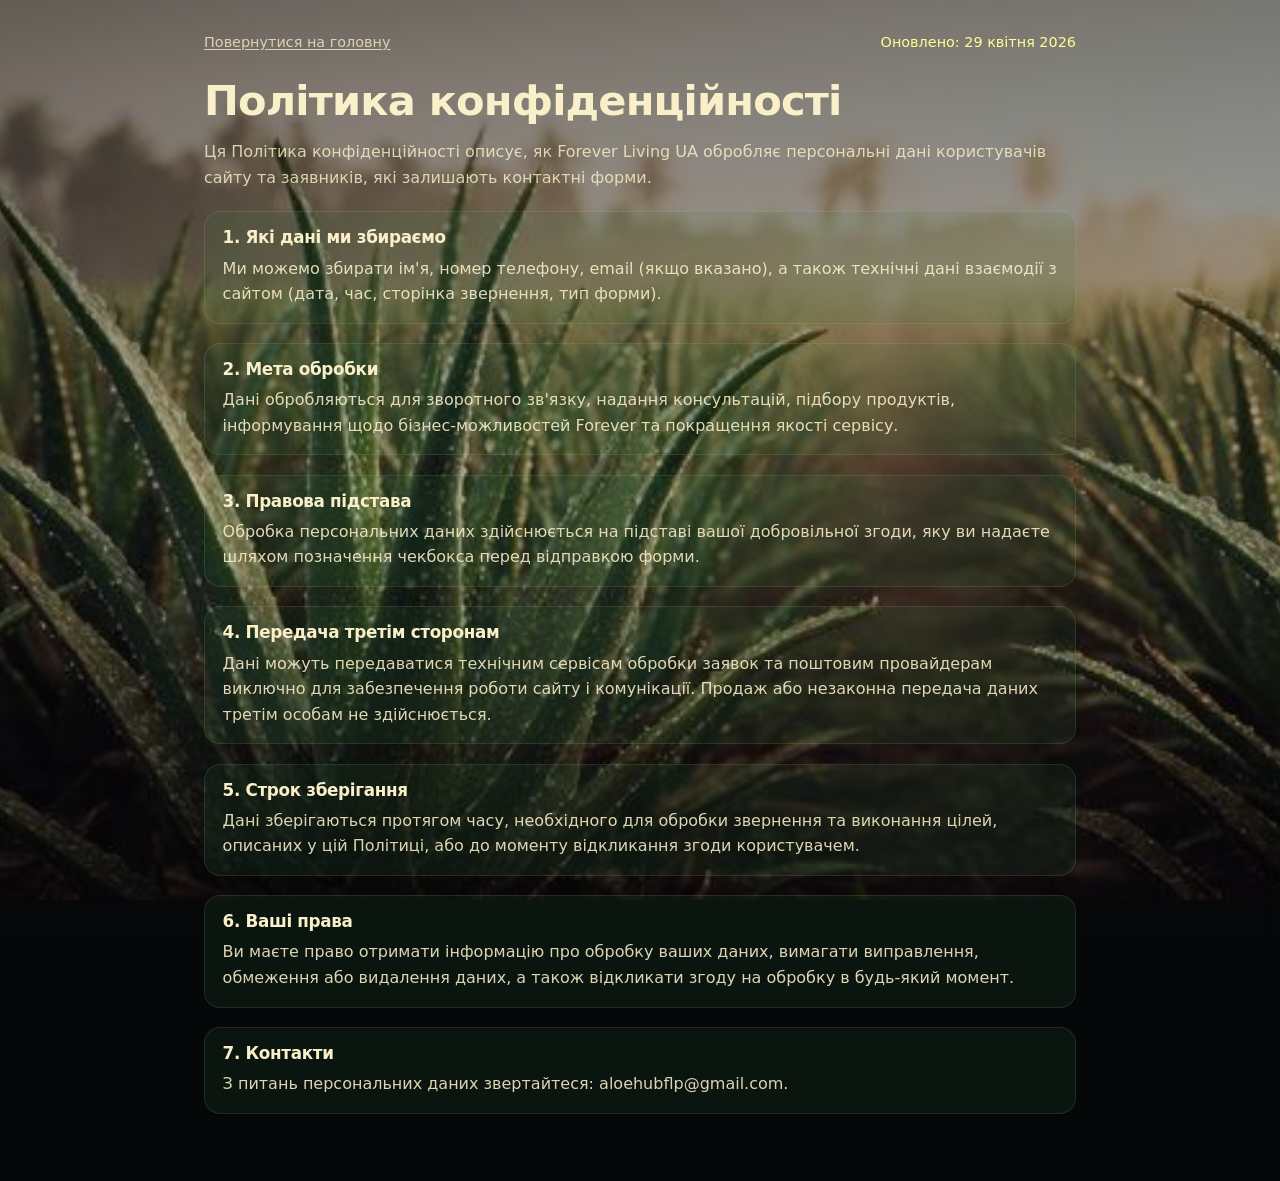
<file: privacy-policy.html>
<!DOCTYPE html>
<html lang="uk">
<head>
  <meta charset="UTF-8" />
  <meta name="viewport" content="width=device-width, initial-scale=1.0" />
  <meta http-equiv="Content-Security-Policy" content="default-src 'self'; base-uri 'self'; object-src 'none'; frame-src 'none'; form-action 'self'; script-src 'self'; style-src 'self' 'unsafe-inline' https://fonts.googleapis.com; font-src 'self' https://fonts.gstatic.com; img-src 'self' data: https://aloe-hub.flpuretail.com; media-src 'self'; connect-src 'self' https://evqmticivailwbocynub.supabase.co wss://evqmticivailwbocynub.supabase.co; worker-src 'self' blob:" />
  <meta name="referrer" content="strict-origin-when-cross-origin" />
  <title>Політика конфіденційності | Forever Living UA</title>
  <meta name="description" content="Політика конфіденційності Forever Living UA: порядок збору, обробки та захисту персональних даних користувачів." />
  <meta name="robots" content="index, follow" />
  <link rel="canonical" href="https://aloe-hub.flpuretail.com/privacy-policy.html" />
  <link rel="stylesheet" href="css/main.css?v=20260428-0100" />
  <link rel="stylesheet" href="css/product-page.css?v=20260428-0100" />
  <style>
    .legal-wrap {
      max-width: 920px;
      margin: 0 auto;
      padding: 2rem 1.5rem 3rem;
    }
    .legal-top {
      display: flex;
      justify-content: space-between;
      gap: 1rem;
      flex-wrap: wrap;
      margin-bottom: 1.5rem;
      font-size: 0.9rem;
      color: color-mix(in oklab, var(--cream) 78%, transparent);
    }
    .legal-top a {
      text-decoration: underline;
      text-underline-offset: 2px;
    }
    .legal-title {
      font-size: clamp(1.8rem, 4vw, 2.6rem);
      margin-bottom: 1rem;
      color: var(--cream);
    }
    .legal-intro {
      color: color-mix(in oklab, var(--cream) 82%, transparent);
      margin-bottom: 1.3rem;
      line-height: 1.6;
    }
    .legal-section {
      margin-bottom: 1.2rem;
      padding: 1rem 1.1rem;
      border: 1px solid color-mix(in oklab, var(--cream) 10%, transparent);
      border-radius: 1rem;
      background: color-mix(in oklab, #377E47 12%, transparent);
    }
    .legal-section h2 {
      font-size: 1.05rem;
      margin-bottom: 0.55rem;
      color: var(--cream);
    }
    .legal-section p {
      line-height: 1.6;
      color: color-mix(in oklab, var(--cream) 88%, transparent);
    }
  </style>
</head>
<body class="product-page-body category-aloe">
  <main class="legal-wrap">
    <div class="legal-top">
      <a href="index.html">Повернутися на головну</a>
      <span>Оновлено: 29 квітня 2026</span>
    </div>

    <h1 class="legal-title">Політика конфіденційності</h1>
    <p class="legal-intro">
      Ця Політика конфіденційності описує, як Forever Living UA обробляє персональні дані користувачів сайту
      та заявників, які залишають контактні форми.
    </p>

    <section class="legal-section">
      <h2>1. Які дані ми збираємо</h2>
      <p>
        Ми можемо збирати ім'я, номер телефону, email (якщо вказано), а також технічні дані взаємодії з сайтом
        (дата, час, сторінка звернення, тип форми).
      </p>
    </section>

    <section class="legal-section">
      <h2>2. Мета обробки</h2>
      <p>
        Дані обробляються для зворотного зв'язку, надання консультацій, підбору продуктів, інформування щодо
        бізнес-можливостей Forever та покращення якості сервісу.
      </p>
    </section>

    <section class="legal-section">
      <h2>3. Правова підстава</h2>
      <p>
        Обробка персональних даних здійснюється на підставі вашої добровільної згоди, яку ви надаєте шляхом
        позначення чекбокса перед відправкою форми.
      </p>
    </section>

    <section class="legal-section">
      <h2>4. Передача третім сторонам</h2>
      <p>
        Дані можуть передаватися технічним сервісам обробки заявок та поштовим провайдерам виключно для
        забезпечення роботи сайту і комунікації. Продаж або незаконна передача даних третім особам не здійснюється.
      </p>
    </section>

    <section class="legal-section">
      <h2>5. Строк зберігання</h2>
      <p>
        Дані зберігаються протягом часу, необхідного для обробки звернення та виконання цілей, описаних у цій
        Політиці, або до моменту відкликання згоди користувачем.
      </p>
    </section>

    <section class="legal-section">
      <h2>6. Ваші права</h2>
      <p>
        Ви маєте право отримати інформацію про обробку ваших даних, вимагати виправлення, обмеження або видалення
        даних, а також відкликати згоду на обробку в будь-який момент.
      </p>
    </section>

    <section class="legal-section">
      <h2>7. Контакти</h2>
      <p>
        З питань персональних даних звертайтеся: <a href="mailto:aloehubflp@gmail.com">aloehubflp@gmail.com</a>.
      </p>
    </section>
  </main>
</body>
</html>
</file>
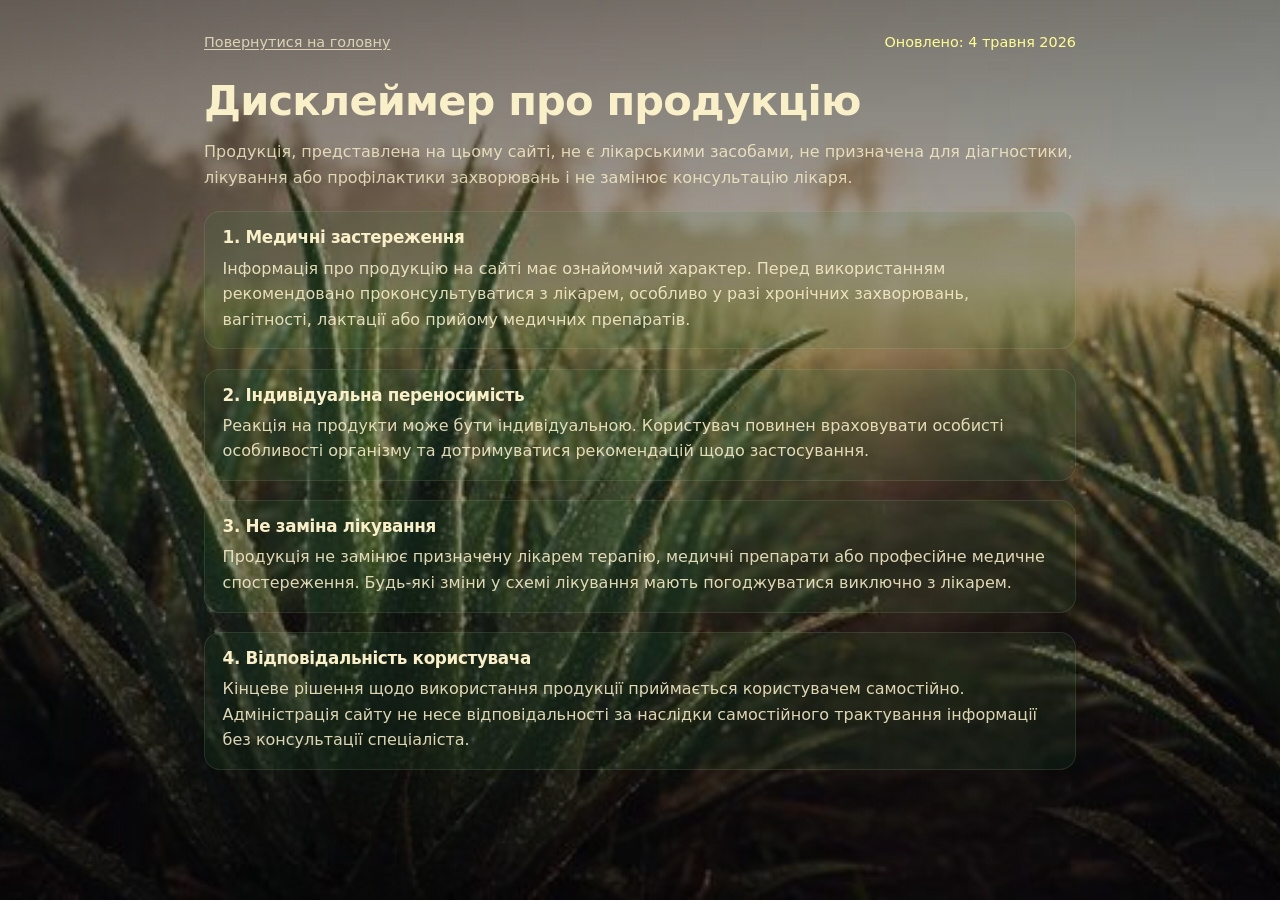
<file: product-disclaimer.html>
<!DOCTYPE html>
<html lang="uk">
<head>
  <meta charset="UTF-8" />
  <meta name="viewport" content="width=device-width, initial-scale=1.0" />
  <meta http-equiv="Content-Security-Policy" content="default-src 'self'; base-uri 'self'; object-src 'none'; frame-src 'none'; form-action 'self'; script-src 'self'; style-src 'self' 'unsafe-inline' https://fonts.googleapis.com; font-src 'self' https://fonts.gstatic.com; img-src 'self' data: https://aloe-hub.flpuretail.com; media-src 'self'; connect-src 'self' https://evqmticivailwbocynub.supabase.co wss://evqmticivailwbocynub.supabase.co; worker-src 'self' blob:" />
  <meta name="referrer" content="strict-origin-when-cross-origin" />
  <title>Дисклеймер про продукцію | Forever Living UA</title>
  <meta name="description" content="Дисклеймер про продукцію Forever Living UA: продукція не є ліками та не замінює медичне лікування." />
  <meta name="robots" content="index, follow" />
  <link rel="canonical" href="https://ranyaranski.github.io/ForeverNew/product-disclaimer.html" />
  <link rel="stylesheet" href="css/main.css?v=20260428-0100" />
  <link rel="stylesheet" href="css/product-page.css?v=20260428-0100" />
  <style>
    .legal-wrap {
      max-width: 920px;
      margin: 0 auto;
      padding: 2rem 1.5rem 3rem;
    }
    .legal-top {
      display: flex;
      justify-content: space-between;
      gap: 1rem;
      flex-wrap: wrap;
      margin-bottom: 1.5rem;
      font-size: 0.9rem;
      color: color-mix(in oklab, var(--cream) 78%, transparent);
    }
    .legal-top a {
      text-decoration: underline;
      text-underline-offset: 2px;
    }
    .legal-title {
      font-size: clamp(1.8rem, 4vw, 2.6rem);
      margin-bottom: 1rem;
      color: var(--cream);
    }
    .legal-intro {
      color: color-mix(in oklab, var(--cream) 82%, transparent);
      margin-bottom: 1.3rem;
      line-height: 1.6;
    }
    .legal-section {
      margin-bottom: 1.2rem;
      padding: 1rem 1.1rem;
      border: 1px solid color-mix(in oklab, var(--cream) 10%, transparent);
      border-radius: 1rem;
      background: color-mix(in oklab, #377E47 12%, transparent);
    }
    .legal-section h2 {
      font-size: 1.05rem;
      margin-bottom: 0.55rem;
      color: var(--cream);
    }
    .legal-section p {
      line-height: 1.6;
      color: color-mix(in oklab, var(--cream) 88%, transparent);
    }
  </style>
</head>
<body class="product-page-body category-aloe">
  <main class="legal-wrap">
    <div class="legal-top">
      <a href="index.html">Повернутися на головну</a>
      <span>Оновлено: 4 травня 2026</span>
    </div>

    <h1 class="legal-title">Дисклеймер про продукцію</h1>
    <p class="legal-intro">
      Продукція, представлена на цьому сайті, не є лікарськими засобами, не призначена для діагностики,
      лікування або профілактики захворювань і не замінює консультацію лікаря.
    </p>

    <section class="legal-section">
      <h2>1. Медичні застереження</h2>
      <p>
        Інформація про продукцію на сайті має ознайомчий характер. Перед використанням рекомендовано
        проконсультуватися з лікарем, особливо у разі хронічних захворювань, вагітності, лактації або
        прийому медичних препаратів.
      </p>
    </section>

    <section class="legal-section">
      <h2>2. Індивідуальна переносимість</h2>
      <p>
        Реакція на продукти може бути індивідуальною. Користувач повинен враховувати особисті особливості
        організму та дотримуватися рекомендацій щодо застосування.
      </p>
    </section>

    <section class="legal-section">
      <h2>3. Не заміна лікування</h2>
      <p>
        Продукція не замінює призначену лікарем терапію, медичні препарати або професійне медичне спостереження.
        Будь-які зміни у схемі лікування мають погоджуватися виключно з лікарем.
      </p>
    </section>

    <section class="legal-section">
      <h2>4. Відповідальність користувача</h2>
      <p>
        Кінцеве рішення щодо використання продукції приймається користувачем самостійно. Адміністрація сайту
        не несе відповідальності за наслідки самостійного трактування інформації без консультації спеціаліста.
      </p>
    </section>
  </main>
</body>
</html>
</file>
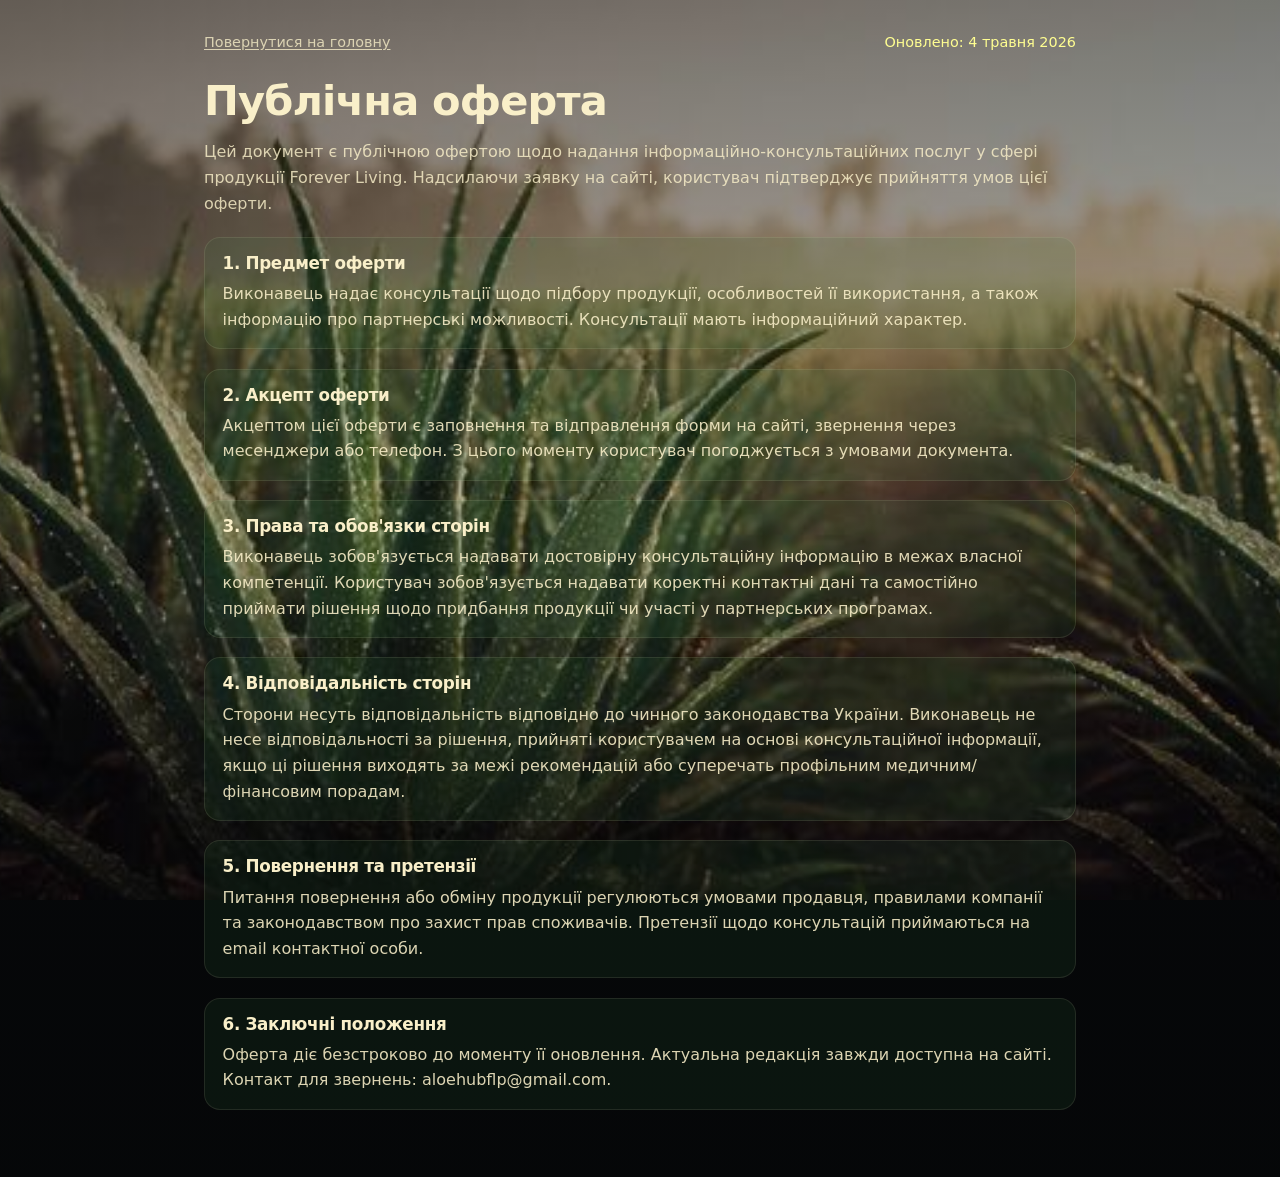
<file: public-offer.html>
<!DOCTYPE html>
<html lang="uk">
<head>
  <meta charset="UTF-8" />
  <meta name="viewport" content="width=device-width, initial-scale=1.0" />
  <meta http-equiv="Content-Security-Policy" content="default-src 'self'; base-uri 'self'; object-src 'none'; frame-src 'none'; form-action 'self'; script-src 'self'; style-src 'self' 'unsafe-inline' https://fonts.googleapis.com; font-src 'self' https://fonts.gstatic.com; img-src 'self' data: https://aloe-hub.flpuretail.com; media-src 'self'; connect-src 'self' https://evqmticivailwbocynub.supabase.co wss://evqmticivailwbocynub.supabase.co; worker-src 'self' blob:" />
  <meta name="referrer" content="strict-origin-when-cross-origin" />
  <title>Публічна оферта | Forever Living UA</title>
  <meta name="description" content="Публічна оферта Forever Living UA: умови надання консультацій, відповідальність сторін та порядок взаємодії." />
  <meta name="robots" content="index, follow" />
  <link rel="canonical" href="https://ranyaranski.github.io/ForeverNew/public-offer.html" />
  <link rel="stylesheet" href="css/main.css?v=20260428-0100" />
  <link rel="stylesheet" href="css/product-page.css?v=20260428-0100" />
  <style>
    .legal-wrap {
      max-width: 920px;
      margin: 0 auto;
      padding: 2rem 1.5rem 3rem;
    }
    .legal-top {
      display: flex;
      justify-content: space-between;
      gap: 1rem;
      flex-wrap: wrap;
      margin-bottom: 1.5rem;
      font-size: 0.9rem;
      color: color-mix(in oklab, var(--cream) 78%, transparent);
    }
    .legal-top a {
      text-decoration: underline;
      text-underline-offset: 2px;
    }
    .legal-title {
      font-size: clamp(1.8rem, 4vw, 2.6rem);
      margin-bottom: 1rem;
      color: var(--cream);
    }
    .legal-intro {
      color: color-mix(in oklab, var(--cream) 82%, transparent);
      margin-bottom: 1.3rem;
      line-height: 1.6;
    }
    .legal-section {
      margin-bottom: 1.2rem;
      padding: 1rem 1.1rem;
      border: 1px solid color-mix(in oklab, var(--cream) 10%, transparent);
      border-radius: 1rem;
      background: color-mix(in oklab, #377E47 12%, transparent);
    }
    .legal-section h2 {
      font-size: 1.05rem;
      margin-bottom: 0.55rem;
      color: var(--cream);
    }
    .legal-section p {
      line-height: 1.6;
      color: color-mix(in oklab, var(--cream) 88%, transparent);
    }
  </style>
</head>
<body class="product-page-body category-aloe">
  <main class="legal-wrap">
    <div class="legal-top">
      <a href="index.html">Повернутися на головну</a>
      <span>Оновлено: 4 травня 2026</span>
    </div>

    <h1 class="legal-title">Публічна оферта</h1>
    <p class="legal-intro">
      Цей документ є публічною офертою щодо надання інформаційно-консультаційних послуг у сфері продукції Forever Living.
      Надсилаючи заявку на сайті, користувач підтверджує прийняття умов цієї оферти.
    </p>

    <section class="legal-section">
      <h2>1. Предмет оферти</h2>
      <p>
        Виконавець надає консультації щодо підбору продукції, особливостей її використання, а також інформацію
        про партнерські можливості. Консультації мають інформаційний характер.
      </p>
    </section>

    <section class="legal-section">
      <h2>2. Акцепт оферти</h2>
      <p>
        Акцептом цієї оферти є заповнення та відправлення форми на сайті, звернення через месенджери або телефон.
        З цього моменту користувач погоджується з умовами документа.
      </p>
    </section>

    <section class="legal-section">
      <h2>3. Права та обов'язки сторін</h2>
      <p>
        Виконавець зобов'язується надавати достовірну консультаційну інформацію в межах власної компетенції.
        Користувач зобов'язується надавати коректні контактні дані та самостійно приймати рішення щодо придбання
        продукції чи участі у партнерських програмах.
      </p>
    </section>

    <section class="legal-section">
      <h2>4. Відповідальність сторін</h2>
      <p>
        Сторони несуть відповідальність відповідно до чинного законодавства України. Виконавець не несе
        відповідальності за рішення, прийняті користувачем на основі консультаційної інформації, якщо ці рішення
        виходять за межі рекомендацій або суперечать профільним медичним/фінансовим порадам.
      </p>
    </section>

    <section class="legal-section">
      <h2>5. Повернення та претензії</h2>
      <p>
        Питання повернення або обміну продукції регулюються умовами продавця, правилами компанії та законодавством
        про захист прав споживачів. Претензії щодо консультацій приймаються на email контактної особи.
      </p>
    </section>

    <section class="legal-section">
      <h2>6. Заключні положення</h2>
      <p>
        Оферта діє безстроково до моменту її оновлення. Актуальна редакція завжди доступна на сайті.
        Контакт для звернень: <a href="mailto:aloehubflp@gmail.com">aloehubflp@gmail.com</a>.
      </p>
    </section>
  </main>
</body>
</html>
</file>
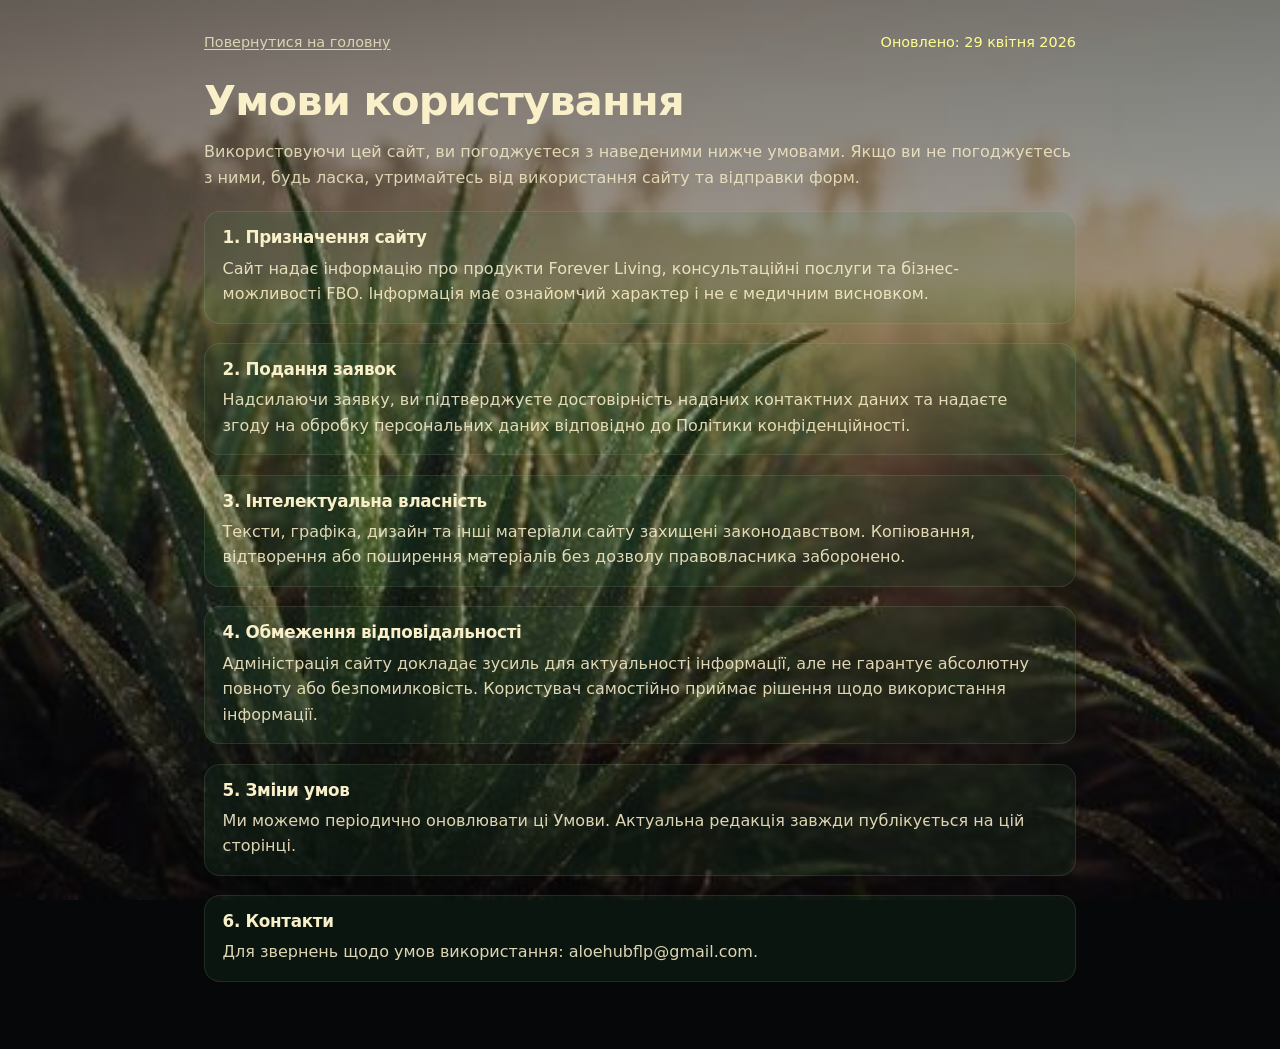
<file: terms.html>
<!DOCTYPE html>
<html lang="uk">
<head>
  <meta charset="UTF-8" />
  <meta name="viewport" content="width=device-width, initial-scale=1.0" />
  <meta http-equiv="Content-Security-Policy" content="default-src 'self'; base-uri 'self'; object-src 'none'; frame-src 'none'; form-action 'self'; script-src 'self'; style-src 'self' 'unsafe-inline' https://fonts.googleapis.com; font-src 'self' https://fonts.gstatic.com; img-src 'self' data: https://aloe-hub.flpuretail.com; media-src 'self'; connect-src 'self' https://evqmticivailwbocynub.supabase.co wss://evqmticivailwbocynub.supabase.co; worker-src 'self' blob:" />
  <meta name="referrer" content="strict-origin-when-cross-origin" />
  <title>Умови користування | Forever Living UA</title>
  <meta name="description" content="Умови користування сайтом Forever Living UA та правила подання заявок на консультацію." />
  <meta name="robots" content="index, follow" />
  <link rel="canonical" href="https://aloe-hub.flpuretail.com/terms.html" />
  <link rel="stylesheet" href="css/main.css?v=20260428-0100" />
  <link rel="stylesheet" href="css/product-page.css?v=20260428-0100" />
  <style>
    .legal-wrap {
      max-width: 920px;
      margin: 0 auto;
      padding: 2rem 1.5rem 3rem;
    }
    .legal-top {
      display: flex;
      justify-content: space-between;
      gap: 1rem;
      flex-wrap: wrap;
      margin-bottom: 1.5rem;
      font-size: 0.9rem;
      color: color-mix(in oklab, var(--cream) 78%, transparent);
    }
    .legal-top a {
      text-decoration: underline;
      text-underline-offset: 2px;
    }
    .legal-title {
      font-size: clamp(1.8rem, 4vw, 2.6rem);
      margin-bottom: 1rem;
      color: var(--cream);
    }
    .legal-intro {
      color: color-mix(in oklab, var(--cream) 82%, transparent);
      margin-bottom: 1.3rem;
      line-height: 1.6;
    }
    .legal-section {
      margin-bottom: 1.2rem;
      padding: 1rem 1.1rem;
      border: 1px solid color-mix(in oklab, var(--cream) 10%, transparent);
      border-radius: 1rem;
      background: color-mix(in oklab, #377E47 12%, transparent);
    }
    .legal-section h2 {
      font-size: 1.05rem;
      margin-bottom: 0.55rem;
      color: var(--cream);
    }
    .legal-section p {
      line-height: 1.6;
      color: color-mix(in oklab, var(--cream) 88%, transparent);
    }
  </style>
</head>
<body class="product-page-body category-aloe">
  <main class="legal-wrap">
    <div class="legal-top">
      <a href="index.html">Повернутися на головну</a>
      <span>Оновлено: 29 квітня 2026</span>
    </div>

    <h1 class="legal-title">Умови користування</h1>
    <p class="legal-intro">
      Використовуючи цей сайт, ви погоджуєтеся з наведеними нижче умовами. Якщо ви не погоджуєтесь з ними,
      будь ласка, утримайтесь від використання сайту та відправки форм.
    </p>

    <section class="legal-section">
      <h2>1. Призначення сайту</h2>
      <p>
        Сайт надає інформацію про продукти Forever Living, консультаційні послуги та бізнес-можливості FBO.
        Інформація має ознайомчий характер і не є медичним висновком.
      </p>
    </section>

    <section class="legal-section">
      <h2>2. Подання заявок</h2>
      <p>
        Надсилаючи заявку, ви підтверджуєте достовірність наданих контактних даних та надаєте згоду на обробку
        персональних даних відповідно до Політики конфіденційності.
      </p>
    </section>

    <section class="legal-section">
      <h2>3. Інтелектуальна власність</h2>
      <p>
        Тексти, графіка, дизайн та інші матеріали сайту захищені законодавством. Копіювання, відтворення або
        поширення матеріалів без дозволу правовласника заборонено.
      </p>
    </section>

    <section class="legal-section">
      <h2>4. Обмеження відповідальності</h2>
      <p>
        Адміністрація сайту докладає зусиль для актуальності інформації, але не гарантує абсолютну повноту або
        безпомилковість. Користувач самостійно приймає рішення щодо використання інформації.
      </p>
    </section>

    <section class="legal-section">
      <h2>5. Зміни умов</h2>
      <p>
        Ми можемо періодично оновлювати ці Умови. Актуальна редакція завжди публікується на цій сторінці.
      </p>
    </section>

    <section class="legal-section">
      <h2>6. Контакти</h2>
      <p>
        Для звернень щодо умов використання: <a href="mailto:aloehubflp@gmail.com">aloehubflp@gmail.com</a>.
      </p>
    </section>
  </main>
</body>
</html>
</file>
<file: css/main.css>
/* ============================================================
   Forever Living — Base / Tokens / Utilities
   ============================================================ */

:root {
  --radius: 1rem;

  /* Forever Living palette (oklch) */
  --lime: oklch(0.85 0.18 95);
  --mint: oklch(0.65 0.14 145);
  --forest: oklch(0.45 0.13 85);
  --cream: oklch(0.95 0.05 95);

  --background: oklch(0.95 0.05 95);
  --foreground: oklch(0.35 0.1 85);
  --muted: oklch(0.94 0.02 100);
  --border: oklch(0.88 0.02 140);

  --shadow-glow: 0 20px 60px -20px color-mix(in oklab, var(--lime) 50%, transparent);
  --shadow-elegant: 0 25px 50px -15px color-mix(in oklab, var(--forest) 35%, transparent);

  --font-display: "Syne", system-ui, sans-serif;
  --font-body: "Inter", system-ui, sans-serif;
}

* { box-sizing: border-box; margin: 0; padding: 0; }

html { scroll-behavior: smooth; }
html,
body {
  max-width: 100%;
  overflow-x: clip;
}

body {
  background-color: var(--background);
  color: var(--foreground);
  font-family: var(--font-body);
  -webkit-font-smoothing: antialiased;
  line-height: 1.5;
}

img { max-width: 100%; display: block; }
a { color: inherit; text-decoration: none; }
button { font: inherit; cursor: pointer; border: none; background: none; }
span { color: #FFFE91 !important; }

h1, h2, h3, h4 {
  font-family: var(--font-display);
  font-weight: 800;
  letter-spacing: -0.02em;
  line-height: 1.1;
}

/* ---- Layout ---- */
.container {
  max-width: 1280px;
  margin: 0 auto;
  padding-left: 1.5rem;
  padding-right: 1.5rem;
}

@media (max-width: 767px) {
  .container {
    padding-left: 1rem;
    padding-right: 1rem;
  }
}

@media (max-width: 380px) {
  .container {
    padding-left: 0.85rem;
    padding-right: 0.85rem;
  }
}

/* ---- Utilities ---- */
.italic { font-style: italic; }
.accent-mint { color: var(--mint); }
.accent-lime { color: var(--lime); }

.eyebrow {
  display: inline-block;
  font-size: 0.75rem;
  font-weight: 700;
  letter-spacing: 0.25em;
  text-transform: uppercase;
  margin-bottom: 1rem;
}
.eyebrow-mint { color: var(--mint); }
.eyebrow-lime { color: var(--lime); }

.badge {
  display: inline-block;
  padding: 0.375rem 1rem;
  border-radius: 9999px;
  font-size: 0.625rem;
  font-weight: 700;
  letter-spacing: 0.25em;
  text-transform: uppercase;
}
.badge-lime {
  background: var(--lime);
  color: var(--forest);
}

/* ---- Buttons ---- */
.btn {
  display: inline-flex;
  align-items: center;
  gap: 0.75rem;
  padding: 1.25rem 2rem;
  border-radius: 9999px;
  font-family: var(--font-display);
  font-weight: 800;
  font-size: 1rem;
  text-transform: uppercase;
  letter-spacing: 0.05em;
  transition: all 0.3s ease;
}
.btn:hover { transform: scale(1.05); }

.btn-primary {
  background: var(--forest);
  color: var(--lime);
  box-shadow: var(--shadow-elegant);
}
.btn-primary:hover { background: var(--mint); color: var(--forest); }
.btn-primary svg { transition: transform 0.3s ease; }
.btn-primary:hover svg { transform: translateX(4px); }

.btn-lime {
  background: var(--lime);
  color: var(--forest);
  padding: 1rem 1.75rem;
  font-size: 0.875rem;
}
.btn-lime:hover { background: var(--cream); }

.btn-dark {
  background: var(--forest);
  color: var(--cream);
  padding: 0.75rem 1.5rem;
  font-size: 0.875rem;
}
.btn-dark:hover { background: var(--mint); }

.link-underline {
  font-family: var(--font-display);
  font-weight: 800;
  font-size: 0.875rem;
  letter-spacing: 0.05em;
  text-transform: uppercase;
  color: var(--forest);
  border-bottom: 2px solid var(--forest);
  padding-bottom: 0.25rem;
  transition: color 0.2s, border-color 0.2s;
}
.link-underline:hover { color: var(--mint); border-color: var(--mint); }

/* ---- Animations ---- */
@keyframes marquee {
  0% { transform: translateX(0); }
  100% { transform: translateX(-50%); }
}
@keyframes float {
  0%, 100% { transform: translateY(0); }
  50% { transform: translateY(-12px); }
}
@keyframes toast-in {
  from { opacity: 0; transform: translateY(20px); }
  to { opacity: 1; transform: translateY(0); }
}
</file>
<file: css/header.css>
/* ===== Header ===== */
.site-header {
  position: fixed;
  top: 0;
  left: 0;
  right: 0;
  padding-top: env(safe-area-inset-top, 0px);
  z-index: 60;
  backdrop-filter: blur(14px) saturate(135%);
  background:
    linear-gradient(
      to bottom,
      color-mix(in oklab, #0b1116 30%, transparent) 0%,
      color-mix(in oklab, #070a0d 40%, transparent) 100%
    );
  border-bottom: 1px solid color-mix(in oklab, var(--cream) 16%, transparent);
  box-shadow: 0 12px 36px -28px color-mix(in oklab, #000 88%, transparent);
  transition: background 0.28s ease, border-color 0.28s ease, box-shadow 0.28s ease;
}

.site-header .container {
  max-width: none;
}

.site-header::after {
  content: "";
  position: absolute;
  left: 0;
  right: 0;
  bottom: -1px;
  height: 1px;
  background: linear-gradient(
    90deg,
    transparent 0%,
    color-mix(in oklab, var(--mint) 45%, var(--cream) 55%) 50%,
    transparent 100%
  );
  opacity: 0.4;
  pointer-events: none;
}

.site-header.is-scrolled {
  background:
    linear-gradient(
      to bottom,
      color-mix(in oklab, #070a0c 42%, transparent) 0%,
      color-mix(in oklab, #050607 52%, transparent) 100%
    );
  border-bottom-color: color-mix(in oklab, var(--cream) 20%, transparent);
  box-shadow: 0 18px 44px -30px color-mix(in oklab, #000 90%, transparent);
}

.site-header.is-open {
  background:
    linear-gradient(
      to bottom,
      color-mix(in oklab, #080d12 50%, transparent) 0%,
      color-mix(in oklab, #06080b 60%, transparent) 100%
    );
}

.nav {
  display: flex;
  align-items: center;
  justify-content: space-between;
  gap: 1rem;
  padding-top: 1rem;
  padding-bottom: 1rem;
  transition: padding 0.28s ease;
}

@media (min-width: 1280px) {
  .nav {
    padding-left: 1.75rem;
    padding-right: 1.75rem;
  }
}

.site-header.is-scrolled .nav {
  padding-top: 0.72rem;
  padding-bottom: 0.72rem;
}

.logo {
  display: inline-flex;
  flex-direction: column;
  align-items: flex-start;
  justify-content: center;
  text-align: left;
  gap: 0.06rem;
  font-family: var(--font-display);
  color: var(--cream);
  text-decoration: none;
  line-height: 0.95;
  letter-spacing: -0.02em;
  flex-shrink: 0;
  transition: color 0.22s ease, transform 0.22s ease;
}

.logo span {
  color: currentColor;
}

.logo:hover {
  color: color-mix(in oklab, var(--cream) 88%, var(--mint) 12%);
  transform: translateY(-1px);
}

.logo-top {
  display: block;
  font-size: 1.18rem;
  font-weight: 800;
  letter-spacing: -0.01em;
}

.logo-bottom {
  display: block;
  font-size: 0.86rem;
  font-weight: 700;
  letter-spacing: 0.13em;
  color: currentColor;
}

.logo-dot {
  color: currentColor;
}

.nav-links {
  display: none;
  align-items: center;
  justify-content: center;
  gap: 0.3rem;
  flex: 1;
  min-width: 0;
}

.nav-links a {
  position: relative;
  display: inline-flex;
  align-items: center;
  justify-content: center;
  white-space: nowrap;
  padding: 0.56rem 0.8rem;
  border-radius: 999px;
  font-size: 0.74rem;
  font-weight: 700;
  letter-spacing: 0.08em;
  text-transform: uppercase;
  color: color-mix(in oklab, var(--cream) 82%, transparent);
  transition: color 0.22s ease, transform 0.22s ease;
}

.nav-links a::before {
  content: "";
  position: absolute;
  inset: 0;
  border: 1px solid color-mix(in oklab, var(--cream) 8%, transparent);
  border-radius: inherit;
  background: color-mix(in oklab, var(--cream) 4%, transparent);
  opacity: 0;
  transition: opacity 0.22s ease, border-color 0.22s ease, background 0.22s ease;
}

.nav-links a:hover,
.nav-links a:focus-visible {
  color: var(--cream);
  transform: translateY(-1px);
  outline: none;
}

.nav-links a:hover::before,
.nav-links a:focus-visible::before {
  opacity: 1;
  border-color: color-mix(in oklab, var(--cream) 20%, transparent);
  background: color-mix(in oklab, var(--cream) 10%, transparent);
}

.nav-cta {
  display: none;
  align-items: center;
  justify-content: center;
  border-radius: 999px;
  padding: 0.68rem 1.28rem;
  border: 1px solid color-mix(in oklab, #377E47 45%, var(--cream) 55%);
  background:
    linear-gradient(
      180deg,
      color-mix(in oklab, #377E47 58%, #111922 42%) 0%,
      color-mix(in oklab, #377E47 34%, #0e141b 66%) 100%
    );
  color: var(--cream);
  font-family: var(--font-display);
  font-weight: 800;
  font-size: 0.72rem;
  letter-spacing: 0.13em;
  text-transform: none;
  transition: background 0.22s ease, color 0.22s ease, transform 0.22s ease, border-color 0.22s ease;
}

.nav-cta:hover,
.nav-cta:focus-visible {
  background:
    linear-gradient(
      180deg,
      color-mix(in oklab, #377E47 74%, #18232b 26%) 0%,
      color-mix(in oklab, #377E47 48%, #121a22 52%) 100%
    );
  color: var(--cream);
  border-color: color-mix(in oklab, #377E47 55%, var(--cream) 45%);
  transform: translateY(-1px);
  outline: none;
}

.nav-toggle {
  width: 2.7rem;
  height: 2.7rem;
  border-radius: 999px;
  display: inline-flex;
  align-items: center;
  justify-content: center;
  border: 1px solid color-mix(in oklab, var(--cream) 24%, transparent);
  background: color-mix(in oklab, var(--cream) 10%, transparent);
  color: var(--cream);
  transition: background 0.2s ease, border-color 0.2s ease, transform 0.2s ease;
}

.nav-toggle:hover {
  transform: translateY(-1px);
  background: color-mix(in oklab, var(--cream) 15%, transparent);
  border-color: color-mix(in oklab, var(--cream) 34%, transparent);
}

.nav-toggle .icon-close {
  display: none;
}

.site-header.is-open .nav-toggle .icon-menu {
  display: none;
}

.site-header.is-open .nav-toggle .icon-close {
  display: block;
}

.mobile-menu {
  display: none;
  border-top: 1px solid color-mix(in oklab, var(--cream) 16%, transparent);
  background:
    linear-gradient(
      180deg,
      color-mix(in oklab, #090d11 46%, transparent) 0%,
      color-mix(in oklab, #06080b 58%, transparent) 100%
    );
}

.site-header.is-open .mobile-menu {
  display: block;
}

.mobile-menu-inner {
  display: flex;
  flex-direction: column;
  gap: 0.65rem;
  padding-top: 1rem;
  padding-bottom: 1.1rem;
}

.mobile-menu-inner a {
  display: inline-flex;
  align-items: center;
  justify-content: center;
  width: 100%;
  min-height: 2.7rem;
  padding: 0.7rem 0.9rem;
  border-radius: 0.82rem;
  border: 1px solid color-mix(in oklab, var(--cream) 12%, transparent);
  background: color-mix(in oklab, var(--cream) 7%, transparent);
  font-size: 0.74rem;
  font-weight: 700;
  letter-spacing: 0.09em;
  text-transform: uppercase;
  color: color-mix(in oklab, var(--cream) 84%, transparent);
  transition: background 0.22s ease, border-color 0.22s ease, color 0.22s ease;
}

.mobile-menu-inner a:hover {
  background: color-mix(in oklab, var(--cream) 14%, transparent);
  border-color: color-mix(in oklab, var(--cream) 26%, transparent);
  color: var(--cream);
}

.mobile-cta {
  background:
    linear-gradient(
      180deg,
      color-mix(in oklab, #377E47 58%, #111922 42%) 0%,
      color-mix(in oklab, #377E47 34%, #0e141b 66%) 100%
    ) !important;
  border-color: color-mix(in oklab, #377E47 45%, var(--cream) 55%) !important;
  color: var(--cream) !important;
  font-family: var(--font-display);
  font-weight: 800;
  letter-spacing: 0.06em;
  text-transform: none;
}

@media (min-width: 1024px) {
  .nav-links {
    display: flex;
  }

  .nav-cta {
    display: none;
  }

  .nav-toggle {
    display: none;
  }
}

@media (min-width: 1280px) {
  .nav-cta {
    display: inline-flex;
  }

  .nav-links a {
    font-size: 0.79rem;
    padding: 0.58rem 0.92rem;
  }
}

@media (max-width: 1023px) {
  .nav {
    min-height: 4rem;
    padding-top: 0.8rem;
    padding-bottom: 0.8rem;
  }

  .logo-top {
    font-size: 1.04rem;
  }

  .logo-bottom {
    font-size: 0.76rem;
    letter-spacing: 0.11em;
  }

  .nav-toggle {
    width: 2.55rem;
    height: 2.55rem;
  }

  .mobile-menu {
    max-height: calc(100dvh - 4.5rem - env(safe-area-inset-top, 0px));
    overflow-y: auto;
    overscroll-behavior: contain;
  }

  .mobile-menu-inner {
    padding-bottom: calc(1.1rem + env(safe-area-inset-bottom, 0px));
  }
}

@media (max-width: 640px) {
  .nav {
    min-height: 3.75rem;
    padding-top: 0.65rem;
    padding-bottom: 0.65rem;
  }

  .logo-top {
    font-size: 0.98rem;
  }

  .logo-bottom {
    font-size: 0.71rem;
    letter-spacing: 0.1em;
  }

  .mobile-menu-inner a {
    min-height: 2.55rem;
    font-size: 0.69rem;
    letter-spacing: 0.08em;
  }
}
</file>
<file: css/hero.css>
/* ===== Hero Scroll ===== */
.hero-scroll-block,
.hero-scroll-sections,
.hero-scroll-screen {
  overflow: visible;
}

.hero-scroll-block {
  position: relative;
  min-height: 100vh;
  isolation: isolate;
}

.hero-scroll-sticky {
  position: sticky;
  top: 0;
  height: 100vh;
  height: 100dvh;
  overflow: hidden;
  margin-bottom: 0;
  z-index: 0;
  pointer-events: none;
}

.hero-scroll-sticky video {
  display: block;
  position: absolute;
  top: 50%;
  left: 50%;
  width: 100vw;
  height: 100vh;
  width: 100dvw;
  height: 100dvh;
  min-width: 100vw;
  min-height: 100vh;
  min-width: 100dvw;
  min-height: 100dvh;
  object-fit: cover;
  object-position: center center;
  transform: translate(-50%, -50%) scale(1.12);
  border: 0 !important;
  outline: 0;
  border-radius: 0 !important;
  box-shadow: none !important;
  filter: saturate(1.15) brightness(0.92) contrast(1.06);
}

.hero-scroll-overlay {
  position: absolute;
  inset: 0;
  z-index: 1;
  background:
    linear-gradient(
      to bottom,
      color-mix(in oklab, #050607 30%, transparent) 0%,
      color-mix(in oklab, #050607 16%, transparent) 35%,
      color-mix(in oklab, #050607 36%, transparent) 100%
    ),
    radial-gradient(115% 105% at 50% 22%, color-mix(in oklab, var(--mint) 8%, transparent), transparent 64%);
  pointer-events: none;
}

.hero-scroll-sections {
  position: relative;
  z-index: 2;
}

.hero-scroll-screen {
  position: relative;
  min-height: 100vh;
  display: flex;
  align-items: center;
  padding: 7rem 0 4rem;
}

.hero-scroll-screen .container {
  width: 100%;
}

.hero-scroll-screen.align-right .container {
  display: flex;
  justify-content: flex-end;
}

.hero-scroll-screen .badge {
  border: 1px solid color-mix(in oklab, var(--cream) 30%, transparent);
  background: color-mix(in oklab, var(--cream) 12%, transparent);
  color: var(--cream);
}

.hero-grid {
  position: relative;
  display: grid;
  grid-template-columns: 1fr;
  gap: 2rem;
  align-items: center;
  width: 100%;
}

.hero-content {
  max-width: 60rem;
  margin: 0;
  display: grid;
  justify-items: start;
  text-align: left;
  gap: 1.35rem;
}

.hero-title {
  font-size: clamp(2.35rem, 8.8vw, 7.25rem);
  font-weight: 800;
  line-height: 0.9;
  letter-spacing: -0.05em;
  color: var(--cream);
  text-transform: uppercase;
  text-wrap: balance;
}

.hero-text {
  max-width: 46rem;
  font-size: clamp(1rem, 1.8vw, 1.25rem);
  line-height: 1.65;
  color: color-mix(in oklab, var(--cream) 88%, transparent);
  text-wrap: pretty;
}

.hero-actions {
  display: flex;
  flex-direction: column;
  align-items: flex-start;
  gap: 1rem;
}

.hero-scroll-screen .btn-primary {
  background: var(--cream);
  color: var(--forest);
  box-shadow: 0 18px 50px -20px color-mix(in oklab, #000 70%, transparent);
}

.hero-scroll-screen .btn-primary:hover {
  background: var(--lime);
  color: var(--forest);
}

.hero-scroll-copy {
  max-width: min(46rem, 100%);
  display: grid;
  gap: 1rem;
  background: transparent;
  border: 0;
  box-shadow: none;
  backdrop-filter: none;
}

.hero-scroll-step {
  display: inline-flex;
  width: fit-content;
  padding: 0.35rem 0.9rem;
  border-radius: 999px;
  border: 1px solid color-mix(in oklab, var(--cream) 18%, transparent);
  background: transparent;
  color: color-mix(in oklab, var(--cream) 82%, transparent);
  font-size: 0.68rem;
  letter-spacing: 0.16em;
  text-transform: uppercase;
  font-weight: 700;
}

.hero-scroll-title {
  font-family: var(--font-display);
  font-size: clamp(2rem, 5.3vw, 4.75rem);
  line-height: 0.95;
  letter-spacing: -0.04em;
  color: var(--cream);
  text-wrap: balance;
}

.hero-scroll-text {
  max-width: 42rem;
  font-size: clamp(1rem, 1.5vw, 1.2rem);
  line-height: 1.65;
  color: color-mix(in oklab, var(--cream) 82%, transparent);
}

@media (min-width: 640px) {
  .hero-actions {
    flex-direction: row;
    align-items: center;
  }
}

@media (max-width: 900px) {
  .hero-scroll-screen {
    padding: 6rem 0 2.5rem;
    align-items: flex-end;
  }

  .hero-scroll-screen.align-right .container {
    justify-content: flex-start;
  }

  .hero-scroll-copy {
    max-width: 100%;
  }

  .hero-scroll-title {
    font-size: clamp(1.8rem, 10vw, 3rem);
  }
}

@media (max-width: 640px) {
  .hero-scroll-screen {
    min-height: 100svh;
    min-height: 100dvh;
    padding: 5.5rem 0 2rem;
  }

  .hero-content {
    gap: 1rem;
  }

  .hero-title {
    font-size: clamp(1.95rem, 12vw, 3rem);
    line-height: 0.92;
  }

  .hero-text,
  .hero-scroll-text {
    font-size: 0.98rem;
    line-height: 1.6;
  }

  .hero-actions {
    width: 100%;
    align-items: stretch;
    gap: 0.75rem;
  }

  .hero-actions .btn {
    width: 100%;
    justify-content: center;
  }

  .hero-scroll-step {
    font-size: 0.63rem;
    letter-spacing: 0.12em;
  }
}

@media (prefers-reduced-motion: reduce) {
  .hero-scroll-sticky video {
    filter: saturate(1) brightness(0.78) contrast(1.05);
  }
}
</file>
<file: css/marquee.css>
/* ===== Marquee ===== */
.marquee {
  background: var(--forest);
  color: var(--lime);
  padding: 1.25rem 0;
  overflow: hidden;
  white-space: nowrap;
  border-top: 1px solid color-mix(in oklab, var(--lime) 20%, transparent);
  border-bottom: 1px solid color-mix(in oklab, var(--lime) 20%, transparent);
}

.marquee-track {
  display: flex;
  gap: 4rem;
  width: max-content;
  animation: marquee 30s linear infinite;
}

.marquee-group {
  display: flex;
  align-items: center;
  gap: 4rem;
  font-family: var(--font-display);
  font-weight: 800;
  font-size: clamp(1.875rem, 4vw, 2.25rem);
  text-transform: uppercase;
}

.marquee-group .dot {
  width: 0.75rem;
  height: 0.75rem;
  border-radius: 9999px;
  background: var(--lime);
  flex-shrink: 0;
}
</file>
<file: css/about.css>
/* ===== About ===== */
.about { padding: 2.5rem 1.5rem; }

@media (min-width: 640px) {
  .about { padding: 3rem 1.5rem; }
}

.about-intro {
  display: flex;
  flex-direction: column;
  gap: 4rem;
  margin-bottom: 2rem;
  align-items: flex-start;
}

.about-intro h2 {
  font-size: clamp(2.25rem, 5vw, 3.75rem);
  color: var(--forest);
}

.about-intro-right {
  display: flex;
  flex-direction: column;
  gap: 1.5rem;
  font-size: 1.125rem;
  line-height: 1.6;
  color: color-mix(in oklab, var(--forest) 75%, transparent);
}

@media (min-width: 1024px) {
  .about-intro { flex-direction: row; }
  .about-intro-left { width: 40%; }
  .about-intro-right { width: 60%; }
}

.stats {
  display: grid;
  grid-template-columns: repeat(2, 1fr);
  gap: 1px;
  background: color-mix(in oklab, var(--forest) 10%, transparent);
  border-radius: 1.5rem;
  overflow: hidden;
  border: 1px solid color-mix(in oklab, var(--forest) 10%, transparent);
}

@media (min-width: 1024px) {
  .stats { grid-template-columns: repeat(4, 1fr); }
}

.stat {
  background: var(--cream);
  padding: 2rem;
  transition: background 0.2s;
}
.stat:hover { background: var(--lime); }

@media (min-width: 640px) {
  .stat { padding: 2.5rem; }
}

.stat-value {
  font-family: var(--font-display);
  font-size: clamp(2.25rem, 4vw, 3.75rem);
  font-weight: 800;
  letter-spacing: -0.04em;
  color: var(--forest);
  margin-bottom: 0.75rem;
}

.stat-label {
  font-size: 0.75rem;
  text-transform: uppercase;
  letter-spacing: 0.15em;
  font-weight: 500;
  color: color-mix(in oklab, var(--forest) 60%, transparent);
  transition: color 0.2s;
}
.stat:hover .stat-label { color: var(--forest); }
</file>
<file: css/products.css>
/* ===== Products ===== */
.products {
  background: transparent;
  color: var(--cream);
  padding: 6rem 0;
  border-top-left-radius: 3rem;
  border-top-right-radius: 3rem;
  border-bottom-left-radius: 3rem;
  border-bottom-right-radius: 3rem;
}

@media (min-width: 640px) {
  .products { padding: 8rem 0; }
}

.products-head {
  display: flex;
  flex-direction: row;
  justify-content: space-between;
  align-items: flex-start;
  flex-wrap: wrap;
  gap: 0.75rem 1rem;
  margin-bottom: 1.5rem;
}
.products-head h2 {
  font-size: clamp(2.1rem, 4.6vw, 3.4rem);
  max-width: 44rem;
  line-height: 0.94;
  margin: 0;
}
.products-head h2 .title-top,
.products-head h2 .title-bottom {
  display: block;
  white-space: nowrap;
}

.products-head .btn-lime {
  margin-left: auto;
  padding: 0.9rem 1.75rem;
  font-size: 0.82rem;
  letter-spacing: 0.14em;
  line-height: 1;
}
.products-head .btn-lime svg {
  width: 16px;
  height: 16px;
}

@media (max-width: 640px) {
  .products-head .btn-lime {
    margin-left: 0;
  }

  .products-head h2 .title-top,
  .products-head h2 .title-bottom {
    white-space: normal;
  }

  .products-head h2 {
    font-size: clamp(1.75rem, 9vw, 2.4rem);
    line-height: 0.98;
  }

  .products-head .btn-lime {
    width: 100%;
    justify-content: center;
  }
}

.product-grid {
  display: grid;
  grid-template-columns: 1fr;
  gap: 1.5rem;
}

@media (min-width: 768px) {
  .product-grid { grid-template-columns: repeat(3, 1fr); }
}

.product-card {
  background: var(--cream);
  color: var(--forest);
  border-radius: 1.5rem;
  overflow: hidden;
  display: flex;
  flex-direction: column;
  transition: transform 0.3s ease, box-shadow 0.3s ease;
}
.product-card:hover {
  transform: translateY(-8px);
  box-shadow: var(--shadow-glow);
}

.product-image {
  display: block;
  position: relative;
  overflow: hidden;
  background: var(--cream);
}
.product-image::before {
  content: "";
  display: block;
  padding-top: 100%;
}
@supports (aspect-ratio: 1 / 1) {
  .product-image {
    aspect-ratio: 1 / 1;
  }
  .product-image::before {
    display: none;
  }
}
.product-image img {
  position: absolute;
  inset: 0;
  width: 100%;
  height: 100%;
  object-fit: cover;
  transition: transform 0.7s ease;
}
.product-card:hover .product-image img { transform: scale(1.05); }

.product-body {
  padding: 2rem;
  display: flex;
  flex-direction: column;
  flex: 1;
}

.product-tag {
  font-size: 0.625rem;
  font-weight: 700;
  letter-spacing: 0.25em;
  text-transform: uppercase;
  color: var(--mint);
  margin-bottom: 0.75rem;
}

.product-body h3 {
  font-size: 1.875rem;
  margin-bottom: 0.75rem;
  letter-spacing: -0.04em;
}

.product-body p {
  font-size: 0.875rem;
  line-height: 1.6;
  color: color-mix(in oklab, var(--forest) 70%, transparent);
  margin-bottom: 1.5rem;
  flex: 1;
}

.product-foot {
  display: flex;
  align-items: center;
  gap: 0.5rem;
  font-size: 0.75rem;
  font-weight: 700;
  letter-spacing: 0.15em;
  text-transform: uppercase;
  border-top: 1px solid color-mix(in oklab, var(--forest) 10%, transparent);
  padding-top: 1rem;
  transition: color 0.2s;
}
.product-card:hover .product-foot { color: var(--mint); }

@media (max-width: 767px) {
  .product-grid {
    gap: 1rem;
  }

  .product-body {
    padding: 1.35rem;
  }

  .product-body h3 {
    font-size: 1.55rem;
  }

  .product-body p {
    font-size: 0.94rem;
  }

  .product-foot {
    font-size: 0.68rem;
    letter-spacing: 0.11em;
  }
}

/* Home page hard override: fully transparent products area */
.home-page .products,
.home-page .products .container,
.home-page .products-head,
.home-page .product-card,
.home-page .product-image,
.home-page .product-body,
.home-page .products .product-foot {
  background: transparent !important;
}
</file>
<file: css/nutrition.css>
/* ===== Nutrition ===== */
.nutrition { padding: 2.5rem 1.5rem; }

@media (min-width: 640px) {
  .nutrition { padding: 3rem 1.5rem; }
}

.nutrition-card {
  display: grid;
  grid-template-columns: 1fr;
  gap: 2rem;
  align-items: center;
  background: var(--cream);
  border: 1px solid color-mix(in oklab, var(--forest) 10%, transparent);
  border-radius: 2.5rem;
  padding: 2rem;
}

@media (min-width: 640px) {
  .nutrition-card { padding: 3.5rem; }
}

@media (min-width: 1024px) {
  .nutrition-card { grid-template-columns: 5fr 7fr; }
}

.nutrition-left h3 {
  font-size: clamp(1.875rem, 4vw, 3rem);
  color: var(--forest);
  margin-bottom: 1.5rem;
}
.nutrition-left p {
  font-size: 1.125rem;
  line-height: 1.6;
  color: color-mix(in oklab, var(--forest) 75%, transparent);
  margin-bottom: 1.5rem;
}

.nutrition-right {
  display: grid;
  grid-template-columns: 1fr;
  gap: 1.25rem;
}

@media (min-width: 640px) {
  .nutrition-right { grid-template-columns: repeat(3, 1fr); }
}

.nutrition-topic {
  background: var(--background);
  border-radius: 1rem;
  padding: 1.5rem;
  border: 1px solid color-mix(in oklab, var(--forest) 10%, transparent);
}

.topic-icon {
  width: 2.75rem;
  height: 2.75rem;
  border-radius: 9999px;
  background: var(--lime);
  display: flex;
  align-items: center;
  justify-content: center;
  color: var(--forest);
  margin-bottom: 1rem;
}

.nutrition-topic h4 {
  font-family: var(--font-display);
  font-weight: 800;
  color: var(--forest);
  margin-bottom: 0.5rem;
}

.nutrition-topic p {
  font-size: 0.875rem;
  line-height: 1.6;
  color: color-mix(in oklab, var(--forest) 70%, transparent);
  margin: 0;
}
</file>
<file: css/business.css>
/* ===== Business ===== */
.business { padding: 2.5rem 1.5rem; }

@media (min-width: 640px) {
  .business { padding: 3rem 1.5rem; }
}

.business-intro {
  display: grid;
  grid-template-columns: 1fr;
  gap: 2rem;
  margin-bottom: 2rem;
  align-items: center;
}

@media (min-width: 1024px) {
  .business-intro { grid-template-columns: 1fr 1fr; }
}

.business-intro-text h2 {
  font-size: clamp(2.25rem, 5vw, 3.75rem);
  color: var(--forest);
  margin-bottom: 1.5rem;
}
.business-intro-text p {
  font-size: 1.125rem;
  line-height: 1.6;
  color: color-mix(in oklab, var(--forest) 75%, transparent);
}

.business-consult-btn {
  margin-top: 1.5rem;
}

.business-intro-image {
  aspect-ratio: 4 / 3;
  border-radius: 1.5rem;
  overflow: hidden;
  box-shadow: var(--shadow-elegant);
}
.business-intro-image img {
  width: 100%; height: 100%; object-fit: cover;
}

/* Benefits */
.benefits {
  display: grid;
  grid-template-columns: 1fr;
  gap: 1.5rem;
  margin-bottom: 2rem;
}

@media (min-width: 640px) {
  .benefits { grid-template-columns: repeat(2, 1fr); }
}
@media (min-width: 1024px) {
  .benefits { grid-template-columns: repeat(4, 1fr); }
}

.benefit {
  background: var(--cream);
  border: 1px solid color-mix(in oklab, var(--forest) 10%, transparent);
  border-radius: 1.5rem;
  padding: 1.75rem;
  transition: border-color 0.2s, box-shadow 0.3s;
}
.benefit:hover {
  border-color: var(--mint);
  box-shadow: var(--shadow-glow);
}

.benefit-icon {
  width: 3rem;
  height: 3rem;
  border-radius: 9999px;
  background: var(--lime);
  display: flex;
  align-items: center;
  justify-content: center;
  color: var(--forest);
  margin-bottom: 1.25rem;
}

.benefit h3 {
  font-size: 1.25rem;
  color: var(--forest);
  margin-bottom: 0.5rem;
}

.benefit p {
  font-size: 0.875rem;
  line-height: 1.6;
  color: color-mix(in oklab, var(--forest) 70%, transparent);
}

/* Steps */
.steps {
  background: var(--forest);
  color: var(--cream);
  border-radius: 2.5rem;
  padding: 2rem;
}

@media (min-width: 640px) {
  .steps { padding: 3.5rem; }
}

.steps h3 {
  font-size: clamp(1.875rem, 4vw, 2.25rem);
  margin-bottom: 3rem;
}

.steps-grid {
  display: grid;
  grid-template-columns: 1fr;
  gap: 2rem;
}

@media (min-width: 768px) {
  .steps-grid { grid-template-columns: repeat(3, 1fr); }
}

.step { position: relative; }

.step-num {
  font-family: var(--font-display);
  font-size: 3.75rem;
  font-weight: 800;
  color: var(--lime);
  margin-bottom: 1rem;
  line-height: 1;
}

.step h4 {
  font-size: 1.25rem;
  margin-bottom: 0.5rem;
}

.step p {
  font-size: 0.875rem;
  line-height: 1.6;
  color: color-mix(in oklab, var(--cream) 70%, transparent);
}
</file>
<file: css/testimonials.css>
/* ===== Testimonials ===== */
.testimonials { padding: 2.5rem 1.5rem; }

@media (min-width: 640px) {
  .testimonials { padding: 3rem 1.5rem; }
}

.testimonials-head {
  text-align: center;
  margin-bottom: 1.5rem;
}
.testimonials-head h2 {
  font-size: clamp(2.25rem, 5vw, 3.75rem);
  color: var(--forest);
  max-width: 48rem;
  margin: 0 auto;
}

.reviews {
  display: grid;
  grid-template-columns: 1fr;
  gap: 1.5rem;
}

@media (min-width: 768px) {
  .reviews { grid-template-columns: repeat(3, 1fr); }
}

.review {
  background: var(--cream);
  border: 1px solid color-mix(in oklab, var(--forest) 10%, transparent);
  border-radius: 1.5rem;
  padding: 2rem;
  display: flex;
  flex-direction: column;
  transition: border-color 0.2s, box-shadow 0.3s;
}
.review:hover {
  border-color: var(--mint);
  box-shadow: var(--shadow-glow);
}

.stars {
  display: flex;
  gap: 0.25rem;
  margin-bottom: 1.25rem;
}
.stars svg {
  width: 16px;
  height: 16px;
  fill: var(--lime);
  stroke: var(--lime);
}

.review-text {
  font-size: 1rem;
  line-height: 1.6;
  color: color-mix(in oklab, var(--forest) 85%, transparent);
  margin-bottom: 2rem;
  flex: 1;
}

.review-author {
  display: flex;
  align-items: center;
  gap: 1rem;
  padding-top: 1.5rem;
  border-top: 1px solid color-mix(in oklab, var(--forest) 10%, transparent);
}

.avatar {
  width: 3rem;
  height: 3rem;
  border-radius: 9999px;
  background: var(--lime);
  color: var(--forest);
  font-family: var(--font-display);
  font-weight: 800;
  font-size: 1.25rem;
  display: flex;
  align-items: center;
  justify-content: center;
  flex-shrink: 0;
}

.review-author .name {
  font-family: var(--font-display);
  font-weight: 800;
  color: var(--forest);
}
</file>
<file: css/contact.css>
/* ===== Contact ===== */
.contact { padding: 0 1.5rem 3rem; }

.contact-card {
  background: var(--forest);
  color: var(--cream);
  border-radius: 2.5rem;
  overflow: hidden;
}

.contact-grid {
  display: grid;
  grid-template-columns: 1fr;
  gap: 0;
}

@media (min-width: 1024px) {
  .contact-grid { grid-template-columns: 1fr 1fr; }
}

.contact-info {
  padding: 2.5rem;
  display: flex;
  flex-direction: column;
  justify-content: space-between;
  gap: 3rem;
}

@media (min-width: 640px) {
  .contact-info { padding: 3.5rem; }
}

.contact-info h2 {
  font-size: clamp(2.25rem, 5vw, 3rem);
  margin-bottom: 1.5rem;
}

.contact-info > div:first-child p {
  color: color-mix(in oklab, var(--cream) 70%, transparent);
  line-height: 1.6;
}

.contact-links {
  display: flex;
  flex-direction: column;
  gap: 1rem;
}
.contact-links a {
  display: flex;
  align-items: center;
  gap: 1rem;
  color: color-mix(in oklab, var(--cream) 80%, transparent);
  font-size: 0.875rem;
  transition: color 0.2s;
}
.contact-links a:hover { color: var(--lime); }

.contact-icon {
  width: 2.5rem;
  height: 2.5rem;
  border-radius: 9999px;
  background: color-mix(in oklab, var(--cream) 10%, transparent);
  display: flex;
  align-items: center;
  justify-content: center;
}

.socials {
  display: flex;
  gap: 0.75rem;
}
.socials a {
  width: 3rem;
  height: 3rem;
  border-radius: 9999px;
  background: color-mix(in oklab, var(--cream) 10%, transparent);
  display: flex;
  align-items: center;
  justify-content: center;
  transition: background 0.2s, color 0.2s;
}
.socials a:hover {
  background: var(--lime);
  color: var(--forest);
}

/* Form */
.contact-form-wrap {
  background: var(--cream);
  color: var(--forest);
  padding: 2.5rem;
}

@media (min-width: 640px) {
  .contact-form-wrap { padding: 3.5rem; }
}

.contact-form {
  display: flex;
  flex-direction: column;
  gap: 1.25rem;
}

.field label {
  display: block;
  font-size: 0.625rem;
  font-weight: 700;
  letter-spacing: 0.25em;
  text-transform: uppercase;
  color: color-mix(in oklab, var(--forest) 60%, transparent);
  margin-bottom: 0.5rem;
}

.field input,
.field textarea {
  width: 100%;
  background: transparent;
  border: none;
  border-bottom: 2px solid color-mix(in oklab, var(--forest) 20%, transparent);
  padding: 0.75rem 0;
  font-size: 1rem;
  font-weight: 500;
  font-family: inherit;
  color: var(--forest);
  outline: none;
  transition: border-color 0.2s;
  resize: none;
}
.field input:focus,
.field textarea:focus { border-color: var(--mint); }
.field textarea { font-size: 1rem; }

.btn-submit {
  width: 100%;
  background: var(--forest);
  color: var(--lime);
  font-family: var(--font-display);
  font-weight: 800;
  padding: 1.25rem 2rem;
  border-radius: 9999px;
  font-size: 0.875rem;
  text-transform: uppercase;
  letter-spacing: 0.15em;
  margin-top: 1rem;
  transition: background 0.2s, color 0.2s;
}
.btn-submit:hover { background: var(--mint); color: var(--forest); }

.contact-foot {
  border-top: 1px solid color-mix(in oklab, var(--cream) 10%, transparent);
  padding: 1.5rem 2.5rem;
  display: flex;
  flex-direction: column;
  gap: 0.75rem;
  align-items: center;
  justify-content: space-between;
  font-size: 0.625rem;
  font-weight: 700;
  letter-spacing: 0.3em;
  text-transform: uppercase;
  color: color-mix(in oklab, var(--cream) 40%, transparent);
}

@media (min-width: 640px) {
  .contact-foot { flex-direction: row; padding: 1.5rem 3.5rem; }
}

@media (max-width: 767px) {
  .contact {
    padding: 0 1rem 3.25rem;
  }

  .contact-card {
    border-radius: 1.5rem;
  }

  .contact-info,
  .contact-form-wrap {
    padding: 1.35rem;
  }

  .contact-info {
    gap: 1.75rem;
  }

  .contact-links a {
    gap: 0.75rem;
    font-size: 0.83rem;
  }

  .contact-icon {
    width: 2.2rem;
    height: 2.2rem;
  }

  .field input,
  .field textarea {
    font-size: 18px;
  }

  .btn-submit {
    padding: 1rem 1.2rem;
    letter-spacing: 0.11em;
  }

  .contact-foot {
    padding: 1.2rem 1.35rem;
    font-size: 0.58rem;
    letter-spacing: 0.16em;
    text-align: center;
  }
}
</file>
<file: css/toast.css>
/* ===== Toast notifications ===== */
.toast-root {
  position: relative;
  margin: 1rem auto 0;
  z-index: 10;
  display: flex;
  flex-direction: column;
  gap: 0.5rem;
  pointer-events: none;
  width: min(92vw, 34rem);
}

.inline-toast-root {
  width: 100%;
  margin: 0.75rem 0 0;
}

.toast {
  background: #15392c;
  color: #f7fff8;
  padding: 1rem 1.25rem;
  border-radius: 0.75rem;
  font-size: 0.875rem;
  font-weight: 700;
  box-shadow: 0 12px 28px rgba(0, 0, 0, 0.35);
  animation: toast-in 0.3s ease;
  pointer-events: auto;
  width: 100%;
  border-left: 4px solid #d9ff3f;
}

.toast.success { border-left-color: #42f5ac; }
.toast.error { border-left-color: #ff8b8b; }

.lead-capture-open {
  overflow: hidden;
}

.lead-capture-backdrop {
  position: fixed;
  inset: 0;
  z-index: 1000;
  display: grid;
  place-items: center;
  padding: 1rem;
  background: rgba(7, 17, 12, 0.62);
  backdrop-filter: blur(10px);
}

.lead-capture-backdrop[hidden] {
  display: none;
}

.lead-capture-modal {
  position: relative;
  width: min(94vw, 27rem);
  border: 1px solid rgba(39, 78, 50, 0.2);
  border-radius: 1rem;
  background: #fbfff4;
  color: #142716;
  padding: 1.35rem;
  box-shadow: 0 28px 80px rgba(6, 22, 14, 0.35);
  animation: toast-in 0.24s ease;
}

.lead-capture-close {
  position: absolute;
  top: 0.8rem;
  right: 0.85rem;
  width: 2rem;
  height: 2rem;
  border-radius: 999px;
  color: #254226;
  background: rgba(48, 92, 57, 0.08);
  font-size: 1.35rem;
  line-height: 1;
}

.lead-capture-close:hover,
.lead-capture-close:focus-visible {
  background: rgba(48, 92, 57, 0.14);
}

.lead-capture-title {
  max-width: 22rem;
  color: #112914;
  font-size: 1.45rem;
  letter-spacing: 0;
  margin-bottom: 0.55rem;
}

.lead-capture-copy {
  color: rgba(20, 39, 22, 0.72);
  font-size: 0.95rem;
  line-height: 1.55;
  margin-bottom: 1.1rem;
}

.lead-capture-field {
  display: grid;
  gap: 0.45rem;
  margin-bottom: 0.75rem;
}

.lead-capture-field span {
  color: #314a2e !important;
  font-size: 0.78rem;
  font-weight: 800;
}

.lead-capture-input {
  width: 100%;
  min-height: 3.25rem;
  border: 1px solid rgba(40, 84, 50, 0.24);
  border-radius: 0.75rem;
  background: #ffffff;
  color: #152617;
  padding: 0 0.95rem;
  font-size: 1rem;
  outline: none;
  box-shadow: inset 0 1px 0 rgba(255, 255, 255, 0.8);
}

.lead-capture-input:focus {
  border-color: #377e47;
  box-shadow: 0 0 0 4px rgba(55, 126, 71, 0.14);
}

.lead-capture-error {
  min-height: 1.2rem;
  color: #b92525;
  font-size: 0.78rem;
  font-weight: 700;
  margin-bottom: 0.7rem;
}

.lead-capture-submit {
  width: 100%;
  min-height: 3.15rem;
  border-radius: 0.75rem;
  background: #377e47;
  color: #fffdf1;
  font-weight: 900;
  letter-spacing: 0.02em;
  box-shadow: 0 14px 30px rgba(55, 126, 71, 0.28);
}

.lead-capture-submit:hover,
.lead-capture-submit:focus-visible {
  background: #2f6c3d;
}

.lead-capture-submit:disabled {
  cursor: wait;
  opacity: 0.72;
}

.lead-capture-consent {
  color: rgba(20, 39, 22, 0.58);
  font-size: 0.74rem;
  line-height: 1.45;
  margin-top: 0.8rem;
}

.lead-capture-consent a {
  color: #2f6c3d;
  font-weight: 800;
  text-decoration: underline;
  text-underline-offset: 0.16em;
}

@media (max-width: 767px) {
  .toast-root {
    align-items: stretch;
    width: min(94vw, 28rem);
  }

  .toast {
    max-width: none;
    width: 100%;
    font-size: 0.82rem;
    padding: 0.85rem 1rem;
  }

  .lead-capture-backdrop {
    align-items: end;
    padding: 0.75rem;
  }

  .lead-capture-modal {
    width: 100%;
    padding: 1.15rem;
  }

  .lead-capture-input {
    font-size: 18px;
  }
}
</file>
<file: css/premium-theme.css>
/* ============================================================
   Home Premium Theme (WeAreBrand-inspired direction)
   Scoped to body.home-page to avoid affecting subpages
   ============================================================ */

.home-page {
  background: transparent;
  color: var(--cream);
}

.home-page .site-video-bg {
  position: fixed;
  inset: 0;
  z-index: 0;
  pointer-events: none;
  overflow: hidden;
}

.home-page .site-video-bg video {
  display: block;
  position: absolute;
  top: 50%;
  left: 50%;
  width: 100vw;
  height: 100vh;
  width: 100dvw;
  height: 100dvh;
  min-width: 100vw;
  min-height: 100vh;
  min-width: 100dvw;
  min-height: 100dvh;
  object-fit: cover;
  object-position: center center;
  transform: translate(-50%, -50%) scale(1.12);
  border: 0 !important;
  outline: 0;
  border-radius: 0 !important;
  box-shadow: none !important;
  filter: saturate(1.14) brightness(0.9) contrast(1.04);
}

.home-page .site-video-overlay {
  position: absolute;
  inset: 0;
  background:
    linear-gradient(
      to bottom,
      color-mix(in oklab, #050607 32%, transparent) 0%,
      color-mix(in oklab, #050607 16%, transparent) 42%,
      color-mix(in oklab, #050607 38%, transparent) 100%
    );
}

.home-page .site-header {
  z-index: 210;
}

.home-page .float-messengers {
  z-index: 220;
}

.home-page main,
.home-page #toastRoot {
  position: relative;
  z-index: 2;
}

.home-page .accent-mint {
  color: color-mix(in oklab, var(--mint) 80%, var(--cream) 20%);
}

.home-page .accent-lime {
  color: color-mix(in oklab, var(--mint) 80%, var(--cream) 20%);
}

.home-page .eyebrow {
  color: color-mix(in oklab, var(--cream) 82%, transparent);
}

.home-page main > section {
  position: relative;
}

.home-page .page-video-main {
  position: relative;
  isolation: isolate;
}

.home-page .page-video-bg {
  position: absolute;
  inset: 0;
  z-index: 0;
  pointer-events: none;
}

.home-page .page-video-bg video {
  display: block;
  position: absolute;
  top: 50%;
  left: 50%;
  width: 100%;
  height: 100%;
  min-width: 100%;
  min-height: 100%;
  object-fit: cover;
  object-position: center center;
  transform: translate(-50%, -50%) scale(1.12);
  border: 0 !important;
  outline: 0;
  border-radius: 0 !important;
  box-shadow: none !important;
  filter: saturate(1.1) brightness(0.9) contrast(1.03);
}

.home-page .page-video-tint {
  position: absolute;
  inset: 0;
  z-index: 1;
  pointer-events: none;
  background:
    linear-gradient(
      to bottom,
      color-mix(in oklab, #050607 42%, transparent) 0%,
      color-mix(in oklab, #050607 24%, transparent) 38%,
      color-mix(in oklab, #050607 46%, transparent) 100%
    ),
    radial-gradient(120% 120% at 50% 8%, color-mix(in oklab, var(--mint) 10%, transparent), transparent 62%);
}

.home-page .page-video-main > :not(.page-video-bg):not(.page-video-tint) {
  position: relative;
  z-index: 2;
}

.home-page .hero {
  background: transparent;
}

@media (prefers-reduced-motion: reduce) {
  .home-page .page-video-bg video {
    display: none;
  }
}

@media (max-width: 430px) {
  .home-page .site-video-bg {
    background: #050607;
  }

  .home-page .site-video-bg video {
    width: 100vw;
    height: 100vh;
    width: 100dvw;
    height: 100dvh;
    min-width: 100vw;
    min-height: 100vh;
    min-width: 100dvw;
    min-height: 100dvh;
    object-fit: cover;
    object-position: 58% center;
    transform: translate(-50%, -50%) scale(1.02);
  }
}

.home-page .cine-section {
  position: relative;
  isolation: isolate;
  overflow: hidden;
  border: 1px solid color-mix(in oklab, var(--cream) 12%, transparent);
  background:
    linear-gradient(
      140deg,
      color-mix(in oklab, #121820 92%, transparent) 0%,
      color-mix(in oklab, #0d1218 94%, transparent) 50%,
      color-mix(in oklab, #161822 92%, transparent) 100%
    );
}

.home-page .cine-section::before {
  content: "";
  position: absolute;
  inset: 0;
  z-index: 1;
  background:
    linear-gradient(
      to bottom,
      color-mix(in oklab, #050607 62%, transparent) 0%,
      color-mix(in oklab, #050607 42%, transparent) 45%,
      color-mix(in oklab, #050607 70%, transparent) 100%
    );
  pointer-events: none;
}

.home-page .cine-section > * {
  position: relative;
  z-index: 2;
}

.home-page .cine-about,
.home-page .cine-nutrition,
.home-page .cine-business,
.home-page .cine-testimonials {
  border-radius: 2rem;
}

.home-page .cine-about {
  max-width: none;
  width: 100%;
  margin-left: 0;
  margin-right: 0;
  padding-left: clamp(1rem, 4vw, 2.5rem);
  padding-right: clamp(1rem, 4vw, 2.5rem);
  border-radius: 0;
  border-left: none;
  border-right: none;
  background:
    linear-gradient(
      115deg,
      rgba(6, 9, 12, 0.76) 0%,
      rgba(6, 9, 12, 0.64) 46%,
      rgba(6, 9, 12, 0.56) 100%
    );
}

.home-page .cine-about::before {
  background:
    linear-gradient(
      to bottom,
      rgba(5, 6, 7, 0.26) 0%,
      rgba(5, 6, 7, 0.34) 45%,
      rgba(5, 6, 7, 0.48) 100%
    );
}

.home-page .cine-about .about-intro {
  max-width: 1280px;
  width: 100%;
  margin-left: auto;
  margin-right: auto;
  background: color-mix(in oklab, #06090c 26%, transparent);
  border: 1px solid color-mix(in oklab, var(--cream) 16%, transparent);
  border-radius: 1.5rem;
  padding: 1.5rem;
  backdrop-filter: blur(2px);
}

.home-page .cine-about .stats {
  max-width: 1280px;
  width: 100%;
  margin-left: auto;
  margin-right: auto;
  background: color-mix(in oklab, #06090c 24%, transparent);
  border-color: color-mix(in oklab, var(--cream) 16%, transparent);
}

.home-page .cine-about .stat {
  background: color-mix(in oklab, #0a1118 36%, transparent);
  border-color: color-mix(in oklab, var(--cream) 14%, transparent);
}

.home-page .cine-about .stat:hover {
  background: color-mix(in oklab, #111a24 44%, transparent);
}

.home-page .cine-products {
  background:
    radial-gradient(110% 70% at 80% 10%, color-mix(in oklab, var(--lime) 14%, transparent), transparent 65%),
    linear-gradient(150deg, #121a1e 0%, #0f151a 52%, #12161f 100%);
}

.home-page .cine-nutrition {
  background:
    radial-gradient(100% 80% at 10% 20%, color-mix(in oklab, #2d6f72 24%, transparent), transparent 60%),
    linear-gradient(142deg, #101920 0%, #0d141a 60%, #101923 100%);
}

.home-page .cine-business {
  background:
    radial-gradient(100% 75% at 85% 0%, color-mix(in oklab, #3a4f7a 22%, transparent), transparent 62%),
    linear-gradient(140deg, #111720 0%, #0c1219 58%, #0f1824 100%);
}

.home-page .cine-testimonials {
  background:
    radial-gradient(100% 70% at 15% 10%, color-mix(in oklab, #5a3e6b 22%, transparent), transparent 62%),
    linear-gradient(145deg, #131821 0%, #0f141b 56%, #121720 100%);
}

.home-page .cine-contact {
  background:
    radial-gradient(120% 75% at 80% 10%, color-mix(in oklab, #284c5e 24%, transparent), transparent 62%),
    linear-gradient(145deg, #121a22 0%, #0d141a 60%, #101a24 100%);
}

/* ===== Marquee ===== */
.home-page .marquee {
  background: color-mix(in oklab, #0b0f12 86%, transparent);
  color: color-mix(in oklab, var(--cream) 88%, transparent);
  border-top: 1px solid color-mix(in oklab, var(--cream) 16%, transparent);
  border-bottom: 1px solid color-mix(in oklab, var(--cream) 16%, transparent);
}

.home-page .marquee-group .dot {
  background: color-mix(in oklab, var(--lime) 85%, var(--cream) 15%);
}

/* ===== Shared section title rhythm ===== */
.home-page .about h2,
.home-page .products h2,
.home-page .business h2,
.home-page .testimonials h2,
.home-page .contact h2 {
  letter-spacing: -0.04em;
}

/* ===== About ===== */
.home-page .about {
  padding-top: 8rem;
  padding-bottom: 8rem;
}

.home-page .about-intro h2 {
  color: var(--cream);
}

.home-page .about-intro-right {
  color: color-mix(in oklab, var(--cream) 78%, transparent);
}

.home-page .stats {
  background: color-mix(in oklab, var(--cream) 14%, transparent);
  border: 1px solid color-mix(in oklab, var(--cream) 18%, transparent);
  border-radius: 1.75rem;
}

.home-page .stat {
  background: color-mix(in oklab, #11161a 94%, transparent);
  transition: transform 0.25s ease, background 0.25s ease;
}

.home-page .stat:hover {
  background: color-mix(in oklab, var(--mint) 32%, #10151a 68%);
  transform: translateY(-4px);
}

.home-page .stat-value {
  color: var(--cream);
}

.home-page .stat-label {
  color: color-mix(in oklab, var(--cream) 58%, transparent);
}

/* ===== Products ===== */
.home-page .products {
  max-width: none;
  width: 100%;
  margin-left: 0;
  margin-right: 0;
  padding-left: clamp(1rem, 4vw, 2.5rem);
  padding-right: clamp(1rem, 4vw, 2.5rem);
  background: transparent !important;
  border-radius: 0;
  border-left: none;
  border-right: none;
}

.home-page .products .container,
.home-page .products-head {
  background: transparent !important;
}

.home-page .product-card,
.home-page .product-image,
.home-page .product-body {
  background: transparent !important;
}

.home-page .product-card {
  border-color: color-mix(in oklab, var(--cream) 20%, transparent);
  box-shadow: none;
}

.home-page .products .btn-lime,
.home-page .products .product-foot {
  background: transparent !important;
}

.home-page .products.cine-section {
  border-radius: 2.5rem;
}

.home-page .products .container {
  max-width: 1280px;
  margin-left: auto;
  margin-right: auto;
  padding-left: 0;
  padding-right: 0;
}

.home-page .products-head h2 {
  color: var(--cream);
}

.home-page .products .btn-lime {
  background: color-mix(in oklab, var(--cream) 12%, transparent);
  color: var(--cream);
  border: 1px solid color-mix(in oklab, var(--cream) 24%, transparent);
}

.home-page .products .btn-lime:hover {
  background: var(--cream);
  color: var(--forest);
}

.home-page .product-card {
  background: color-mix(in oklab, #12171d 96%, transparent);
  color: var(--cream);
  border: 1px solid color-mix(in oklab, var(--cream) 14%, transparent);
}

.home-page .product-card:hover {
  border-color: color-mix(in oklab, var(--mint) 58%, var(--cream) 42%);
  box-shadow: 0 24px 60px -35px color-mix(in oklab, #000 70%, transparent);
}

.home-page .product-image {
  background: #0f1418;
}

.home-page .product-tag {
  color: color-mix(in oklab, var(--mint) 70%, var(--cream) 30%);
}

.home-page .product-body p {
  color: color-mix(in oklab, var(--cream) 72%, transparent);
}

.home-page .product-foot {
  border-top-color: color-mix(in oklab, var(--cream) 14%, transparent);
  color: color-mix(in oklab, var(--cream) 72%, transparent);
}

/* ===== Nutrition ===== */
.home-page .nutrition {
  max-width: none;
  width: 100%;
  margin-left: 0;
  margin-right: 0;
  padding-left: clamp(1rem, 4vw, 2.5rem);
  padding-right: clamp(1rem, 4vw, 2.5rem);
  padding-top: 8rem;
  padding-bottom: 8rem;
  border-radius: 0;
  border-left: none;
  border-right: none;
}

.home-page .nutrition-card {
  background:
    linear-gradient(
      115deg,
      rgba(7, 10, 12, 0.86) 0%,
      rgba(7, 10, 12, 0.72) 48%,
      rgba(7, 10, 12, 0.82) 100%
    );
  border-color: color-mix(in oklab, var(--cream) 18%, transparent);
  border-radius: 2rem;
  max-width: 1280px;
  margin-left: auto;
  margin-right: auto;
}

.home-page .nutrition-left h3,
.home-page .nutrition-topic h4 {
  color: var(--cream);
}

.home-page .nutrition-left p,
.home-page .nutrition-topic p {
  color: color-mix(in oklab, var(--cream) 74%, transparent);
}

.home-page .nutrition-topic {
  background: color-mix(in oklab, #141a20 76%, transparent);
  border-color: color-mix(in oklab, var(--cream) 14%, transparent);
}

.home-page .topic-icon {
  background: color-mix(in oklab, var(--cream) 16%, transparent);
  color: var(--cream);
}

/* ===== Business ===== */
.home-page .business {
  max-width: none;
  width: 100%;
  margin-left: 0;
  margin-right: 0;
  padding-left: clamp(1rem, 4vw, 2.5rem);
  padding-right: clamp(1rem, 4vw, 2.5rem);
  padding-top: 8rem;
  padding-bottom: 8rem;
  background:
    linear-gradient(
      115deg,
      rgba(7, 10, 12, 0.86) 0%,
      rgba(7, 10, 12, 0.74) 48%,
      rgba(7, 10, 12, 0.84) 100%
    );
  border-radius: 0;
  border-left: none;
  border-right: none;
  border-top: 1px solid color-mix(in oklab, var(--cream) 12%, transparent);
  border-bottom: 1px solid color-mix(in oklab, var(--cream) 12%, transparent);
}

.home-page .business-intro-text h2,
.home-page .benefit h3 {
  color: var(--cream);
}

.home-page .business-intro-text p,
.home-page .benefit p {
  color: color-mix(in oklab, var(--cream) 74%, transparent);
}

.home-page .business-intro-text {
  background: color-mix(in oklab, #0a1117 22%, transparent);
  border: 1px solid color-mix(in oklab, var(--cream) 14%, transparent);
  border-radius: 1.5rem;
  padding: 1.5rem;
}

.home-page .business-intro,
.home-page .benefits,
.home-page .steps {
  max-width: 1280px;
  margin-left: auto;
  margin-right: auto;
}

.home-page .business-intro-image {
  border: 1px solid color-mix(in oklab, var(--cream) 16%, transparent);
  box-shadow: 0 32px 70px -40px color-mix(in oklab, #000 80%, transparent);
}

.home-page .benefit {
  background: color-mix(in oklab, #10161b 76%, transparent);
  border-color: color-mix(in oklab, var(--cream) 12%, transparent);
}

.home-page .benefit:hover {
  border-color: color-mix(in oklab, var(--mint) 58%, var(--cream) 42%);
}

.home-page .benefit-icon {
  background: color-mix(in oklab, var(--cream) 14%, transparent);
  color: var(--cream);
}

.home-page .steps {
  background: color-mix(in oklab, #0a0f13 72%, transparent);
  border: 1px solid color-mix(in oklab, var(--cream) 12%, transparent);
}

.home-page .step-num {
  color: color-mix(in oklab, var(--cream) 90%, var(--mint) 10%);
}

.home-page .step p {
  color: color-mix(in oklab, var(--cream) 70%, transparent);
}

/* ===== Testimonials ===== */
.home-page .testimonials {
  max-width: none;
  width: 100%;
  margin-left: 0;
  margin-right: 0;
  padding-left: clamp(1rem, 4vw, 2.5rem);
  padding-right: clamp(1rem, 4vw, 2.5rem);
  padding-top: 8rem;
  padding-bottom: 8rem;
  background:
    linear-gradient(
      115deg,
      rgba(7, 10, 12, 0.86) 0%,
      rgba(7, 10, 12, 0.74) 48%,
      rgba(7, 10, 12, 0.84) 100%
    );
  border-radius: 0;
  border-left: none;
  border-right: none;
  border-top: 1px solid color-mix(in oklab, var(--cream) 12%, transparent);
  border-bottom: 1px solid color-mix(in oklab, var(--cream) 12%, transparent);
}

.home-page .testimonials-head h2,
.home-page .review-author .name {
  color: var(--cream);
}

.home-page .review {
  background: color-mix(in oklab, #11181e 84%, transparent);
  border-color: color-mix(in oklab, var(--cream) 14%, transparent);
}

.home-page .testimonials-head,
.home-page .reviews {
  max-width: 1280px;
  margin-left: auto;
  margin-right: auto;
}

.home-page .review:hover {
  border-color: color-mix(in oklab, var(--mint) 58%, var(--cream) 42%);
}

.home-page .review-text {
  color: color-mix(in oklab, var(--cream) 78%, transparent);
}

.home-page .review-author {
  border-top-color: color-mix(in oklab, var(--cream) 14%, transparent);
}

.home-page .avatar {
  background: color-mix(in oklab, var(--cream) 14%, transparent);
  color: var(--cream);
}

/* ===== Contact ===== */
.home-page .contact {
  padding-bottom: 4.5rem;
}

.home-page .contact-card {
  border: 1px solid color-mix(in oklab, var(--cream) 18%, transparent);
  background: color-mix(in oklab, #0b1014 92%, transparent);
}

.home-page .contact-info > div:first-child p,
.home-page .contact-links a {
  color: color-mix(in oklab, var(--cream) 78%, transparent);
}

.home-page .contact-links a:hover {
  color: var(--cream);
}

.home-page .contact-icon,
.home-page .socials a {
  background: color-mix(in oklab, var(--cream) 12%, transparent);
}

.home-page .socials a:hover {
  background: var(--cream);
  color: var(--forest);
}

.home-page .contact-form-wrap {
  background: color-mix(in oklab, #131a20 98%, transparent);
  color: var(--cream);
}

.home-page .field label {
  color: color-mix(in oklab, var(--cream) 60%, transparent);
}

.home-page .field input,
.home-page .field textarea {
  color: var(--cream);
  border-bottom-color: color-mix(in oklab, var(--cream) 24%, transparent);
}

.home-page .field input:focus,
.home-page .field textarea:focus {
  border-bottom-color: color-mix(in oklab, var(--mint) 70%, var(--cream) 30%);
}

.home-page .btn-submit {
  background: color-mix(in oklab, var(--cream) 12%, transparent);
  color: var(--cream);
  border: 1px solid color-mix(in oklab, var(--cream) 20%, transparent);
}

.home-page .btn-submit:hover {
  background: var(--cream);
  color: var(--forest);
}

.home-page .contact-foot {
  border-top-color: color-mix(in oklab, var(--cream) 14%, transparent);
  color: color-mix(in oklab, var(--cream) 52%, transparent);
}

/* ===== Responsive tweaks ===== */
@media (max-width: 767px) {
  .home-page .cine-about,
  .home-page .cine-nutrition,
  .home-page .cine-business,
  .home-page .cine-testimonials {
    border-radius: 1.25rem;
  }

  .home-page .cine-about {
    border-radius: 0;
    padding-left: 1rem;
    padding-right: 1rem;
  }

  .home-page .products {
    margin-left: 0;
    margin-right: 0;
    border-radius: 0;
  }

  .home-page .products .container {
    padding-left: 0;
    padding-right: 0;
  }
}

@media (prefers-reduced-motion: reduce) {
  .home-page .cine-section::before { background: color-mix(in oklab, #050607 52%, transparent); }
  .home-page .cine-about::before {
    background:
      linear-gradient(
        to bottom,
        rgba(5, 6, 7, 0.3) 0%,
        rgba(5, 6, 7, 0.38) 45%,
        rgba(5, 6, 7, 0.52) 100%
      );
  }
}

/* ===== ForeverNew custom hero lead elements ===== */
.home-page .hero-lead-form {
  background: color-mix(in oklab, #377E47 48%, transparent);
  border-color: color-mix(in oklab, var(--cream) 16%, transparent);
}

.home-page .hero-lead-form p {
  color: color-mix(in oklab, var(--cream) 76%, transparent);
}

.home-page .hero-lead-row input {
  background: color-mix(in oklab, #377E47 34%, transparent);
  border-color: color-mix(in oklab, var(--cream) 24%, transparent);
  color: var(--cream);
}

.home-page .hero-lead-row input:focus {
  border-color: color-mix(in oklab, var(--mint) 70%, var(--cream) 30%);
}

.home-page .hero-lead-btn {
  background: color-mix(in oklab, var(--cream) 12%, transparent);
  color: var(--cream);
  border: 1px solid color-mix(in oklab, var(--cream) 20%, transparent);
}

.home-page .hero-lead-btn:hover {
  background: var(--cream);
  color: var(--forest);
}

.home-page .hero-lead-note {
  color: color-mix(in oklab, var(--cream) 72%, transparent);
}

.home-page .urgency-bar {
  background: color-mix(in oklab, var(--cream) 12%, transparent);
  border-color: color-mix(in oklab, var(--cream) 20%, transparent);
  color: var(--cream);
}

.home-page .form-trust {
  border-top-color: color-mix(in oklab, var(--cream) 14%, transparent);
}

.home-page .form-trust-item {
  color: color-mix(in oklab, var(--cream) 62%, transparent);
}

.home-page .form-trust-item svg {
  color: color-mix(in oklab, var(--mint) 70%, var(--cream) 30%);
}

/* ===== ForeverNew nutrition consult cards ===== */
.home-page .nutrition-lead {
  background: color-mix(in oklab, #121922 74%, transparent);
  border: 1px solid color-mix(in oklab, var(--cream) 14%, transparent);
  border-radius: 1rem;
}

.home-page .nutrition-lead-title {
  color: var(--cream);
}

.home-page .nutrition-lead-sub {
  color: color-mix(in oklab, var(--cream) 76%, transparent);
}

.home-page .nutrition-lead-form input {
  background: color-mix(in oklab, #0f151d 96%, transparent);
  border-color: color-mix(in oklab, var(--cream) 24%, transparent);
  color: var(--cream);
}

.home-page .nutrition-lead-form input:focus {
  border-color: color-mix(in oklab, var(--mint) 70%, var(--cream) 30%);
}

.home-page .nutrition-lead-form input::placeholder {
  color: color-mix(in oklab, var(--cream) 55%, transparent);
}

.home-page .nutrition-lead-btn {
  background: color-mix(in oklab, var(--cream) 12%, transparent);
  color: var(--cream);
  border: 1px solid color-mix(in oklab, var(--cream) 20%, transparent);
}

.home-page .nutrition-lead-btn:hover {
  background: var(--cream);
  color: var(--forest);
}

.home-page .nutrition-lead-perks {
  color: color-mix(in oklab, var(--cream) 62%, transparent);
}

.home-page .nutrition-lead-perks span {
  color: color-mix(in oklab, var(--cream) 62%, transparent);
}

.home-page .nutrition-lead-perks svg {
  color: color-mix(in oklab, var(--mint) 70%, var(--cream) 30%);
}

/* ===== ForeverNew post-testimonial CTA ===== */
.home-page .social-proof-cta {
  padding-bottom: 4.5rem;
}

.home-page .social-proof-cta-inner {
  border: 1px solid color-mix(in oklab, var(--cream) 12%, transparent);
  background:
    linear-gradient(
      145deg,
      color-mix(in oklab, #121a22 78%, transparent) 0%,
      color-mix(in oklab, #0d141a 82%, transparent) 60%,
      color-mix(in oklab, #101a24 78%, transparent) 100%
    );
  box-shadow: 0 22px 56px -44px color-mix(in oklab, #000 70%, transparent);
}

.home-page .social-proof-cta-text h3 {
  color: var(--cream);
}

.home-page .social-proof-cta-text p {
  color: color-mix(in oklab, var(--cream) 72%, transparent);
}

.home-page .btn-lime-solid {
  background: color-mix(in oklab, var(--cream) 12%, transparent);
  color: var(--cream);
  border: 1px solid color-mix(in oklab, var(--cream) 22%, transparent);
}

.home-page .btn-lime-solid:hover {
  background: var(--cream);
  color: var(--forest);
}

.home-page .btn-ghost-cream {
  border-color: color-mix(in oklab, var(--cream) 22%, transparent);
  background: color-mix(in oklab, var(--cream) 8%, transparent);
  color: var(--cream);
}

.home-page .btn-ghost-cream:hover {
  border-color: color-mix(in oklab, var(--cream) 35%, transparent);
  background: var(--cream);
  color: var(--forest);
}

/* ===== ForeverNew contact intent tabs ===== */
.home-page .contact-intent-tabs {
  gap: 0.62rem;
}

.home-page .intent-tab {
  position: relative;
  min-height: 2.9rem;
  border: 1px solid color-mix(in oklab, var(--cream) 18%, transparent);
  border-radius: 0.82rem;
  background:
    linear-gradient(
      180deg,
      color-mix(in oklab, #151c23 94%, transparent) 0%,
      color-mix(in oklab, #10161c 96%, transparent) 100%
    );
  color: color-mix(in oklab, var(--cream) 78%, transparent);
  font-size: 0.68rem;
  letter-spacing: 0.09em;
  box-shadow: inset 0 1px 0 color-mix(in oklab, var(--cream) 10%, transparent);
  transition: color 0.22s ease, border-color 0.22s ease, background 0.22s ease, transform 0.22s ease, box-shadow 0.22s ease;
}

.home-page .intent-tab:hover,
.home-page .intent-tab:focus-visible {
  border-color: color-mix(in oklab, var(--cream) 30%, transparent);
  background:
    linear-gradient(
      180deg,
      color-mix(in oklab, #1a232d 94%, transparent) 0%,
      color-mix(in oklab, #131a21 96%, transparent) 100%
    );
  color: var(--cream);
  transform: translateY(-1px);
  box-shadow:
    inset 0 1px 0 color-mix(in oklab, var(--cream) 14%, transparent),
    0 12px 24px -18px color-mix(in oklab, #000 90%, transparent);
  outline: none;
}

.home-page .intent-tab.active {
  border-color: color-mix(in oklab, var(--mint) 58%, var(--cream) 42%);
  background:
    linear-gradient(
      180deg,
      color-mix(in oklab, var(--mint) 26%, #151d24 74%) 0%,
      color-mix(in oklab, var(--mint) 18%, #10161c 82%) 100%
    );
  color: var(--cream);
  box-shadow:
    inset 0 1px 0 color-mix(in oklab, var(--cream) 18%, transparent),
    0 16px 30px -22px color-mix(in oklab, var(--mint) 55%, transparent);
}

/* ===== One button style (home) ===== */
.home-page {
  --btn-unified-bg-start: color-mix(in oklab, #151c23 94%, transparent);
  --btn-unified-bg-end: color-mix(in oklab, #10161c 96%, transparent);
  --btn-unified-bg-hover-start: color-mix(in oklab, #1a232d 94%, transparent);
  --btn-unified-bg-hover-end: color-mix(in oklab, #131a21 96%, transparent);
  --btn-unified-text: color-mix(in oklab, var(--cream) 78%, transparent);
  --btn-unified-text-hover: var(--cream);
  --btn-unified-border: color-mix(in oklab, var(--cream) 18%, transparent);
  --btn-unified-border-hover: color-mix(in oklab, var(--cream) 30%, transparent);
  --btn-unified-shadow: inset 0 1px 0 color-mix(in oklab, var(--cream) 10%, transparent);
}

.home-page :is(
  .btn,
  .btn-primary,
  .btn-lime,
  .btn-dark,
  .btn-submit,
  .hero-lead-btn,
  .nutrition-lead-btn,
  .btn-lime-solid,
  .btn-ghost-cream,
  .nav-cta,
  .nav-catalog-btn,
  .mobile-cta,
  .intent-tab
) {
  border: 1px solid var(--btn-unified-border);
  background:
    linear-gradient(
      180deg,
      var(--btn-unified-bg-start) 0%,
      var(--btn-unified-bg-end) 100%
    );
  color: var(--btn-unified-text);
  box-shadow: var(--btn-unified-shadow);
}

.home-page :is(
  .btn,
  .btn-primary,
  .btn-lime,
  .btn-dark,
  .btn-submit,
  .hero-lead-btn,
  .nutrition-lead-btn,
  .btn-lime-solid,
  .btn-ghost-cream,
  .nav-cta,
  .nav-catalog-btn,
  .mobile-cta,
  .intent-tab
):hover,
.home-page :is(
  .btn,
  .btn-primary,
  .btn-lime,
  .btn-dark,
  .btn-submit,
  .hero-lead-btn,
  .nutrition-lead-btn,
  .btn-lime-solid,
  .btn-ghost-cream,
  .nav-cta,
  .nav-catalog-btn,
  .mobile-cta,
  .intent-tab
):focus-visible {
  background:
    linear-gradient(
      180deg,
      var(--btn-unified-bg-hover-start) 0%,
      var(--btn-unified-bg-hover-end) 100%
    );
  color: var(--btn-unified-text-hover);
  border-color: var(--btn-unified-border-hover);
  box-shadow:
    inset 0 1px 0 color-mix(in oklab, var(--cream) 14%, transparent),
    0 12px 24px -18px color-mix(in oklab, #000 90%, transparent);
  transform: translateY(-1px);
}

.home-page .intent-tab.active {
  background:
    linear-gradient(
      180deg,
      var(--btn-unified-bg-hover-start) 0%,
      var(--btn-unified-bg-hover-end) 100%
    );
  color: var(--btn-unified-text-hover);
  border-color: var(--btn-unified-border-hover);
  box-shadow:
    inset 0 1px 0 color-mix(in oklab, var(--cream) 14%, transparent),
    0 12px 24px -18px color-mix(in oklab, #000 90%, transparent);
}

.home-page .mobile-cta {
  border: 1px solid var(--btn-unified-border) !important;
  background:
    linear-gradient(
      180deg,
      var(--btn-unified-bg-start) 0%,
      var(--btn-unified-bg-end) 100%
    ) !important;
  color: var(--btn-unified-text) !important;
}

.home-page :is(.nav-cta, .mobile-cta, .float-btn) {
  border-radius: 9999px;
  min-height: 2.65rem;
  font-family: var(--font-display);
  font-weight: 800;
  font-size: 0.74rem;
  letter-spacing: 0.06em;
  text-transform: none;
}

.home-page :is(.nav-cta, .mobile-cta) {
  padding: 0.7rem 1.1rem !important;
}

.home-page :is(.nav-cta, .mobile-cta) {
  border: 1px solid var(--btn-unified-border) !important;
  background:
    linear-gradient(
      180deg,
      color-mix(in oklab, #377E47 58%, #111922 42%) 0%,
      color-mix(in oklab, #377E47 34%, #0e141b 66%) 100%
    ) !important;
  color: var(--cream) !important;
}

.home-page :is(.nav-cta, .mobile-cta):hover,
.home-page :is(.nav-cta, .mobile-cta):focus-visible {
  background:
    linear-gradient(
      180deg,
      color-mix(in oklab, #377E47 74%, #18232b 26%) 0%,
      color-mix(in oklab, #377E47 48%, #121a22 52%) 100%
    ) !important;
  color: var(--cream) !important;
  border-color: color-mix(in oklab, #377E47 55%, var(--cream) 45%) !important;
}

@media (min-width: 1280px) {
  .home-page .nav-cta {
    font-size: 0.79rem;
  }
}

.home-page .hero-lead-btn {
  background: #377E47;
  border-color: color-mix(in oklab, #377E47 72%, var(--cream) 28%);
  color: var(--cream);
}

.home-page .hero-lead-btn:hover,
.home-page .hero-lead-btn:focus-visible {
  background: color-mix(in oklab, #377E47 84%, var(--cream) 16%);
  border-color: color-mix(in oklab, #377E47 64%, var(--cream) 36%);
  color: var(--cream);
}

/* ===== Messenger buttons: match nav button style ===== */
.home-page .float-btn {
  border: 1px solid var(--btn-unified-border) !important;
  background:
    linear-gradient(
      180deg,
      color-mix(in oklab, #377E47 58%, #111922 42%) 0%,
      color-mix(in oklab, #377E47 34%, #0e141b 66%) 100%
    ) !important;
  color: var(--cream) !important;
  box-shadow: var(--btn-unified-shadow) !important;
}

.home-page .float-wa {
  background:
    linear-gradient(
      180deg,
      color-mix(in oklab, #377E47 58%, #111922 42%) 0%,
      color-mix(in oklab, #377E47 34%, #0e141b 66%) 100%
    ) !important;
}

.home-page .float-tg {
  background:
    linear-gradient(
      180deg,
      color-mix(in oklab, #377E47 58%, #111922 42%) 0%,
      color-mix(in oklab, #377E47 34%, #0e141b 66%) 100%
    ) !important;
}

.home-page .float-btn:hover,
.home-page .float-btn:focus-visible {
  background:
    linear-gradient(
      180deg,
      color-mix(in oklab, #377E47 74%, #18232b 26%) 0%,
      color-mix(in oklab, #377E47 48%, #121a22 52%) 100%
    ) !important;
  color: var(--cream) !important;
  border-color: color-mix(in oklab, #377E47 55%, var(--cream) 45%) !important;
  box-shadow:
    inset 0 1px 0 color-mix(in oklab, var(--cream) 14%, transparent),
    0 12px 24px -18px color-mix(in oklab, #000 90%, transparent) !important;
  transform: translateY(-1px);
}

/* ===== Forever yellow headings ===== */
.home-page :is(
  .hero-title,
  .about-intro h2,
  .products-head h2,
  .nutrition-left h3,
  .business-intro-text h2,
  .steps h3,
  .testimonials-head h2,
  .social-proof-cta-text h3,
  .contact h2
) {
  color: var(--lime) !important;
}


.home-page .btn-partner {
  text-transform: none;
  letter-spacing: 0.05em;
  padding: 1rem 1.5rem;
}

/* ===== Forced transparency for products block ===== */
.home-page .products,
.home-page .products .container,
.home-page .products-head,
.home-page .product-card,
.home-page .product-image,
.home-page .product-body,
.home-page .products .product-foot {
  background: transparent !important;
}

.home-page .product-card {
  border-color: color-mix(in oklab, var(--cream) 20%, transparent) !important;
  box-shadow: none !important;
}

/* ===== Global section transparency over one shared video ===== */
.home-page :is(
  .marquee,
  .about,
  .products,
  .nutrition,
  .business,
  .testimonials,
  .contact,
  .cine-section
) {
  background: transparent !important;
}

.home-page .cine-section::before {
  display: none !important;
}

/* ===== Ultra-subtle fill for all key blocks ===== */
.home-page :is(
  .about-intro,
  .stats,
  .stat,
  .nutrition-card,
  .nutrition-topic,
  .hero-lead-form,
  .hero-lead-row input,
  .nutrition-lead,
  .nutrition-lead-form input,
  .business-intro-text,
  .benefit,
  .steps,
  .review,
  .social-proof-cta-inner,
  .contact-card,
  .contact-form-wrap,
  .field input,
  .field textarea,
  .intent-tab
) {
  background: color-mix(in oklab, #377E47 12%, transparent) !important;
  border-color: color-mix(in oklab, var(--cream) 10%, transparent) !important;
}

/* ===== Block-aware button colors ===== */
.home-page .hero-actions .btn-primary,
.home-page .hero-lead-btn,
.home-page .nutrition-lead-btn,
.home-page .btn-submit,
.home-page .social-proof-cta .btn-lime-solid {
  background: #377E47 !important;
  color: var(--cream) !important;
  border: 1px solid color-mix(in oklab, #377E47 72%, var(--cream) 28%) !important;
}

.home-page .hero-actions .btn-primary:hover,
.home-page .hero-actions .btn-primary:focus-visible,
.home-page .hero-lead-btn:hover,
.home-page .hero-lead-btn:focus-visible,
.home-page .nutrition-lead-btn:hover,
.home-page .nutrition-lead-btn:focus-visible,
.home-page .btn-submit:hover,
.home-page .btn-submit:focus-visible,
.home-page .social-proof-cta .btn-lime-solid:hover,
.home-page .social-proof-cta .btn-lime-solid:focus-visible {
  background: color-mix(in oklab, #377E47 84%, var(--cream) 16%) !important;
  color: var(--cream) !important;
  border-color: color-mix(in oklab, #377E47 64%, var(--cream) 36%) !important;
}

.home-page .hero-actions .btn-partner,
.home-page .social-proof-cta .btn-ghost-cream {
  background: color-mix(in oklab, var(--cream) 10%, transparent) !important;
  color: var(--cream) !important;
  border: 1px solid color-mix(in oklab, var(--cream) 28%, transparent) !important;
}

.home-page .hero-actions .btn-partner:hover,
.home-page .hero-actions .btn-partner:focus-visible,
.home-page .social-proof-cta .btn-ghost-cream:hover,
.home-page .social-proof-cta .btn-ghost-cream:focus-visible {
  background: color-mix(in oklab, var(--cream) 16%, transparent) !important;
  color: var(--cream) !important;
  border-color: color-mix(in oklab, var(--cream) 38%, transparent) !important;
}

.home-page .products .btn-lime {
  background: color-mix(in oklab, var(--lime) 82%, var(--cream) 18%) !important;
  color: var(--forest) !important;
  border: 1px solid color-mix(in oklab, var(--lime) 58%, var(--forest) 42%) !important;
}

.home-page .products .btn-lime:hover,
.home-page .products .btn-lime:focus-visible {
  background: color-mix(in oklab, var(--lime) 65%, var(--cream) 35%) !important;
  color: var(--forest) !important;
  border-color: color-mix(in oklab, var(--lime) 70%, var(--forest) 30%) !important;
}

.home-page .contact-intent-tabs .intent-tab {
  background: color-mix(in oklab, var(--cream) 8%, transparent) !important;
  color: color-mix(in oklab, var(--cream) 84%, transparent) !important;
  border-color: color-mix(in oklab, var(--cream) 24%, transparent) !important;
}

.home-page .contact-intent-tabs .intent-tab.active,
.home-page .contact-intent-tabs .intent-tab:hover,
.home-page .contact-intent-tabs .intent-tab:focus-visible {
  background: color-mix(in oklab, #377E47 72%, transparent) !important;
  color: var(--cream) !important;
  border-color: color-mix(in oklab, #377E47 56%, var(--cream) 44%) !important;
}

.home-page .lead-consent {
  color: color-mix(in oklab, var(--cream) 78%, transparent) !important;
}

.home-page .lead-consent a {
  color: var(--cream) !important;
}

/* ===== Mobile hardening (home) ===== */
@media (max-width: 767px) {
  .home-page .hero-lead-form {
    width: 100%;
    max-width: none;
    padding: 1rem;
  }

  .home-page .hero-lead-row {
    display: grid;
    grid-template-columns: 1fr;
    gap: 0.55rem;
  }

  .home-page .hero-lead-row input,
  .home-page .hero-lead-btn {
    width: 100%;
  }

  .home-page .hero-lead-row input {
    font-size: 18px;
  }

  .home-page .nutrition-lead-form {
    display: grid;
    grid-template-columns: 1fr;
    gap: 0.55rem;
  }

  .home-page .nutrition-lead-form input,
  .home-page .nutrition-lead-btn {
    width: 100%;
  }

  .home-page .nutrition-lead-form input {
    font-size: 18px;
  }

  .home-page .contact-intent-tabs {
    display: grid;
    grid-template-columns: 1fr;
  }

  .home-page .intent-tab {
    width: 100%;
    min-width: 0;
  }

  .home-page .float-messengers {
    right: 0.75rem;
    bottom: calc(0.75rem + env(safe-area-inset-bottom, 0px));
    gap: 0.5rem;
  }

  .home-page .float-btn {
    min-width: 2.65rem;
    min-height: 2.65rem;
    padding: 0.58rem 0.7rem;
    justify-content: center;
  }

  .home-page .float-label {
    display: none !important;
  }

  .home-page .contact {
    padding-bottom: 6rem;
  }
}
</file>
<file: css/product-page.css>
/* ===== Product Pages: Premium Dark Style ===== */
.product-page-body {
  --category-glow: color-mix(in oklab, var(--mint) 38%, transparent);
  background:
    linear-gradient(
      to bottom,
      color-mix(in oklab, #050607 54%, transparent) 0%,
      color-mix(in oklab, #050607 28%, transparent) 42%,
      color-mix(in oklab, #050607 58%, transparent) 100%
    ),
    url("../images/rishennya.jpg") center / cover no-repeat fixed,
    #06080a;
  color: var(--cream);
}

.product-page-body.category-aloe {
  --category-glow: color-mix(in oklab, #39a86a 45%, transparent);
}

.product-page-body.category-nutrition {
  --category-glow: color-mix(in oklab, #3a8fb3 45%, transparent);
}

.product-page-body.category-beauty {
  --category-glow: color-mix(in oklab, #8859ad 45%, transparent);
}

/* Header in same style as homepage */
.product-page-body .site-header {
  background: color-mix(in oklab, #050607 38%, transparent);
  border-bottom: 1px solid color-mix(in oklab, var(--cream) 18%, transparent);
}

.product-page-body .site-header .logo,
.product-page-body .site-header .nav-links,
.product-page-body .site-header .nav-links a,
.product-page-body .site-header .nav-cta {
  color: var(--cream);
}

.product-page-body .site-header .logo-dot {
  color: var(--cream);
}

.product-page-body .site-header .nav-links a:hover {
  color: var(--cream);
}

.product-page-body .site-header .nav-cta {
  border: 1px solid color-mix(in oklab, #377E47 45%, var(--cream) 55%);
  background:
    linear-gradient(
      180deg,
      color-mix(in oklab, #377E47 58%, #111922 42%) 0%,
      color-mix(in oklab, #377E47 34%, #0e141b 66%) 100%
    );
  color: var(--cream);
}

.product-page-body .site-header .nav-cta:hover,
.product-page-body .site-header .nav-cta:focus-visible {
  background:
    linear-gradient(
      180deg,
      color-mix(in oklab, #377E47 74%, #18232b 26%) 0%,
      color-mix(in oklab, #377E47 48%, #121a22 52%) 100%
    );
  color: var(--cream);
  border-color: color-mix(in oklab, #377E47 55%, var(--cream) 45%);
}

.product-page-body .site-header .nav-toggle {
  border: 1px solid color-mix(in oklab, var(--cream) 32%, transparent);
  background: color-mix(in oklab, var(--cream) 14%, transparent);
  color: var(--cream);
}

.product-page-body .site-header .mobile-menu {
  border-top: 1px solid color-mix(in oklab, var(--cream) 20%, transparent);
  background: color-mix(in oklab, #080a0b 56%, transparent);
}

.product-page-body .site-header .mobile-menu-inner a {
  color: var(--cream);
}

.product-page-body .site-header .mobile-menu-inner a:hover {
  color: var(--cream);
}

.product-page-body .site-header .mobile-cta {
  background:
    linear-gradient(
      180deg,
      color-mix(in oklab, #377E47 58%, #111922 42%) 0%,
      color-mix(in oklab, #377E47 34%, #0e141b 66%) 100%
    ) !important;
  border-color: color-mix(in oklab, #377E47 45%, var(--cream) 55%) !important;
  color: var(--cream) !important;
}

.product-page {
  position: relative;
  padding: 8rem 0 6rem;
  background: transparent;
}

.product-page::before {
  content: "";
  position: absolute;
  inset: 0;
  pointer-events: none;
  background:
    linear-gradient(to bottom, color-mix(in oklab, #050607 0%, transparent) 0%, color-mix(in oklab, #050607 24%, transparent) 100%);
}

.product-page > .container {
  position: relative;
  z-index: 2;
}

.product-page .breadcrumb {
  display: flex;
  align-items: center;
  gap: 0.5rem;
  font-size: 0.75rem;
  font-weight: 700;
  letter-spacing: 0.2em;
  text-transform: uppercase;
  color: color-mix(in oklab, var(--cream) 58%, transparent);
  margin-bottom: 2.5rem;
}

.product-page .breadcrumb a:hover {
  color: var(--cream);
}

.product-page .breadcrumb .sep {
  opacity: 0.45;
}

.product-hero {
  display: grid;
  grid-template-columns: 1fr;
  gap: 2rem;
  align-items: center;
  margin-bottom: 5rem;
  padding: 1.5rem;
  border-radius: 1.25rem;
  border: 1px solid color-mix(in oklab, var(--cream) 14%, transparent);
  background:
    linear-gradient(165deg, color-mix(in oklab, #141a20 95%, transparent) 0%, color-mix(in oklab, #0f151b 96%, transparent) 100%);
  box-shadow: 0 28px 70px -45px color-mix(in oklab, #000 82%, transparent);
}

@media (min-width: 900px) {
  .product-hero {
    grid-template-columns: 1.05fr 1fr;
    gap: 3rem;
    padding: 2rem;
  }
}

.product-hero-image {
  position: relative;
  border-radius: 1rem;
  overflow: hidden;
  aspect-ratio: 4 / 5;
  border: 1px solid color-mix(in oklab, var(--cream) 14%, transparent);
  background: #111822;
}

.product-hero-image::after {
  content: "";
  position: absolute;
  inset: 0;
  background: linear-gradient(to top, color-mix(in oklab, #050607 44%, transparent), transparent 62%);
}

.product-hero-image img {
  width: 100%;
  height: 100%;
  object-fit: cover;
}

.product-hero-content .eyebrow {
  display: inline-block;
  font-size: 0.7rem;
  font-weight: 800;
  letter-spacing: 0.3em;
  text-transform: uppercase;
  color: color-mix(in oklab, var(--cream) 84%, transparent);
  margin-bottom: 1.25rem;
}

.product-hero-content h1 {
  font-size: clamp(2.5rem, 6vw, 4.5rem);
  letter-spacing: -0.04em;
  margin-bottom: 1.5rem;
  color: var(--cream);
  overflow-wrap: break-word;
}

.product-hero-content h1 .italic {
  font-style: italic;
  color: color-mix(in oklab, var(--cream) 88%, var(--category-glow) 12%);
}

.product-hero-content .lead {
  font-size: 1.125rem;
  line-height: 1.7;
  color: color-mix(in oklab, var(--cream) 78%, transparent);
  margin-bottom: 2rem;
}

.product-hero-actions {
  display: flex;
  flex-wrap: wrap;
  gap: 1rem;
  margin-top: 2rem;
}

.product-page .btn-primary,
.product-page .btn-dark {
  background: color-mix(in oklab, var(--cream) 12%, transparent);
  color: var(--cream);
  border: 1px solid color-mix(in oklab, var(--cream) 20%, transparent);
  box-shadow: none;
}

.product-page .btn-primary:hover,
.product-page .btn-dark:hover {
  background: var(--cream);
  color: var(--forest);
}

.product-page .link-underline {
  color: var(--cream);
  border-color: color-mix(in oklab, var(--cream) 68%, transparent);
}

.product-page .link-underline:hover {
  color: var(--lime);
  border-color: var(--lime);
}

/* ----- Items grid ----- */
.product-items {
  margin-top: 2rem;
  padding: 1.4rem;
  border-radius: 1.15rem;
  border: 1px solid color-mix(in oklab, var(--cream) 10%, transparent);
  background: color-mix(in oklab, #377E47 12%, transparent);
}

.product-items h2 {
  font-size: clamp(2rem, 4vw, 3rem);
  margin-bottom: 0.75rem;
  color: var(--cream);
}

.product-items .section-sub {
  color: color-mix(in oklab, var(--cream) 70%, transparent);
  margin-bottom: 3rem;
  max-width: 36rem;
}

.items-grid {
  display: grid;
  grid-template-columns: 1fr;
  gap: 1.25rem;
}

@media (min-width: 640px) {
  .items-grid {
    grid-template-columns: repeat(2, 1fr);
  }
}

@media (min-width: 1024px) {
  .items-grid {
    grid-template-columns: repeat(3, 1fr);
  }
}

.item-card {
  background: color-mix(in oklab, #377E47 12%, transparent);
  border: 1px solid color-mix(in oklab, var(--cream) 10%, transparent);
  border-radius: 1rem;
  padding: 1.6rem;
  transition: transform 0.3s ease, box-shadow 0.3s ease, border-color 0.3s ease;
}

.item-card:hover {
  transform: translateY(-4px);
  box-shadow: 0 24px 55px -40px color-mix(in oklab, #000 75%, transparent);
  border-color: color-mix(in oklab, var(--category-glow) 75%, var(--cream) 25%);
}

.item-card .item-num {
  font-family: var(--font-display);
  font-size: 0.75rem;
  font-weight: 800;
  letter-spacing: 0.2em;
  color: color-mix(in oklab, var(--cream) 82%, transparent);
  margin-bottom: 0.75rem;
}

.item-card h3 {
  font-size: 1.35rem;
  margin-bottom: 0.5rem;
  color: var(--cream);
}

.item-card p {
  font-size: 0.9rem;
  line-height: 1.6;
  color: color-mix(in oklab, var(--cream) 72%, transparent);
}

/* ----- Benefits ----- */
.product-benefits {
  margin-top: 5rem;
  padding: 2.4rem;
  background:
    linear-gradient(180deg, color-mix(in oklab, #121920 93%, transparent) 0%, color-mix(in oklab, #0e141b 96%, transparent) 100%);
  border: 1px solid color-mix(in oklab, var(--cream) 14%, transparent);
  color: var(--cream);
  border-radius: 1.15rem;
}

.product-benefits h2 {
  font-size: clamp(1.75rem, 3.5vw, 2.5rem);
  margin-bottom: 2rem;
  color: var(--cream);
}

.product-benefits h2 .italic {
  color: color-mix(in oklab, var(--cream) 88%, var(--category-glow) 12%);
  font-style: italic;
}

.benefits-list {
  display: grid;
  grid-template-columns: 1fr;
  gap: 1.25rem;
}

@media (min-width: 700px) {
  .benefits-list {
    grid-template-columns: repeat(2, 1fr);
  }
}

@media (min-width: 1024px) {
  .benefits-list {
    grid-template-columns: repeat(4, 1fr);
  }
}

.benefit-item {
  border-top: 1px solid color-mix(in oklab, var(--cream) 20%, transparent);
  padding-top: 1.25rem;
}

.benefit-item .benefit-num {
  font-family: var(--font-display);
  font-size: 0.75rem;
  font-weight: 800;
  letter-spacing: 0.2em;
  color: color-mix(in oklab, var(--cream) 82%, transparent);
  margin-bottom: 0.5rem;
}

.benefit-item h4 {
  font-size: 1.06rem;
  margin-bottom: 0.5rem;
  color: var(--cream);
}

.benefit-item p {
  font-size: 0.85rem;
  line-height: 1.55;
  color: color-mix(in oklab, var(--cream) 72%, transparent);
}

/* ----- CTA back ----- */
.product-cta-back {
  text-align: center;
  margin-top: 4rem;
}

/* ----- ForeverNew long-read sections (synced dark palette) ----- */
.product-page.aloe-page,
.product-page.nutrition-page,
.product-page.beauty-page {
  padding-top: 6.5rem;
}

.aloe-page .product-hero,
.nutrition-page .product-hero,
.beauty-page .product-hero {
  gap: 2rem;
  margin-bottom: 1.25rem;
}

.aloe-page .breadcrumb,
.nutrition-page .breadcrumb,
.beauty-page .breadcrumb {
  margin-bottom: 1.5rem;
}

@media (min-width: 900px) {
  .aloe-page .product-hero,
  .nutrition-page .product-hero,
  .beauty-page .product-hero {
    grid-template-columns: 1fr 1fr;
    gap: 2.25rem;
  }

  .aloe-page .product-hero-image,
  .nutrition-page .product-hero-image,
  .beauty-page .product-hero-image {
    aspect-ratio: 4 / 3;
    max-height: 560px;
  }

  .aloe-page .product-hero-content h1,
  .nutrition-page .product-hero-content h1,
  .beauty-page .product-hero-content h1 {
    font-size: clamp(2.25rem, 4.6vw, 3.9rem);
    margin-bottom: 1rem;
  }

  .aloe-page .product-hero-content .lead,
  .nutrition-page .product-hero-content .lead,
  .beauty-page .product-hero-content .lead {
    font-size: 1.04rem;
    margin-bottom: 0;
  }
}

.aloe-story {
  margin: 0.5rem 0 2rem;
  display: grid;
  gap: 2rem;
}

.story-block {
  background:
    linear-gradient(
      180deg,
      color-mix(in oklab, #151b21 94%, transparent) 0%,
      color-mix(in oklab, #10161c 96%, transparent) 100%
    );
  border: 1px solid color-mix(in oklab, var(--cream) 13%, transparent);
  border-radius: 1.25rem;
  padding: 1.75rem;
}

.story-block h2 {
  font-size: clamp(1.4rem, 3vw, 2rem);
  color: var(--cream);
  margin-bottom: 1rem;
}

.story-block h3 {
  font-size: 1.1rem;
  color: var(--cream);
  margin: 1rem 0 0.5rem;
}

.story-block p {
  font-size: 0.98rem;
  line-height: 1.7;
  color: color-mix(in oklab, var(--cream) 78%, transparent);
}

.story-quote {
  margin: 0;
  padding: 1.25rem;
  border-left: 4px solid color-mix(in oklab, var(--category-glow) 75%, var(--cream) 25%);
  background: color-mix(in oklab, var(--cream) 8%, transparent);
  border-radius: 0.75rem;
  font-style: italic;
  line-height: 1.7;
  color: color-mix(in oklab, var(--cream) 86%, transparent);
}

.story-source {
  margin-top: 0.75rem;
  font-size: 0.82rem !important;
  font-weight: 700;
  letter-spacing: 0.06em;
  text-transform: uppercase;
  color: color-mix(in oklab, var(--cream) 65%, transparent) !important;
}

.story-list {
  margin: 0.75rem 0 0;
  padding-left: 1.15rem;
  display: grid;
  gap: 0.65rem;
}

.story-list li {
  line-height: 1.65;
  color: color-mix(in oklab, var(--cream) 80%, transparent);
}

.story-ordered {
  margin: 0.75rem 0 0;
  padding-left: 1.25rem;
  display: grid;
  gap: 0.75rem;
}

.story-ordered li {
  line-height: 1.65;
  color: color-mix(in oklab, var(--cream) 80%, transparent);
}

.story-final {
  margin-top: 1rem;
  font-weight: 700;
  color: var(--cream) !important;
}

/* ----- One button style (product pages) ----- */
.product-page-body {
  --btn-unified-bg-start: color-mix(in oklab, #151c23 94%, transparent);
  --btn-unified-bg-end: color-mix(in oklab, #10161c 96%, transparent);
  --btn-unified-bg-hover-start: color-mix(in oklab, #1a232d 94%, transparent);
  --btn-unified-bg-hover-end: color-mix(in oklab, #131a21 96%, transparent);
  --btn-unified-text: color-mix(in oklab, var(--cream) 78%, transparent);
  --btn-unified-text-hover: var(--cream);
  --btn-unified-border: color-mix(in oklab, var(--cream) 18%, transparent);
  --btn-unified-border-hover: color-mix(in oklab, var(--cream) 30%, transparent);
  --btn-unified-shadow: inset 0 1px 0 color-mix(in oklab, var(--cream) 10%, transparent);
}

.product-page-body :is(
  .btn,
  .btn-primary,
  .btn-dark,
  .nav-cta,
  .nav-catalog-btn,
  .mobile-cta
) {
  border: 1px solid var(--btn-unified-border) !important;
  background:
    linear-gradient(
      180deg,
      var(--btn-unified-bg-start) 0%,
      var(--btn-unified-bg-end) 100%
    ) !important;
  color: var(--btn-unified-text) !important;
  box-shadow: var(--btn-unified-shadow);
}

.product-page-body :is(
  .btn,
  .btn-primary,
  .btn-dark,
  .nav-cta,
  .nav-catalog-btn,
  .mobile-cta
):hover,
.product-page-body :is(
  .btn,
  .btn-primary,
  .btn-dark,
  .nav-cta,
  .nav-catalog-btn,
  .mobile-cta
):focus-visible {
  background:
    linear-gradient(
      180deg,
      var(--btn-unified-bg-hover-start) 0%,
      var(--btn-unified-bg-hover-end) 100%
    ) !important;
  color: var(--btn-unified-text-hover) !important;
  border-color: var(--btn-unified-border-hover) !important;
  box-shadow:
    inset 0 1px 0 color-mix(in oklab, var(--cream) 14%, transparent),
    0 12px 24px -18px color-mix(in oklab, #000 90%, transparent);
  transform: translateY(-1px);
}

/* Product pages: branded fill for key CTA buttons */
.product-page-body .site-header .nav-cta,
.product-page-body .site-header .mobile-cta,
.product-page .btn-dark {
  border: 1px solid color-mix(in oklab, #377E47 45%, var(--cream) 55%) !important;
  background:
    linear-gradient(
      180deg,
      color-mix(in oklab, #377E47 58%, #111922 42%) 0%,
      color-mix(in oklab, #377E47 34%, #0e141b 66%) 100%
    ) !important;
  color: var(--cream) !important;
}

.product-page-body .site-header .nav-cta:hover,
.product-page-body .site-header .nav-cta:focus-visible,
.product-page-body .site-header .mobile-cta:hover,
.product-page-body .site-header .mobile-cta:focus-visible,
.product-page .btn-dark:hover,
.product-page .btn-dark:focus-visible {
  background:
    linear-gradient(
      180deg,
      color-mix(in oklab, #377E47 74%, #18232b 26%) 0%,
      color-mix(in oklab, #377E47 48%, #121a22 52%) 100%
    ) !important;
  color: var(--cream) !important;
  border-color: color-mix(in oklab, #377E47 55%, var(--cream) 45%) !important;
}

@media (max-width: 767px) {
  .product-page {
    padding: 6.1rem 0 4.5rem;
  }

  .product-page .breadcrumb {
    flex-wrap: wrap;
    row-gap: 0.3rem;
    margin-bottom: 1.25rem;
    font-size: 0.64rem;
    letter-spacing: 0.14em;
  }

  .product-hero {
    margin-bottom: 2.2rem;
    padding: 1rem;
    gap: 1.2rem;
    border-radius: 1rem;
  }

  .product-hero-content .eyebrow {
    margin-bottom: 0.75rem;
    letter-spacing: 0.2em;
  }

  .product-hero-content h1 {
    font-size: clamp(1.85rem, 11vw, 2.7rem);
    line-height: 0.95;
    margin-bottom: 1rem;
  }

  .product-hero-content .lead {
    font-size: 1rem;
    line-height: 1.62;
    margin-bottom: 0;
  }

  .story-block {
    padding: 1.15rem;
    border-radius: 1rem;
  }

  .story-block h2 {
    font-size: clamp(1.2rem, 7vw, 1.55rem);
  }

  .story-block h3 {
    font-size: 1rem;
  }

  .story-block p,
  .story-list li,
  .story-ordered li {
    font-size: 0.95rem;
    line-height: 1.62;
  }

  .story-quote {
    padding: 0.95rem;
    font-size: 0.95rem;
  }

  .product-items .section-sub {
    margin-bottom: 1.7rem;
  }

  .product-items {
    padding: 1rem;
  }

  .product-benefits {
    margin-top: 2.6rem;
    padding: 1.2rem;
  }

  .product-cta-back {
    margin-top: 2.5rem;
  }
}

.product-hero-content h1,
.product-hero-content .lead,
.story-block h2,
.story-block h3,
.story-block p,
.story-list li,
.story-ordered li {
  overflow-wrap: anywhere;
}

/* ===== Ultra-subtle fill for all key blocks on product pages ===== */
.product-page :is(
  .product-hero,
  .story-block,
  .story-quote,
  .product-benefits,
  .benefit-item
) {
  background: color-mix(in oklab, #377E47 12%, transparent) !important;
  border-color: color-mix(in oklab, var(--cream) 10%, transparent) !important;
  box-shadow: none !important;
}
</file>
